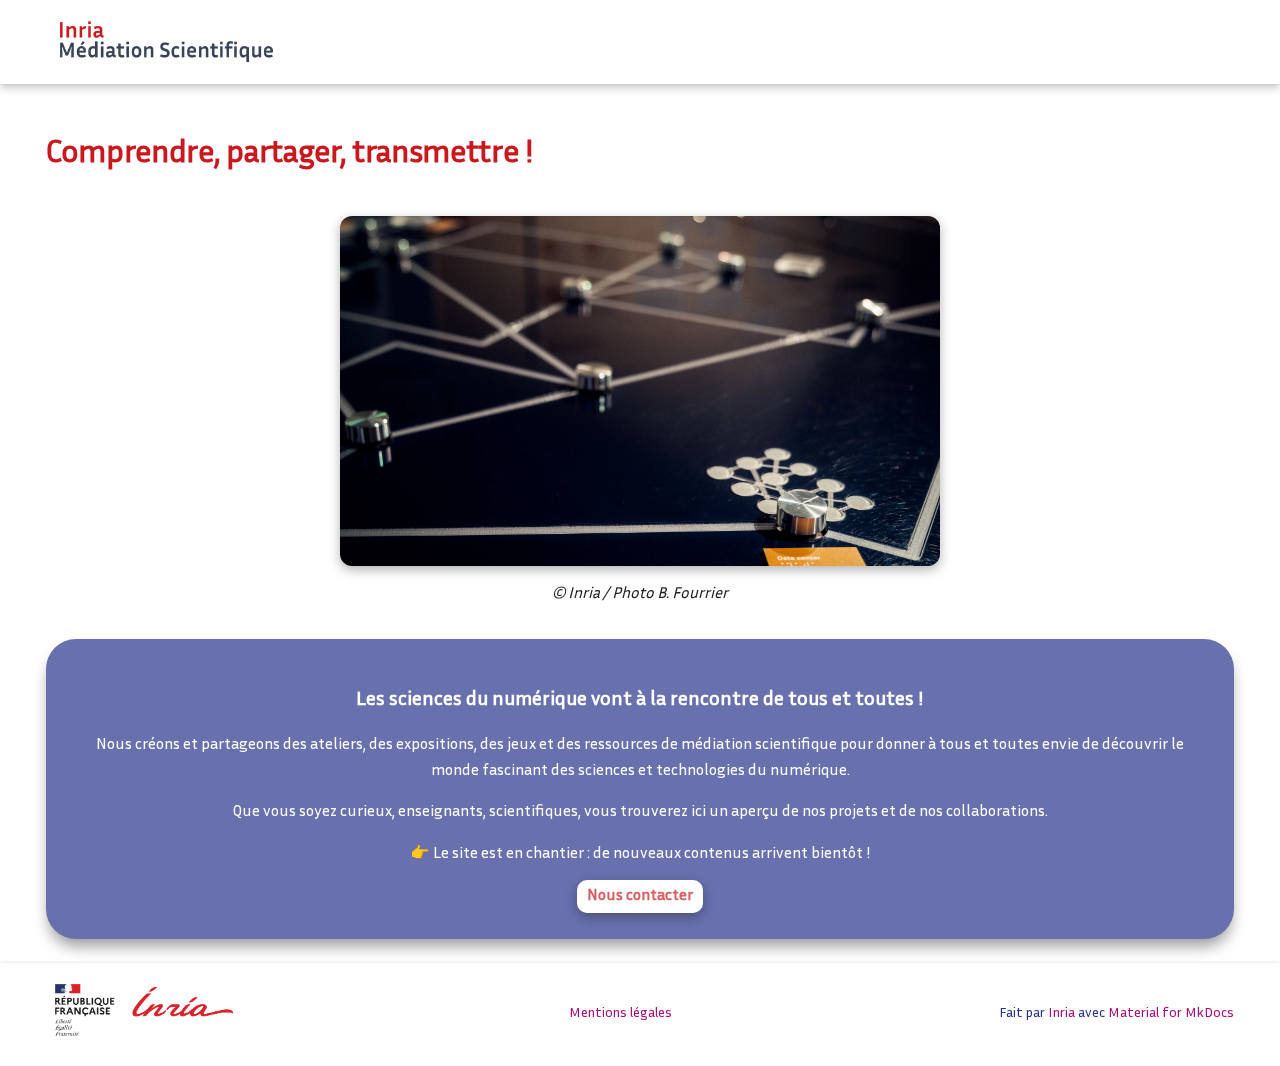
<file: staging/index.html>
<!DOCTYPE html><html lang="fr" class="no-js"><head>
    
      <meta charset="utf-8">
      <meta name="viewport" content="width=device-width,initial-scale=1">
      
        <meta name="description" content="Découvrez qui nous sommes, ce que nous faisons et où nous trouver.">
      
      
      
        <link rel="canonical" href="https://mediation-scientifique.inria.fr/staging/">
      
      
      
      
      <link rel="icon" href="assets/favicon.ico">
      <meta name="generator" content="mkdocs-1.6.1, mkdocs-material-9.6.21">
    
    
      
        <title>STAGINGAccueil - Médiation scientifique - Inria</title>
      
    
    
      <link rel="stylesheet" href="assets/stylesheets/main.2a3383ac.min.css">
      
        
        <link rel="stylesheet" href="assets/stylesheets/palette.06af60db.min.css">
      
      


    
    
      
    
    
      
        
        
        <link rel="preconnect" href="https://fonts.gstatic.com" crossorigin>
        <link rel="stylesheet" href="https://fonts.googleapis.com/css?family=InriaSans-Regular:300,300i,400,400i,700,700i%7CRoboto+Mono:400,400i,700,700i&amp;display=fallback">
        <style>:root{--md-text-font:"InriaSans-Regular";--md-code-font:"Roboto Mono"}</style>
      
    
    
      <link rel="stylesheet" href="stylesheets/extra.css">
    
    <script>__md_scope=new URL(".",location),__md_hash=e=>[...e].reduce(((e,_)=>(e<<5)-e+_.charCodeAt(0)),0),__md_get=(e,_=localStorage,t=__md_scope)=>JSON.parse(_.getItem(t.pathname+"."+e)),__md_set=(e,_,t=localStorage,a=__md_scope)=>{try{t.setItem(a.pathname+"."+e,JSON.stringify(_))}catch(e){}}</script>
    
      

    
    
    
  <link href="assets/stylesheets/glightbox.min.css" rel="stylesheet"><script src="assets/javascripts/glightbox.min.js"></script><style id="glightbox-style">
            html.glightbox-open { overflow: initial; height: 100%; }
            .gslide-title { margin-top: 0px; user-select: text; }
            .gslide-desc { color: #666; user-select: text; }
            .gslide-image img { background: white; }
            .gscrollbar-fixer { padding-right: 15px; }
            .gdesc-inner { font-size: 0.75rem; }
            body[data-md-color-scheme="slate"] .gdesc-inner { background: var(--md-default-bg-color); }
            body[data-md-color-scheme="slate"] .gslide-title { color: var(--md-default-fg-color); }
            body[data-md-color-scheme="slate"] .gslide-desc { color: var(--md-default-fg-color); }
        </style></head>
  
  
    
    
    
    
    
    <body dir="ltr" data-md-color-scheme="default" data-md-color-primary="custom" data-md-color-accent="custom">
  
    
    <input class="md-toggle" data-md-toggle="drawer" type="checkbox" id="__drawer" autocomplete="off">
    <input class="md-toggle" data-md-toggle="search" type="checkbox" id="__search" autocomplete="off">
    <label class="md-overlay" for="__drawer"></label>
    <div data-md-component="skip">
      
        
        <a href="#bienvenue-a-la-mediation-scientifique-chez-inria" class="md-skip">
          Aller au contenu
        </a>
      
    </div>
    <div data-md-component="announce">
      
    </div>
    
    
      

  

<header class="md-header md-header--shadow" data-md-component="header">
  <nav class="md-header__inner md-grid" aria-label="En-tête">
    <a href="." title="Médiation scientifique - Inria" class="md-header__button md-logo" aria-label="Médiation scientifique - Inria" data-md-component="logo">
      
  <img src="assets/Inria-mediation.png" alt="logo">

    </a>
    <label class="md-header__button md-icon" for="__drawer">
      
      <svg xmlns="http://www.w3.org/2000/svg" viewBox="0 0 24 24"><path d="M3 6h18v2H3zm0 5h18v2H3zm0 5h18v2H3z"></path></svg>
    </label>
    <div class="md-header__title" data-md-component="header-title">
      <div class="md-header__ellipsis">
        <div class="md-header__topic">
          <span class="md-ellipsis">
            Médiation scientifique - Inria
          </span>
        </div>
        <div class="md-header__topic" data-md-component="header-topic">
          <span class="md-ellipsis">
            
              Accueil
            
          </span>
        </div>
      </div>
    </div>
    
      
    
    
    
    
    
  </nav>
  
</header>
    
    <div class="md-container" data-md-component="container">
      
      

        
          
        
      



      <main class="md-main" data-md-component="main">
        <div class="md-main__inner md-grid">
          
            
              
                
              
              <div class="md-sidebar md-sidebar--primary" data-md-component="sidebar" data-md-type="navigation" hidden>
                <div class="md-sidebar__scrollwrap">
                  <div class="md-sidebar__inner">
                    



<nav class="md-nav md-nav--primary" aria-label="Navigation" data-md-level="0">
  <label class="md-nav__title" for="__drawer">
    <a href="." title="Médiation scientifique - Inria" class="md-nav__button md-logo" aria-label="Médiation scientifique - Inria" data-md-component="logo">
      
  <img src="assets/Inria-mediation.png" alt="logo">

    </a>
    Médiation scientifique - Inria
  </label>
  
  <ul class="md-nav__list" data-md-scrollfix>
    
      
      
  
  
    
  
  
  
    <li class="md-nav__item md-nav__item--active">
      
      <input class="md-nav__toggle md-toggle" type="checkbox" id="__toc">
      
      
        
      
      
      <a href="." class="md-nav__link md-nav__link--active">
        
  
  
  <span class="md-ellipsis">
    La médiation scientifique chez Inria 
    
  </span>
  

      </a>
      
    </li>
  

    
  </ul>
</nav>
                  </div>
                </div>
              </div>
            
            
              
                
              
              <div class="md-sidebar md-sidebar--secondary" data-md-component="sidebar" data-md-type="toc" hidden>
                <div class="md-sidebar__scrollwrap">
                  <div class="md-sidebar__inner">
                    

<nav class="md-nav md-nav--secondary" aria-label="Table des matières">
  
  
  
    
  
  
</nav>
                  </div>
                </div>
              </div>
            
          
          
            <div class="md-content" data-md-component="content">
              <article class="md-content__inner md-typeset">
                
<section>
    <div>
        <div>
            <!-- Banner content -->
            <!--             <div class="title-logo-rf">
                <div class="title-logo-rf_img">
                    <a href="https://www.inria.fr/fr"><img src="assets/RF-Inria_Logo_RVB.png" alt="Logo Republique Francaise Inria"></a>
                    
                </div> -->
            <h1>Comprendre, partager, transmettre !</h1>
        </div>
        <div>
            <figure id="image-intro">
                <img src="assets/Inria-0338-075-HD.webp" alt="photo de l'espace d'exposition à Rocquencourt">
                <figcaption>© Inria / Photo B. Fourrier</figcaption>
            </figure>
            <div class="card-intro">
                <p><strong>Les sciences du numérique vont à la rencontre de tous et toutes !</strong></p>

                <p>Nous créons et partageons des ateliers, des expositions, des jeux et des ressources de médiation
                    scientifique pour donner à tous et toutes envie de découvrir le monde fascinant des sciences et
                    technologies du numérique.
                </p>
                <p>Que vous soyez curieux, enseignants, scientifiques, vous trouverez ici un aperçu de nos projets et de nos collaborations.
                </p>
                <p>👉 Le site est en chantier : de nouveaux contenus arrivent bientôt !</p>
                <div><a id="mailto" href="mailto:mediation-scientifique@inria.fr">Nous contacter</a></div>

            </div>


        </div>




    </div>
    </section></article></div>




              
            </div>
          
          
<script>var target=document.getElementById(location.hash.slice(1));target&&target.name&&(target.checked=target.name.startsWith("__tabbed_"))</script>
        </main></div>
        
      
      

<footer class="md-footer">
    <!-- Further information -->
    <div class="md-footer-meta md-typeset">
        <div class="md-footer-meta__inner md-grid">
            <div class="md-copyright logo-inria">
                <img src="./assets/logo-inria-rf.png" alt="logo Inria">
            </div>

            <div class="md-copyright">
                <a href="./Mention/mentions-legals">Mentions légales</a>
            </div>
            <!-- Copyright and theme information -->
<div class="md-copyright">
  
  
    Fait par
    <a href="https://www.inria.fr" target="_blank" rel="noopener">
      Inria
    </a>
    avec 
    <a href="https://squidfunk.github.io/mkdocs-material/" target="_blank" rel="noopener">
    Material for MkDocs
  </a>
  
</div>

        </div>
    </div>
</footer>


    
    <div class="md-dialog" data-md-component="dialog">
      <div class="md-dialog__inner md-typeset"></div>
    </div>
    
    
    
      
      <script id="__config" type="application/json">{"base": ".", "features": ["navigation.indexes", "navigation.sections"], "search": "assets/javascripts/workers/search.973d3a69.min.js", "tags": null, "translations": {"clipboard.copied": "Copi\u00e9 dans le presse-papier", "clipboard.copy": "Copier dans le presse-papier", "search.result.more.one": "1 de plus sur cette page", "search.result.more.other": "# de plus sur cette page", "search.result.none": "Aucun document trouv\u00e9", "search.result.one": "1 document trouv\u00e9", "search.result.other": "# documents trouv\u00e9s", "search.result.placeholder": "Taper pour d\u00e9marrer la recherche", "search.result.term.missing": "Non trouv\u00e9", "select.version": "S\u00e9lectionner la version"}, "version": null}</script>
    
    
      <script src="assets/javascripts/bundle.f55a23d4.min.js"></script>
      
        <script src="javascripts/extra.js"></script>
      
    
  
<script id="init-glightbox">const lightbox = GLightbox({"touchNavigation": true, "loop": false, "zoomable": true, "draggable": true, "openEffect": "zoom", "closeEffect": "zoom", "slideEffect": "slide"});
document$.subscribe(()=>{ lightbox.reload(); });
</script></body></html>
</file>
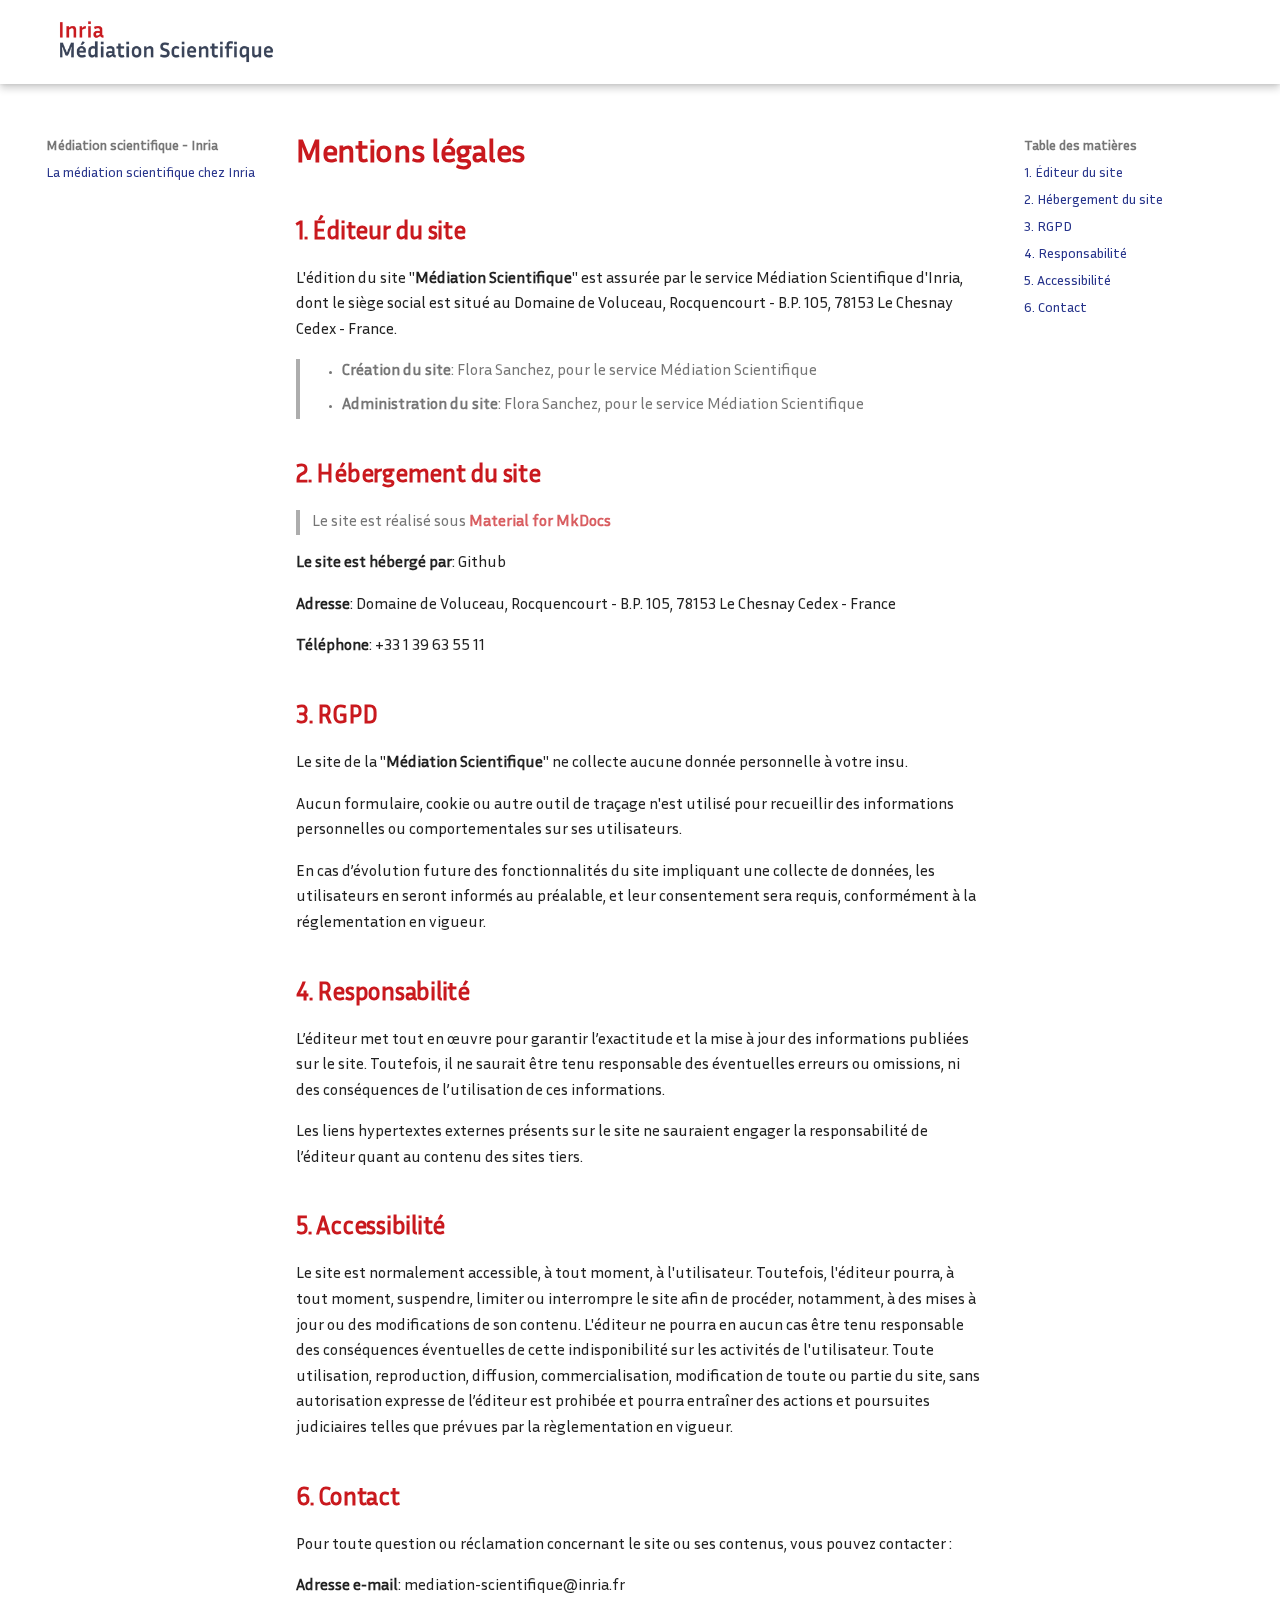
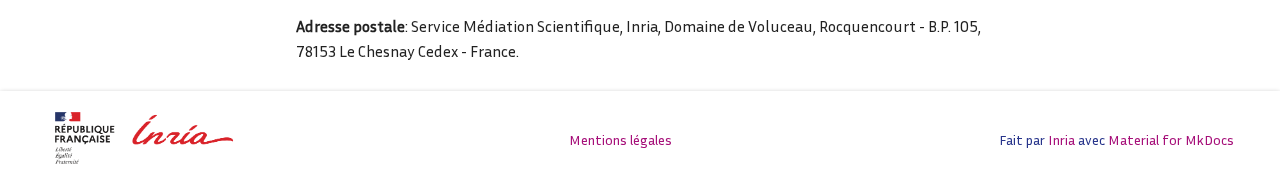
<file: staging/Mention/mentions-legals/index.html>
<!DOCTYPE html><html lang="fr" class="no-js"><head>
    
      <meta charset="utf-8">
      <meta name="viewport" content="width=device-width,initial-scale=1">
      
        <meta name="description" content="Retrouvez toutes les mentions légales du site de la Médiation Scientifique d'Inria.">
      
      
      
        <link rel="canonical" href="https://mediation-scientifique.inria.fr/staging/Mention/mentions-legals/">
      
      
        <link rel="prev" href="../..">
      
      
      
      <link rel="icon" href="../../assets/favicon.ico">
      <meta name="generator" content="mkdocs-1.6.1, mkdocs-material-9.6.21">
    
    
      
        <title>Mentions légales - Médiation scientifique - Inria</title>
      
    
    
      <link rel="stylesheet" href="../../assets/stylesheets/main.2a3383ac.min.css">
      
        
        <link rel="stylesheet" href="../../assets/stylesheets/palette.06af60db.min.css">
      
      


    
    
      
    
    
      
        
        
        <link rel="preconnect" href="https://fonts.gstatic.com" crossorigin>
        <link rel="stylesheet" href="https://fonts.googleapis.com/css?family=InriaSans-Regular:300,300i,400,400i,700,700i%7CRoboto+Mono:400,400i,700,700i&amp;display=fallback">
        <style>:root{--md-text-font:"InriaSans-Regular";--md-code-font:"Roboto Mono"}</style>
      
    
    
      <link rel="stylesheet" href="../../stylesheets/extra.css">
    
    <script>__md_scope=new URL("../..",location),__md_hash=e=>[...e].reduce(((e,_)=>(e<<5)-e+_.charCodeAt(0)),0),__md_get=(e,_=localStorage,t=__md_scope)=>JSON.parse(_.getItem(t.pathname+"."+e)),__md_set=(e,_,t=localStorage,a=__md_scope)=>{try{t.setItem(a.pathname+"."+e,JSON.stringify(_))}catch(e){}}</script>
    
      

    
    
    
  <link href="../../assets/stylesheets/glightbox.min.css" rel="stylesheet"><script src="../../assets/javascripts/glightbox.min.js"></script><style id="glightbox-style">
            html.glightbox-open { overflow: initial; height: 100%; }
            .gslide-title { margin-top: 0px; user-select: text; }
            .gslide-desc { color: #666; user-select: text; }
            .gslide-image img { background: white; }
            .gscrollbar-fixer { padding-right: 15px; }
            .gdesc-inner { font-size: 0.75rem; }
            body[data-md-color-scheme="slate"] .gdesc-inner { background: var(--md-default-bg-color); }
            body[data-md-color-scheme="slate"] .gslide-title { color: var(--md-default-fg-color); }
            body[data-md-color-scheme="slate"] .gslide-desc { color: var(--md-default-fg-color); }
        </style></head>
  
  
    
    
    
    
    
    <body dir="ltr" data-md-color-scheme="default" data-md-color-primary="custom" data-md-color-accent="custom">
  
    
    <input class="md-toggle" data-md-toggle="drawer" type="checkbox" id="__drawer" autocomplete="off">
    <input class="md-toggle" data-md-toggle="search" type="checkbox" id="__search" autocomplete="off">
    <label class="md-overlay" for="__drawer"></label>
    <div data-md-component="skip">
      
        
        <a href="#mentions-legales" class="md-skip">
          Aller au contenu
        </a>
      
    </div>
    <div data-md-component="announce">
      
    </div>
    
    
      

  

<header class="md-header md-header--shadow" data-md-component="header">
  <nav class="md-header__inner md-grid" aria-label="En-tête">
    <a href="../.." title="Médiation scientifique - Inria" class="md-header__button md-logo" aria-label="Médiation scientifique - Inria" data-md-component="logo">
      
  <img src="../../assets/Inria-mediation.png" alt="logo">

    </a>
    <label class="md-header__button md-icon" for="__drawer">
      
      <svg xmlns="http://www.w3.org/2000/svg" viewBox="0 0 24 24"><path d="M3 6h18v2H3zm0 5h18v2H3zm0 5h18v2H3z"></path></svg>
    </label>
    <div class="md-header__title" data-md-component="header-title">
      <div class="md-header__ellipsis">
        <div class="md-header__topic">
          <span class="md-ellipsis">
            Médiation scientifique - Inria
          </span>
        </div>
        <div class="md-header__topic" data-md-component="header-topic">
          <span class="md-ellipsis">
            
              Mentions légales
            
          </span>
        </div>
      </div>
    </div>
    
      
    
    
    
    
    
  </nav>
  
</header>
    
    <div class="md-container" data-md-component="container">
      
      
        
          
        
      
      <main class="md-main" data-md-component="main">
        <div class="md-main__inner md-grid">
          
            
              
              <div class="md-sidebar md-sidebar--primary" data-md-component="sidebar" data-md-type="navigation">
                <div class="md-sidebar__scrollwrap">
                  <div class="md-sidebar__inner">
                    



<nav class="md-nav md-nav--primary" aria-label="Navigation" data-md-level="0">
  <label class="md-nav__title" for="__drawer">
    <a href="../.." title="Médiation scientifique - Inria" class="md-nav__button md-logo" aria-label="Médiation scientifique - Inria" data-md-component="logo">
      
  <img src="../../assets/Inria-mediation.png" alt="logo">

    </a>
    Médiation scientifique - Inria
  </label>
  
  <ul class="md-nav__list" data-md-scrollfix>
    
      
      
  
  
  
  
    <li class="md-nav__item">
      <a href="../.." class="md-nav__link">
        
  
  
  <span class="md-ellipsis">
    La médiation scientifique chez Inria 
    
  </span>
  

      </a>
    </li>
  

    
  </ul>
</nav>
                  </div>
                </div>
              </div>
            
            
              
              <div class="md-sidebar md-sidebar--secondary" data-md-component="sidebar" data-md-type="toc">
                <div class="md-sidebar__scrollwrap">
                  <div class="md-sidebar__inner">
                    

<nav class="md-nav md-nav--secondary" aria-label="Table des matières">
  
  
  
    
  
  
    <label class="md-nav__title" for="__toc">
      <span class="md-nav__icon md-icon"></span>
      Table des matières
    </label>
    <ul class="md-nav__list" data-md-component="toc" data-md-scrollfix>
      
        <li class="md-nav__item">
  <a href="#1-editeur-du-site" class="md-nav__link">
    <span class="md-ellipsis">
      1. Éditeur du site
    </span>
  </a>
  
</li>
      
        <li class="md-nav__item">
  <a href="#2-hebergement-du-site" class="md-nav__link">
    <span class="md-ellipsis">
      2. Hébergement du site
    </span>
  </a>
  
</li>
      
        <li class="md-nav__item">
  <a href="#3-rgpd" class="md-nav__link">
    <span class="md-ellipsis">
      3. RGPD
    </span>
  </a>
  
</li>
      
        <li class="md-nav__item">
  <a href="#4-responsabilite" class="md-nav__link">
    <span class="md-ellipsis">
      4. Responsabilité
    </span>
  </a>
  
</li>
      
        <li class="md-nav__item">
  <a href="#5-accessibilite" class="md-nav__link">
    <span class="md-ellipsis">
      5. Accessibilité
    </span>
  </a>
  
</li>
      
        <li class="md-nav__item">
  <a href="#6-contact" class="md-nav__link">
    <span class="md-ellipsis">
      6. Contact
    </span>
  </a>
  
</li>
      
    </ul>
  
</nav>
                  </div>
                </div>
              </div>
            
          
          
            <div class="md-content" data-md-component="content">
              <article class="md-content__inner md-typeset">
                
                  



<div><h1 id="mentions-legales">Mentions légales</h1>
<h2 id="1-editeur-du-site">1. Éditeur du site</h2>
<p>L'édition du site "<strong>Médiation Scientifique</strong>" est assurée par le service Médiation Scientifique d'Inria, dont le siège social est situé au Domaine de Voluceau, Rocquencourt - B.P. 105, 78153 Le Chesnay Cedex - France.</p>
<blockquote>
<ul>
<li><strong>Création du site</strong>: Flora Sanchez, pour le service Médiation Scientifique</li>
<li><strong>Administration du site</strong>: Flora Sanchez, pour le service Médiation Scientifique</li>
</ul>
</blockquote>
<h2 id="2-hebergement-du-site">2. Hébergement du site</h2>
<blockquote>
<p>Le site est réalisé sous <a href="https://squidfunk.github.io/mkdocs-material/">Material for MkDocs</a> </p>
</blockquote>
<p><strong>Le site est hébergé par</strong>: Github</p>
<p><strong>Adresse</strong>: Domaine de Voluceau, Rocquencourt - B.P. 105, 78153 Le Chesnay Cedex - France</p>
<p><strong>Téléphone</strong>: +33 1 39 63 55 11</p>
<h2 id="3-rgpd">3. RGPD</h2>
<p>Le site de la "<strong>Médiation Scientifique</strong>" ne collecte aucune donnée personnelle à votre insu.</p>
<p>Aucun formulaire, cookie ou autre outil de traçage n'est utilisé pour recueillir des informations personnelles ou comportementales sur ses utilisateurs.</p>
<p>En cas d’évolution future des fonctionnalités du site impliquant une collecte de données, les utilisateurs en seront informés au préalable, et leur consentement sera requis, conformément à la réglementation en vigueur.</p>
<h2 id="4-responsabilite">4. Responsabilité</h2>
<p>L’éditeur met tout en œuvre pour garantir l’exactitude et la mise à jour des informations publiées sur le site. Toutefois, il ne saurait être tenu responsable des éventuelles erreurs ou omissions, ni des conséquences de l’utilisation de ces informations.</p>
<p>Les liens hypertextes externes présents sur le site ne sauraient engager la responsabilité de l’éditeur quant au contenu des sites tiers.</p>
<h2 id="5-accessibilite">5. Accessibilité</h2>
<p>Le site est normalement accessible, à tout moment, à l'utilisateur. Toutefois, l'éditeur pourra, à tout moment, suspendre, limiter ou interrompre le site afin de procéder, notamment, à des mises à jour ou des modifications de son contenu. L'éditeur ne pourra en aucun cas être tenu responsable des conséquences éventuelles de cette indisponibilité sur les activités de l'utilisateur.
Toute utilisation, reproduction, diffusion, commercialisation, modification de toute ou partie du site, sans autorisation expresse de l’éditeur est prohibée et pourra entraîner des actions et poursuites judiciaires telles que prévues par la règlementation en vigueur.</p>
<h2 id="6-contact">6. Contact</h2>
<p>Pour toute question ou réclamation concernant le site ou ses contenus, vous pouvez contacter :</p>
<p><strong>Adresse e-mail</strong>: mediation-scientifique@inria.fr</p>
<p><strong>Adresse postale</strong>: Service Médiation Scientifique, Inria, Domaine de Voluceau, Rocquencourt - B.P. 105, 78153 Le Chesnay Cedex - France.</p></div>







  
  






                
              </article>
            </div>
          
          
<script>var target=document.getElementById(location.hash.slice(1));target&&target.name&&(target.checked=target.name.startsWith("__tabbed_"))</script>
        </div>
        
      </main>
      
        <!-- Footer -->
<footer class="md-footer">

  <!-- Link to previous and/or next page -->
  

  
  <!-- Further information -->
  <div class="md-footer-meta md-typeset">
    <div class="md-footer-meta__inner md-grid">


        <div class="md-copyright logo-inria">
            <img src="../../assets/logo-inria-rf.png" alt="logo Inria">
        </div>

        <div class="md-copyright">
            <a href="../../Mention/mentions-legals">Mentions légales</a>
        </div>
        <!-- Copyright and theme information -->
<div class="md-copyright">
  
  
    Fait par
    <a href="https://www.inria.fr" target="_blank" rel="noopener">
      Inria
    </a>
    avec 
    <a href="https://squidfunk.github.io/mkdocs-material/" target="_blank" rel="noopener">
    Material for MkDocs
  </a>
  
</div>

    </div>
</div>
</footer>

      
    </div>
    <div class="md-dialog" data-md-component="dialog">
      <div class="md-dialog__inner md-typeset"></div>
    </div>
    
    
    
      
      <script id="__config" type="application/json">{"base": "../..", "features": ["navigation.indexes", "navigation.sections"], "search": "../../assets/javascripts/workers/search.973d3a69.min.js", "tags": null, "translations": {"clipboard.copied": "Copi\u00e9 dans le presse-papier", "clipboard.copy": "Copier dans le presse-papier", "search.result.more.one": "1 de plus sur cette page", "search.result.more.other": "# de plus sur cette page", "search.result.none": "Aucun document trouv\u00e9", "search.result.one": "1 document trouv\u00e9", "search.result.other": "# documents trouv\u00e9s", "search.result.placeholder": "Taper pour d\u00e9marrer la recherche", "search.result.term.missing": "Non trouv\u00e9", "select.version": "S\u00e9lectionner la version"}, "version": null}</script>
    
    
      <script src="../../assets/javascripts/bundle.f55a23d4.min.js"></script>
      
        <script src="../../javascripts/extra.js"></script>
      
    
  
<script id="init-glightbox">const lightbox = GLightbox({"touchNavigation": true, "loop": false, "zoomable": true, "draggable": true, "openEffect": "zoom", "closeEffect": "zoom", "slideEffect": "slide"});
document$.subscribe(()=>{ lightbox.reload(); });
</script></body></html>
</file>
<file: staging/stylesheets/extra.css>
:root {
  /* Primary color shades */
  --md-primary-fg-color: #27348b;
  --md-primary-fg-color--light: #6870ae;
  --md-primary-fg-color--dark: #27348b;

  /* Accent color shades */
  --md-accent-fg-color: #c9191e;
  --md-accent-fg-color--light: #d95e61;
  --md-accent-fg-color--dark: #c9191e;
  

  --md-third-color: #a60f79;
  --md-third-color--light: #eccfe5;
  --md-third-color--dark: #8f0d68;

  --md-fourth-color: 	#d6bc86;
  --md-fourth-color--light: #e2D0aa;
  --md-fourth-color--dark: #ac966b;

  /* @font-face {
      font-family: "Roboto Slab";
      src: "https://fonts.googleapis.com/css2?family=Roboto+Slab:wght@100..900&display=swap" rel="stylesheet";
    }
    */
}

@font-face {
  font-family: "InriaSans-Regular";
  src: url('../fonts/InriaSans-Regular.woff2') format('woff2'),
       url('../fonts/InriaSans-Regular.woff') format('woff');
}

html {
  scroll-behavior: smooth;
}

/*Apparence annotation*/
.md-typeset .admonition,
.md-typeset details {
  border-width: 0;
  border-left-width: 4px;
}

/*Note annotation*/
.md-typeset .note>.admonition-title,
.md-typeset .note>summary {
  font-size: .8rem;
  background-color: var(--md-fourth-color--light);
}

.md-typeset .admonition.note,
.md-typeset details.note {
  border-color: var(--md-fourth-color);
}

.md-typeset .note>.admonition-title:before {
  background-color: var(-md-fourth-color);
}

/*Icon note*/
.md-typeset .note>summary:before {
  background-color: var(--md-fourth-color);
}

/*Fleche note*/
.md-typeset .note>summary:after {
  background-color: var(--md-fourth-color);
}

.md-typeset .note>.admonition-title:before {
  background-color: var(--md-fourth-color--dark);
}

.md-typeset .note>summary:before {
  background-color: var(--md-fourth-color--dark);
}

.md-typeset .note>summary:after {
  background-color: var(--md-fourth-color--dark);
}

/*info annotation*/
.md-typeset .info>.admonition-title,
.md-typeset .info>summary {
  font-size: .8rem;
  background-color: var(--md-third-color--light);
}

.md-typeset .admonition.info,
.md-typeset details.info {
  border-color: var(--md-third-color);
}

.md-typeset .info>.admonition-title:before {
  background-color: var(--md-third-color);
}

/*Icon info*/
.md-typeset .info>summary:before {
  background-color: var(--md-third-color);
}

/*Fleche info*/
.md-typeset .info>summary:after {
  background-color: var(--md-accent-fg-color);
}


/*Typo*/
.md-typeset h2,
.md-typeset h3,
.md-typeset h4 {
  color: var(--md-accent-fg-color--dark);
  font-weight: bold;
  /*font-family: Roboto Slab;*/
}

.md-typeset h1 {
  font-weight: bold;
  color: var(--md-accent-fg-color);
}

/* .md-typeset h2 {
  color: var(--md-accent-fg-color--light);
} */

.md-typeset .admonition,
.md-typeset details {
  font-size: .8rem;
}


/*Carte trombinoscope*/

.md-button {
  border: 0.1rem solid;
  border-radius: 15px;
  color: var(--md-accent-fg-color);
  cursor: pointer;
  display: inline-block;
  font-weight: 700;
  padding: 0.625em 2em;
  margin: 0 0 30px 0;
  transition: color 125ms, background-color 125ms, border-color 125ms;
}


.md-flex {
  display: flex;
  justify-content: center;
  flex-wrap: wrap;
}

.md-card {
  display: flex;
  align-items: center;
  min-width: 300px;
  padding: 1rem 1rem 1rem;
  margin: 15px 8px;
  background: white;
  border-radius: 5px;
  box-shadow: 0px 4px 5px 0px rgba(0, 0, 0, 0.10), 0px 1px 20px 0px rgba(0, 0, 0, 0.10);
  text-align: center;
}
.md-card-info_title {
  display: flex;
  align-items: baseline;
  gap: 20px;
  margin: 0 50px;
}
.md-card-info_description {
  margin: 0 50px;
}
.md-card p {
  text-align: left;
  text-indent: 5%;
}

.md-card>h4 {
  margin: 0 0 10px 0;
  color: #40455a;
}

.md-card img {
  height: 190px;
  width: 310px;
  max-width: 310px;
  object-fit: cover;
}

.md-card:nth-child(even) .md-card-image img {
  border-radius: 42% 58% 33% 67% / 45% 41% 59% 55%;
  /* Border radius for even divs */
}

.md-card:nth-child(odd) .md-card-image img {
  border-radius: 67% 33% 64% 36% / 45% 65% 35% 55%;
  /* Border radius for odd divs */
}

.auteur {
  text-align: center;
}

.md-tabs {
  background-color: var(--md-default-fg-color--lightest);
}

.md-typeset h3 {
  color: var(--md-primary-fg-color--dark);
  font-weight: 500;
}

.md-typeset h4 {
  color: var(--md-accent-fg-color--dark);
}

/* banner wave*/

.mdx-hero__image img {
  height: auto;
  width: 100%;
}

.image-large {
  display: none;
}

.image-small {
  display: block;
}

.mdx-hero__content {
  margin: 35px 100px 0 100px;
}

/* Color footer */
.md-footer {
  background-color: white;
  box-shadow: 0 0 .2rem #0000001a, 0 .2rem .4rem #0003;
}

.md-copyright { 
  font-size: 14px;
  color: var(--md-primary-fg-color);
}
html .md-footer-meta.md-typeset a { 
  font-weight: normal;
  color: var(--md-third-color);
}
html .md-footer-meta.md-typeset a:hover{
  color: var(--md-accent-fg-color);
}
/*Permet de retirer le filtre gris du footer*/
.md-footer-meta{
  background-color: transparent;
}

/*Header logo et titre*/
.logo-inria img {
  height: 70px;
  border-radius: 5px;
}

/*position du figcaption images*/
.md-typeset figure {
  position: relative;
}

 /*footer image*/
 .mdx-footer__image img {
  width: 100%;
  
}

.md-typeset a {
  color: var(--md-accent-fg-color--light);
  font-weight: bold ;
}

.md-typeset a:hover {
  color: var(--md-fourth-color--dark);
}


.title-logo-rf {
  display: flex;
  flex-wrap: wrap;
  justify-content: space-between;

}
.title-logo-rf_img img {
  max-width: 250px;
}

.card-intro {
  background-color: var(--md-primary-fg-color--light);
  box-shadow: 0px 10px 15px -3px rgba(0,0,0,0.4);
  border-radius: 30px;
  color: white;
  padding: 30px;
  text-align: center;
}

.card-intro p strong {
  font-size: 20px;
}

#image-intro img {
  box-shadow: rgba(0, 0, 0, 0.3) 0px 4px 12px;
  border-radius: 12px;
  width: 600px;
  max-height: 350px;
  object-fit: cover;
}

#mailto {
  background: white;
    padding: 10px;
    border-radius: 10px;
    box-shadow: rgba(0, 0, 0, 0.3) 0px 4px 12px;
}

/*Taille Logo*/
.md-header__button.md-logo img, .md-header__button.md-logo svg {
  height: 3rem;
  }
  .md-header {
    background-color: white;
  }
  .md-header__button {
    color: var(--md-accent-fg-color);
  }

  .md-header__title>.md-header__ellipsis {
    display: none;
  }

  .md-ellipsis {
    color: var(--md-primary-fg-color);
  }

  @media screen and (max-width: 76.2344em) {

    .md-nav--primary .md-nav__title[for=__drawer]{
      background-color: white;
    }

    .md-header__title>.md-header__ellipsis {
      display: contents;
    }
  }
</file>
<file: staging/assets/stylesheets/main.2a3383ac.min.css>
@charset "UTF-8";html{-webkit-text-size-adjust:none;-moz-text-size-adjust:none;text-size-adjust:none;box-sizing:border-box}*,:after,:before{box-sizing:inherit}@media (prefers-reduced-motion){*,:after,:before{transition:none!important}}body{margin:0}a,button,input,label{-webkit-tap-highlight-color:transparent}a{color:inherit;text-decoration:none}hr{border:0;box-sizing:initial;display:block;height:.05rem;overflow:visible;padding:0}small{font-size:80%}sub,sup{line-height:1em}img{border-style:none}table{border-collapse:initial;border-spacing:0}td,th{font-weight:400;vertical-align:top}button{background:#0000;border:0;font-family:inherit;font-size:inherit;margin:0;padding:0}input{border:0;outline:none}:root{--md-primary-fg-color:#4051b5;--md-primary-fg-color--light:#5d6cc0;--md-primary-fg-color--dark:#303fa1;--md-primary-bg-color:#fff;--md-primary-bg-color--light:#ffffffb3;--md-accent-fg-color:#526cfe;--md-accent-fg-color--transparent:#526cfe1a;--md-accent-bg-color:#fff;--md-accent-bg-color--light:#ffffffb3}[data-md-color-scheme=default]{color-scheme:light}[data-md-color-scheme=default] img[src$="#gh-dark-mode-only"],[data-md-color-scheme=default] img[src$="#only-dark"]{display:none}:root,[data-md-color-scheme=default]{--md-hue:225deg;--md-default-fg-color:#000000de;--md-default-fg-color--light:#0000008a;--md-default-fg-color--lighter:#00000052;--md-default-fg-color--lightest:#00000012;--md-default-bg-color:#fff;--md-default-bg-color--light:#ffffffb3;--md-default-bg-color--lighter:#ffffff4d;--md-default-bg-color--lightest:#ffffff1f;--md-code-fg-color:#36464e;--md-code-bg-color:#f5f5f5;--md-code-hl-color:#4287ff;--md-code-hl-color--light:#4287ff1a;--md-code-hl-number-color:#d52a2a;--md-code-hl-special-color:#db1457;--md-code-hl-function-color:#a846b9;--md-code-hl-constant-color:#6e59d9;--md-code-hl-keyword-color:#3f6ec6;--md-code-hl-string-color:#1c7d4d;--md-code-hl-name-color:var(--md-code-fg-color);--md-code-hl-operator-color:var(--md-default-fg-color--light);--md-code-hl-punctuation-color:var(--md-default-fg-color--light);--md-code-hl-comment-color:var(--md-default-fg-color--light);--md-code-hl-generic-color:var(--md-default-fg-color--light);--md-code-hl-variable-color:var(--md-default-fg-color--light);--md-typeset-color:var(--md-default-fg-color);--md-typeset-a-color:var(--md-primary-fg-color);--md-typeset-del-color:#f5503d26;--md-typeset-ins-color:#0bd57026;--md-typeset-kbd-color:#fafafa;--md-typeset-kbd-accent-color:#fff;--md-typeset-kbd-border-color:#b8b8b8;--md-typeset-mark-color:#ffff0080;--md-typeset-table-color:#0000001f;--md-typeset-table-color--light:rgba(0,0,0,.035);--md-admonition-fg-color:var(--md-default-fg-color);--md-admonition-bg-color:var(--md-default-bg-color);--md-warning-fg-color:#000000de;--md-warning-bg-color:#ff9;--md-footer-fg-color:#fff;--md-footer-fg-color--light:#ffffffb3;--md-footer-fg-color--lighter:#ffffff73;--md-footer-bg-color:#000000de;--md-footer-bg-color--dark:#00000052;--md-shadow-z1:0 0.2rem 0.5rem #0000000d,0 0 0.05rem #0000001a;--md-shadow-z2:0 0.2rem 0.5rem #0000001a,0 0 0.05rem #00000040;--md-shadow-z3:0 0.2rem 0.5rem #0003,0 0 0.05rem #00000059}.md-icon svg{fill:currentcolor;display:block;height:1.2rem;width:1.2rem}body{-webkit-font-smoothing:antialiased;-moz-osx-font-smoothing:grayscale;--md-text-font-family:var(--md-text-font,_),-apple-system,BlinkMacSystemFont,Helvetica,Arial,sans-serif;--md-code-font-family:var(--md-code-font,_),SFMono-Regular,Consolas,Menlo,monospace}aside,body,input{font-feature-settings:"kern","liga";color:var(--md-typeset-color);font-family:var(--md-text-font-family)}code,kbd,pre{font-feature-settings:"kern";font-family:var(--md-code-font-family)}:root{--md-typeset-table-sort-icon:url('data:image/svg+xml;charset=utf-8,<svg xmlns="http://www.w3.org/2000/svg" viewBox="0 0 24 24"><path d="m18 21-4-4h3V7h-3l4-4 4 4h-3v10h3M2 19v-2h10v2M2 13v-2h7v2M2 7V5h4v2z"/></svg>');--md-typeset-table-sort-icon--asc:url('data:image/svg+xml;charset=utf-8,<svg xmlns="http://www.w3.org/2000/svg" viewBox="0 0 24 24"><path d="M19 17h3l-4 4-4-4h3V3h2M2 17h10v2H2M6 5v2H2V5m0 6h7v2H2z"/></svg>');--md-typeset-table-sort-icon--desc:url('data:image/svg+xml;charset=utf-8,<svg xmlns="http://www.w3.org/2000/svg" viewBox="0 0 24 24"><path d="M19 7h3l-4-4-4 4h3v14h2M2 17h10v2H2M6 5v2H2V5m0 6h7v2H2z"/></svg>')}.md-typeset{-webkit-print-color-adjust:exact;color-adjust:exact;font-size:.8rem;line-height:1.6;overflow-wrap:break-word}@media print{.md-typeset{font-size:.68rem}}.md-typeset blockquote,.md-typeset dl,.md-typeset figure,.md-typeset ol,.md-typeset pre,.md-typeset ul{margin-bottom:1em;margin-top:1em}.md-typeset h1{color:var(--md-default-fg-color--light);font-size:2em;line-height:1.3;margin:0 0 1.25em}.md-typeset h1,.md-typeset h2{font-weight:300;letter-spacing:-.01em}.md-typeset h2{font-size:1.5625em;line-height:1.4;margin:1.6em 0 .64em}.md-typeset h3{font-size:1.25em;font-weight:400;letter-spacing:-.01em;line-height:1.5;margin:1.6em 0 .8em}.md-typeset h2+h3{margin-top:.8em}.md-typeset h4{font-weight:700;letter-spacing:-.01em;margin:1em 0}.md-typeset h5,.md-typeset h6{color:var(--md-default-fg-color--light);font-size:.8em;font-weight:700;letter-spacing:-.01em;margin:1.25em 0}.md-typeset h5{text-transform:uppercase}.md-typeset h5 code{text-transform:none}.md-typeset hr{border-bottom:.05rem solid var(--md-default-fg-color--lightest);display:flow-root;margin:1.5em 0}.md-typeset a{color:var(--md-typeset-a-color);word-break:break-word}.md-typeset a,.md-typeset a:before{transition:color 125ms}.md-typeset a:focus,.md-typeset a:hover{color:var(--md-accent-fg-color)}.md-typeset a:focus code,.md-typeset a:hover code{background-color:var(--md-accent-fg-color--transparent)}.md-typeset a code{color:currentcolor;transition:background-color 125ms}.md-typeset a.focus-visible{outline-color:var(--md-accent-fg-color);outline-offset:.2rem}.md-typeset code,.md-typeset kbd,.md-typeset pre{color:var(--md-code-fg-color);direction:ltr;font-variant-ligatures:none}@media print{.md-typeset code,.md-typeset kbd,.md-typeset pre{white-space:pre-wrap}}.md-typeset code{background-color:var(--md-code-bg-color);border-radius:.1rem;-webkit-box-decoration-break:clone;box-decoration-break:clone;font-size:.85em;padding:0 .2941176471em;word-break:break-word}.md-typeset code:not(.focus-visible){-webkit-tap-highlight-color:transparent;outline:none}.md-typeset pre{display:flow-root;line-height:1.4;position:relative}.md-typeset pre>code{-webkit-box-decoration-break:slice;box-decoration-break:slice;box-shadow:none;display:block;margin:0;outline-color:var(--md-accent-fg-color);overflow:auto;padding:.7720588235em 1.1764705882em;scrollbar-color:var(--md-default-fg-color--lighter) #0000;scrollbar-width:thin;touch-action:auto;word-break:normal}.md-typeset pre>code:hover{scrollbar-color:var(--md-accent-fg-color) #0000}.md-typeset pre>code::-webkit-scrollbar{height:.2rem;width:.2rem}.md-typeset pre>code::-webkit-scrollbar-thumb{background-color:var(--md-default-fg-color--lighter)}.md-typeset pre>code::-webkit-scrollbar-thumb:hover{background-color:var(--md-accent-fg-color)}.md-typeset kbd{background-color:var(--md-typeset-kbd-color);border-radius:.1rem;box-shadow:0 .1rem 0 .05rem var(--md-typeset-kbd-border-color),0 .1rem 0 var(--md-typeset-kbd-border-color),0 -.1rem .2rem var(--md-typeset-kbd-accent-color) inset;color:var(--md-default-fg-color);display:inline-block;font-size:.75em;padding:0 .6666666667em;vertical-align:text-top;word-break:break-word}.md-typeset mark{background-color:var(--md-typeset-mark-color);-webkit-box-decoration-break:clone;box-decoration-break:clone;color:inherit;word-break:break-word}.md-typeset abbr{border-bottom:.05rem dotted var(--md-default-fg-color--light);cursor:help;text-decoration:none}.md-typeset small{opacity:.75}[dir=ltr] .md-typeset sub,[dir=ltr] .md-typeset sup{margin-left:.078125em}[dir=rtl] .md-typeset sub,[dir=rtl] .md-typeset sup{margin-right:.078125em}[dir=ltr] .md-typeset blockquote{padding-left:.6rem}[dir=rtl] .md-typeset blockquote{padding-right:.6rem}[dir=ltr] .md-typeset blockquote{border-left:.2rem solid var(--md-default-fg-color--lighter)}[dir=rtl] .md-typeset blockquote{border-right:.2rem solid var(--md-default-fg-color--lighter)}.md-typeset blockquote{color:var(--md-default-fg-color--light);margin-left:0;margin-right:0}.md-typeset ul{list-style-type:disc}.md-typeset ul[type]{list-style-type:revert-layer}[dir=ltr] .md-typeset ol,[dir=ltr] .md-typeset ul{margin-left:.625em}[dir=rtl] .md-typeset ol,[dir=rtl] .md-typeset ul{margin-right:.625em}.md-typeset ol,.md-typeset ul{padding:0}.md-typeset ol:not([hidden]),.md-typeset ul:not([hidden]){display:flow-root}.md-typeset ol ol,.md-typeset ul ol{list-style-type:lower-alpha}.md-typeset ol ol ol,.md-typeset ul ol ol{list-style-type:lower-roman}.md-typeset ol ol ol ol,.md-typeset ul ol ol ol{list-style-type:upper-alpha}.md-typeset ol ol ol ol ol,.md-typeset ul ol ol ol ol{list-style-type:upper-roman}.md-typeset ol[type],.md-typeset ul[type]{list-style-type:revert-layer}[dir=ltr] .md-typeset ol li,[dir=ltr] .md-typeset ul li{margin-left:1.25em}[dir=rtl] .md-typeset ol li,[dir=rtl] .md-typeset ul li{margin-right:1.25em}.md-typeset ol li,.md-typeset ul li{margin-bottom:.5em}.md-typeset ol li blockquote,.md-typeset ol li p,.md-typeset ul li blockquote,.md-typeset ul li p{margin:.5em 0}.md-typeset ol li:last-child,.md-typeset ul li:last-child{margin-bottom:0}[dir=ltr] .md-typeset ol li ol,[dir=ltr] .md-typeset ol li ul,[dir=ltr] .md-typeset ul li ol,[dir=ltr] .md-typeset ul li ul{margin-left:.625em}[dir=rtl] .md-typeset ol li ol,[dir=rtl] .md-typeset ol li ul,[dir=rtl] .md-typeset ul li ol,[dir=rtl] .md-typeset ul li ul{margin-right:.625em}.md-typeset ol li ol,.md-typeset ol li ul,.md-typeset ul li ol,.md-typeset ul li ul{margin-bottom:.5em;margin-top:.5em}[dir=ltr] .md-typeset dd{margin-left:1.875em}[dir=rtl] .md-typeset dd{margin-right:1.875em}.md-typeset dd{margin-bottom:1.5em;margin-top:1em}.md-typeset img,.md-typeset svg,.md-typeset video{height:auto;max-width:100%}.md-typeset img[align=left]{margin:1em 1em 1em 0}.md-typeset img[align=right]{margin:1em 0 1em 1em}.md-typeset img[align]:only-child{margin-top:0}.md-typeset figure{display:flow-root;margin:1em auto;max-width:100%;text-align:center;width:-moz-fit-content;width:fit-content}.md-typeset figure img{display:block;margin:0 auto}.md-typeset figcaption{font-style:italic;margin:1em auto;max-width:24rem}.md-typeset iframe{max-width:100%}.md-typeset table:not([class]){background-color:var(--md-default-bg-color);border:.05rem solid var(--md-typeset-table-color);border-radius:.1rem;display:inline-block;font-size:.64rem;max-width:100%;overflow:auto;touch-action:auto}@media print{.md-typeset table:not([class]){display:table}}.md-typeset table:not([class])+*{margin-top:1.5em}.md-typeset table:not([class]) td>:first-child,.md-typeset table:not([class]) th>:first-child{margin-top:0}.md-typeset table:not([class]) td>:last-child,.md-typeset table:not([class]) th>:last-child{margin-bottom:0}.md-typeset table:not([class]) td:not([align]),.md-typeset table:not([class]) th:not([align]){text-align:left}[dir=rtl] .md-typeset table:not([class]) td:not([align]),[dir=rtl] .md-typeset table:not([class]) th:not([align]){text-align:right}.md-typeset table:not([class]) th{font-weight:700;min-width:5rem;padding:.9375em 1.25em;vertical-align:top}.md-typeset table:not([class]) td{border-top:.05rem solid var(--md-typeset-table-color);padding:.9375em 1.25em;vertical-align:top}.md-typeset table:not([class]) tbody tr{transition:background-color 125ms}.md-typeset table:not([class]) tbody tr:hover{background-color:var(--md-typeset-table-color--light);box-shadow:0 .05rem 0 var(--md-default-bg-color) inset}.md-typeset table:not([class]) a{word-break:normal}.md-typeset table th[role=columnheader]{cursor:pointer}[dir=ltr] .md-typeset table th[role=columnheader]:after{margin-left:.5em}[dir=rtl] .md-typeset table th[role=columnheader]:after{margin-right:.5em}.md-typeset table th[role=columnheader]:after{content:"";display:inline-block;height:1.2em;-webkit-mask-image:var(--md-typeset-table-sort-icon);mask-image:var(--md-typeset-table-sort-icon);-webkit-mask-repeat:no-repeat;mask-repeat:no-repeat;-webkit-mask-size:contain;mask-size:contain;transition:background-color 125ms;vertical-align:text-bottom;width:1.2em}.md-typeset table th[role=columnheader]:hover:after{background-color:var(--md-default-fg-color--lighter)}.md-typeset table th[role=columnheader][aria-sort=ascending]:after{background-color:var(--md-default-fg-color--light);-webkit-mask-image:var(--md-typeset-table-sort-icon--asc);mask-image:var(--md-typeset-table-sort-icon--asc)}.md-typeset table th[role=columnheader][aria-sort=descending]:after{background-color:var(--md-default-fg-color--light);-webkit-mask-image:var(--md-typeset-table-sort-icon--desc);mask-image:var(--md-typeset-table-sort-icon--desc)}.md-typeset__scrollwrap{margin:1em -.8rem;overflow-x:auto;touch-action:auto}.md-typeset__table{display:inline-block;margin-bottom:.5em;padding:0 .8rem}@media print{.md-typeset__table{display:block}}html .md-typeset__table table{display:table;margin:0;overflow:hidden;width:100%}@media screen and (max-width:44.984375em){.md-content__inner>pre{margin:1em -.8rem}.md-content__inner>pre code{border-radius:0}}.md-typeset .md-author{border-radius:100%;display:block;flex-shrink:0;height:1.6rem;overflow:hidden;position:relative;transition:color 125ms,transform 125ms;width:1.6rem}.md-typeset .md-author img{display:block}.md-typeset .md-author--more{background:var(--md-default-fg-color--lightest);color:var(--md-default-fg-color--lighter);font-size:.6rem;font-weight:700;line-height:1.6rem;text-align:center}.md-typeset .md-author--long{height:2.4rem;width:2.4rem}.md-typeset a.md-author{transform:scale(1)}.md-typeset a.md-author img{border-radius:100%;filter:grayscale(100%) opacity(75%);transition:filter 125ms}.md-typeset a.md-author:focus,.md-typeset a.md-author:hover{transform:scale(1.1);z-index:1}.md-typeset a.md-author:focus img,.md-typeset a.md-author:hover img{filter:grayscale(0)}.md-banner{background-color:var(--md-footer-bg-color);color:var(--md-footer-fg-color);overflow:auto}@media print{.md-banner{display:none}}.md-banner--warning{background-color:var(--md-warning-bg-color);color:var(--md-warning-fg-color)}.md-banner__inner{font-size:.7rem;margin:.6rem auto;padding:0 .8rem}[dir=ltr] .md-banner__button{float:right}[dir=rtl] .md-banner__button{float:left}.md-banner__button{color:inherit;cursor:pointer;transition:opacity .25s}.no-js .md-banner__button{display:none}.md-banner__button:hover{opacity:.7}html{font-size:125%;height:100%;overflow-x:hidden}@media screen and (min-width:100em){html{font-size:137.5%}}@media screen and (min-width:125em){html{font-size:150%}}body{background-color:var(--md-default-bg-color);display:flex;flex-direction:column;font-size:.5rem;min-height:100%;position:relative;width:100%}@media print{body{display:block}}@media screen and (max-width:59.984375em){body[data-md-scrolllock]{position:fixed}}.md-grid{margin-left:auto;margin-right:auto;max-width:61rem}.md-container{display:flex;flex-direction:column;flex-grow:1}@media print{.md-container{display:block}}.md-main{flex-grow:1}.md-main__inner{display:flex;height:100%;margin-top:1.5rem}.md-ellipsis{overflow:hidden;text-overflow:ellipsis}.md-toggle{display:none}.md-option{height:0;opacity:0;position:absolute;width:0}.md-option:checked+label:not([hidden]){display:block}.md-option.focus-visible+label{outline-color:var(--md-accent-fg-color);outline-style:auto}.md-skip{background-color:var(--md-default-fg-color);border-radius:.1rem;color:var(--md-default-bg-color);font-size:.64rem;margin:.5rem;opacity:0;outline-color:var(--md-accent-fg-color);padding:.3rem .5rem;position:fixed;transform:translateY(.4rem);z-index:-1}.md-skip:focus{opacity:1;transform:translateY(0);transition:transform .25s cubic-bezier(.4,0,.2,1),opacity 175ms 75ms;z-index:10}@page{margin:25mm}:root{--md-clipboard-icon:url('data:image/svg+xml;charset=utf-8,<svg xmlns="http://www.w3.org/2000/svg" viewBox="0 0 24 24"><path d="M19 21H8V7h11m0-2H8a2 2 0 0 0-2 2v14a2 2 0 0 0 2 2h11a2 2 0 0 0 2-2V7a2 2 0 0 0-2-2m-3-4H4a2 2 0 0 0-2 2v14h2V3h12z"/></svg>')}.md-clipboard{border-radius:.1rem;color:var(--md-default-fg-color--lightest);cursor:pointer;height:1.5em;outline-color:var(--md-accent-fg-color);outline-offset:.1rem;position:absolute;right:.5em;top:.5em;transition:color .25s;width:1.5em;z-index:1}@media print{.md-clipboard{display:none}}.md-clipboard:not(.focus-visible){-webkit-tap-highlight-color:transparent;outline:none}:hover>.md-clipboard{color:var(--md-default-fg-color--light)}.md-clipboard:focus,.md-clipboard:hover{color:var(--md-accent-fg-color)}.md-clipboard:after{background-color:currentcolor;content:"";display:block;height:1.125em;margin:0 auto;-webkit-mask-image:var(--md-clipboard-icon);mask-image:var(--md-clipboard-icon);-webkit-mask-position:center;mask-position:center;-webkit-mask-repeat:no-repeat;mask-repeat:no-repeat;-webkit-mask-size:contain;mask-size:contain;width:1.125em}.md-clipboard--inline{cursor:pointer}.md-clipboard--inline code{transition:color .25s,background-color .25s}.md-clipboard--inline:focus code,.md-clipboard--inline:hover code{background-color:var(--md-accent-fg-color--transparent);color:var(--md-accent-fg-color)}.md-typeset .md-code__content{display:grid}@keyframes consent{0%{opacity:0;transform:translateY(100%)}to{opacity:1;transform:translateY(0)}}@keyframes overlay{0%{opacity:0}to{opacity:1}}.md-consent__overlay{animation:overlay .25s both;-webkit-backdrop-filter:blur(.1rem);backdrop-filter:blur(.1rem);background-color:#0000008a;height:100%;opacity:1;position:fixed;top:0;width:100%;z-index:5}.md-consent__inner{animation:consent .5s cubic-bezier(.1,.7,.1,1) both;background-color:var(--md-default-bg-color);border:0;border-radius:.1rem;bottom:0;box-shadow:0 0 .2rem #0000001a,0 .2rem .4rem #0003;max-height:100%;overflow:auto;padding:0;position:fixed;width:100%;z-index:5}.md-consent__form{padding:.8rem}.md-consent__settings{display:none;margin:1em 0}input:checked+.md-consent__settings{display:block}.md-consent__controls{margin-bottom:.8rem}.md-typeset .md-consent__controls .md-button{display:inline}@media screen and (max-width:44.984375em){.md-typeset .md-consent__controls .md-button{display:block;margin-top:.4rem;text-align:center;width:100%}}.md-consent label{cursor:pointer}.md-content{flex-grow:1;min-width:0}.md-content__inner{margin:0 .8rem 1.2rem;padding-top:.6rem}@media screen and (min-width:76.25em){[dir=ltr] .md-sidebar--primary:not([hidden])~.md-content>.md-content__inner{margin-left:1.2rem}[dir=ltr] .md-sidebar--secondary:not([hidden])~.md-content>.md-content__inner,[dir=rtl] .md-sidebar--primary:not([hidden])~.md-content>.md-content__inner{margin-right:1.2rem}[dir=rtl] .md-sidebar--secondary:not([hidden])~.md-content>.md-content__inner{margin-left:1.2rem}}.md-content__inner:before{content:"";display:block;height:.4rem}.md-content__inner>:last-child{margin-bottom:0}[dir=ltr] .md-content__button{float:right}[dir=rtl] .md-content__button{float:left}[dir=ltr] .md-content__button{margin-left:.4rem}[dir=rtl] .md-content__button{margin-right:.4rem}.md-content__button{margin:.4rem 0;padding:0}@media print{.md-content__button{display:none}}.md-typeset .md-content__button{color:var(--md-default-fg-color--lighter)}.md-content__button svg{display:inline;vertical-align:top}[dir=rtl] .md-content__button svg{transform:scaleX(-1)}[dir=ltr] .md-dialog{right:.8rem}[dir=rtl] .md-dialog{left:.8rem}.md-dialog{background-color:var(--md-default-fg-color);border-radius:.1rem;bottom:.8rem;box-shadow:var(--md-shadow-z3);min-width:11.1rem;opacity:0;padding:.4rem .6rem;pointer-events:none;position:fixed;transform:translateY(100%);transition:transform 0ms .4s,opacity .4s;z-index:4}@media print{.md-dialog{display:none}}.md-dialog--active{opacity:1;pointer-events:auto;transform:translateY(0);transition:transform .4s cubic-bezier(.075,.85,.175,1),opacity .4s}.md-dialog__inner{color:var(--md-default-bg-color);font-size:.7rem}.md-feedback{margin:2em 0 1em;text-align:center}.md-feedback fieldset{border:none;margin:0;padding:0}.md-feedback__title{font-weight:700;margin:1em auto}.md-feedback__inner{position:relative}.md-feedback__list{display:flex;flex-wrap:wrap;place-content:baseline center;position:relative}.md-feedback__list:hover .md-icon:not(:disabled){color:var(--md-default-fg-color--lighter)}:disabled .md-feedback__list{min-height:1.8rem}.md-feedback__icon{color:var(--md-default-fg-color--light);cursor:pointer;flex-shrink:0;margin:0 .1rem;transition:color 125ms}.md-feedback__icon:not(:disabled).md-icon:hover{color:var(--md-accent-fg-color)}.md-feedback__icon:disabled{color:var(--md-default-fg-color--lightest);pointer-events:none}.md-feedback__note{opacity:0;position:relative;transform:translateY(.4rem);transition:transform .4s cubic-bezier(.1,.7,.1,1),opacity .15s}.md-feedback__note>*{margin:0 auto;max-width:16rem}:disabled .md-feedback__note{opacity:1;transform:translateY(0)}@media print{.md-feedback{display:none}}.md-footer{background-color:var(--md-footer-bg-color);color:var(--md-footer-fg-color)}@media print{.md-footer{display:none}}.md-footer__inner{justify-content:space-between;overflow:auto;padding:.2rem}.md-footer__inner:not([hidden]){display:flex}.md-footer__link{align-items:end;display:flex;flex-grow:0.01;margin-bottom:.4rem;margin-top:1rem;max-width:100%;outline-color:var(--md-accent-fg-color);overflow:hidden;transition:opacity .25s}.md-footer__link:focus,.md-footer__link:hover{opacity:.7}[dir=rtl] .md-footer__link svg{transform:scaleX(-1)}@media screen and (max-width:44.984375em){.md-footer__link--prev{flex-shrink:0}.md-footer__link--prev .md-footer__title{display:none}}[dir=ltr] .md-footer__link--next{margin-left:auto}[dir=rtl] .md-footer__link--next{margin-right:auto}.md-footer__link--next{text-align:right}[dir=rtl] .md-footer__link--next{text-align:left}.md-footer__title{flex-grow:1;font-size:.9rem;margin-bottom:.7rem;max-width:calc(100% - 2.4rem);padding:0 1rem;white-space:nowrap}.md-footer__button{margin:.2rem;padding:.4rem}.md-footer__direction{font-size:.64rem;opacity:.7}.md-footer-meta{background-color:var(--md-footer-bg-color--dark)}.md-footer-meta__inner{display:flex;flex-wrap:wrap;justify-content:space-between;padding:.2rem}html .md-footer-meta.md-typeset a{color:var(--md-footer-fg-color--light)}html .md-footer-meta.md-typeset a:focus,html .md-footer-meta.md-typeset a:hover{color:var(--md-footer-fg-color)}.md-copyright{color:var(--md-footer-fg-color--lighter);font-size:.64rem;margin:auto .6rem;padding:.4rem 0;width:100%}@media screen and (min-width:45em){.md-copyright{width:auto}}.md-copyright__highlight{color:var(--md-footer-fg-color--light)}.md-social{display:inline-flex;gap:.2rem;margin:0 .4rem;padding:.2rem 0 .6rem}@media screen and (min-width:45em){.md-social{padding:.6rem 0}}.md-social__link{display:inline-block;height:1.6rem;text-align:center;width:1.6rem}.md-social__link:before{line-height:1.9}.md-social__link svg{fill:currentcolor;max-height:.8rem;vertical-align:-25%}.md-typeset .md-button{border:.1rem solid;border-radius:.1rem;color:var(--md-primary-fg-color);cursor:pointer;display:inline-block;font-weight:700;padding:.625em 2em;transition:color 125ms,background-color 125ms,border-color 125ms}.md-typeset .md-button--primary{background-color:var(--md-primary-fg-color);border-color:var(--md-primary-fg-color);color:var(--md-primary-bg-color)}.md-typeset .md-button:focus,.md-typeset .md-button:hover{background-color:var(--md-accent-fg-color);border-color:var(--md-accent-fg-color);color:var(--md-accent-bg-color)}[dir=ltr] .md-typeset .md-input{border-top-left-radius:.1rem}[dir=ltr] .md-typeset .md-input,[dir=rtl] .md-typeset .md-input{border-top-right-radius:.1rem}[dir=rtl] .md-typeset .md-input{border-top-left-radius:.1rem}.md-typeset .md-input{border-bottom:.1rem solid var(--md-default-fg-color--lighter);box-shadow:var(--md-shadow-z1);font-size:.8rem;height:1.8rem;padding:0 .6rem;transition:border .25s,box-shadow .25s}.md-typeset .md-input:focus,.md-typeset .md-input:hover{border-bottom-color:var(--md-accent-fg-color);box-shadow:var(--md-shadow-z2)}.md-typeset .md-input--stretch{width:100%}.md-header{background-color:var(--md-primary-fg-color);box-shadow:0 0 .2rem #0000,0 .2rem .4rem #0000;color:var(--md-primary-bg-color);display:block;left:0;position:sticky;right:0;top:0;z-index:4}@media print{.md-header{display:none}}.md-header[hidden]{transform:translateY(-100%);transition:transform .25s cubic-bezier(.8,0,.6,1),box-shadow .25s}.md-header--shadow{box-shadow:0 0 .2rem #0000001a,0 .2rem .4rem #0003;transition:transform .25s cubic-bezier(.1,.7,.1,1),box-shadow .25s}.md-header__inner{align-items:center;display:flex;padding:0 .2rem}.md-header__button{color:currentcolor;cursor:pointer;margin:.2rem;outline-color:var(--md-accent-fg-color);padding:.4rem;position:relative;transition:opacity .25s;vertical-align:middle;z-index:1}.md-header__button:hover{opacity:.7}.md-header__button:not([hidden]){display:inline-block}.md-header__button:not(.focus-visible){-webkit-tap-highlight-color:transparent;outline:none}.md-header__button.md-logo{margin:.2rem;padding:.4rem}@media screen and (max-width:76.234375em){.md-header__button.md-logo{display:none}}.md-header__button.md-logo img,.md-header__button.md-logo svg{fill:currentcolor;display:block;height:1.2rem;width:auto}@media screen and (min-width:60em){.md-header__button[for=__search]{display:none}}.no-js .md-header__button[for=__search]{display:none}[dir=rtl] .md-header__button[for=__search] svg{transform:scaleX(-1)}@media screen and (min-width:76.25em){.md-header__button[for=__drawer]{display:none}}.md-header__topic{display:flex;max-width:100%;position:absolute;transition:transform .4s cubic-bezier(.1,.7,.1,1),opacity .15s;white-space:nowrap}.md-header__topic+.md-header__topic{opacity:0;pointer-events:none;transform:translateX(1.25rem);transition:transform .4s cubic-bezier(1,.7,.1,.1),opacity .15s;z-index:-1}[dir=rtl] .md-header__topic+.md-header__topic{transform:translateX(-1.25rem)}.md-header__topic:first-child{font-weight:700}[dir=ltr] .md-header__title{margin-left:1rem;margin-right:.4rem}[dir=rtl] .md-header__title{margin-left:.4rem;margin-right:1rem}.md-header__title{flex-grow:1;font-size:.9rem;height:2.4rem;line-height:2.4rem}.md-header__title--active .md-header__topic{opacity:0;pointer-events:none;transform:translateX(-1.25rem);transition:transform .4s cubic-bezier(1,.7,.1,.1),opacity .15s;z-index:-1}[dir=rtl] .md-header__title--active .md-header__topic{transform:translateX(1.25rem)}.md-header__title--active .md-header__topic+.md-header__topic{opacity:1;pointer-events:auto;transform:translateX(0);transition:transform .4s cubic-bezier(.1,.7,.1,1),opacity .15s;z-index:0}.md-header__title>.md-header__ellipsis{height:100%;position:relative;width:100%}.md-header__option{display:flex;flex-shrink:0;max-width:100%;transition:max-width 0ms .25s,opacity .25s .25s;white-space:nowrap}[data-md-toggle=search]:checked~.md-header .md-header__option{max-width:0;opacity:0;transition:max-width 0ms,opacity 0ms}.md-header__option>input{bottom:0}.md-header__source{display:none}@media screen and (min-width:60em){[dir=ltr] .md-header__source{margin-left:1rem}[dir=rtl] .md-header__source{margin-right:1rem}.md-header__source{display:block;max-width:11.7rem;width:11.7rem}}@media screen and (min-width:76.25em){[dir=ltr] .md-header__source{margin-left:1.4rem}[dir=rtl] .md-header__source{margin-right:1.4rem}}.md-meta{color:var(--md-default-fg-color--light);font-size:.7rem;line-height:1.3}.md-meta__list{display:inline-flex;flex-wrap:wrap;list-style:none;margin:0;padding:0}.md-meta__item:not(:last-child):after{content:"·";margin-left:.2rem;margin-right:.2rem}.md-meta__link{color:var(--md-typeset-a-color)}.md-meta__link:focus,.md-meta__link:hover{color:var(--md-accent-fg-color)}.md-draft{background-color:#ff1744;border-radius:.125em;color:#fff;display:inline-block;font-weight:700;padding-left:.5714285714em;padding-right:.5714285714em}:root{--md-nav-icon--prev:url('data:image/svg+xml;charset=utf-8,<svg xmlns="http://www.w3.org/2000/svg" viewBox="0 0 24 24"><path d="M20 11v2H8l5.5 5.5-1.42 1.42L4.16 12l7.92-7.92L13.5 5.5 8 11z"/></svg>');--md-nav-icon--next:url('data:image/svg+xml;charset=utf-8,<svg xmlns="http://www.w3.org/2000/svg" viewBox="0 0 24 24"><path d="M8.59 16.58 13.17 12 8.59 7.41 10 6l6 6-6 6z"/></svg>');--md-toc-icon:url('data:image/svg+xml;charset=utf-8,<svg xmlns="http://www.w3.org/2000/svg" viewBox="0 0 24 24"><path d="M3 9h14V7H3zm0 4h14v-2H3zm0 4h14v-2H3zm16 0h2v-2h-2zm0-10v2h2V7zm0 6h2v-2h-2z"/></svg>')}.md-nav{font-size:.7rem;line-height:1.3}.md-nav__title{color:var(--md-default-fg-color--light);display:block;font-weight:700;overflow:hidden;padding:0 .6rem;text-overflow:ellipsis}.md-nav__title .md-nav__button{display:none}.md-nav__title .md-nav__button img{height:100%;width:auto}.md-nav__title .md-nav__button.md-logo img,.md-nav__title .md-nav__button.md-logo svg{fill:currentcolor;display:block;height:2.4rem;max-width:100%;object-fit:contain;width:auto}.md-nav__list{list-style:none;margin:0;padding:0}.md-nav__link{align-items:flex-start;display:flex;gap:.4rem;margin-top:.625em;scroll-snap-align:start;transition:color 125ms}.md-nav__link--passed{color:var(--md-default-fg-color--light)}.md-nav__item .md-nav__link--active,.md-nav__item .md-nav__link--active code{color:var(--md-typeset-a-color)}.md-nav__link .md-ellipsis{position:relative}[dir=ltr] .md-nav__link .md-icon:last-child{margin-left:auto}[dir=rtl] .md-nav__link .md-icon:last-child{margin-right:auto}.md-nav__link svg{fill:currentcolor;flex-shrink:0;height:1.3em;position:relative}.md-nav__link[for]:focus,.md-nav__link[for]:hover,.md-nav__link[href]:focus,.md-nav__link[href]:hover{color:var(--md-accent-fg-color);cursor:pointer}.md-nav__link.focus-visible{outline-color:var(--md-accent-fg-color);outline-offset:.2rem}.md-nav--primary .md-nav__link[for=__toc]{display:none}.md-nav--primary .md-nav__link[for=__toc] .md-icon:after{background-color:currentcolor;display:block;height:100%;-webkit-mask-image:var(--md-toc-icon);mask-image:var(--md-toc-icon);width:100%}.md-nav--primary .md-nav__link[for=__toc]~.md-nav{display:none}.md-nav__container>.md-nav__link{margin-top:0}.md-nav__container>.md-nav__link:first-child{flex-grow:1;min-width:0}.md-nav__icon{flex-shrink:0}.md-nav__source{display:none}@media screen and (max-width:76.234375em){.md-nav--primary,.md-nav--primary .md-nav{background-color:var(--md-default-bg-color);display:flex;flex-direction:column;height:100%;left:0;position:absolute;right:0;top:0;z-index:1}.md-nav--primary .md-nav__item,.md-nav--primary .md-nav__title{font-size:.8rem;line-height:1.5}.md-nav--primary .md-nav__title{background-color:var(--md-default-fg-color--lightest);color:var(--md-default-fg-color--light);cursor:pointer;height:5.6rem;line-height:2.4rem;padding:3rem .8rem .2rem;position:relative;white-space:nowrap}[dir=ltr] .md-nav--primary .md-nav__title .md-nav__icon{left:.4rem}[dir=rtl] .md-nav--primary .md-nav__title .md-nav__icon{right:.4rem}.md-nav--primary .md-nav__title .md-nav__icon{display:block;height:1.2rem;margin:.2rem;position:absolute;top:.4rem;width:1.2rem}.md-nav--primary .md-nav__title .md-nav__icon:after{background-color:currentcolor;content:"";display:block;height:100%;-webkit-mask-image:var(--md-nav-icon--prev);mask-image:var(--md-nav-icon--prev);-webkit-mask-position:center;mask-position:center;-webkit-mask-repeat:no-repeat;mask-repeat:no-repeat;-webkit-mask-size:contain;mask-size:contain;width:100%}.md-nav--primary .md-nav__title~.md-nav__list{background-color:var(--md-default-bg-color);box-shadow:0 .05rem 0 var(--md-default-fg-color--lightest) inset;overflow-y:auto;scroll-snap-type:y mandatory;touch-action:pan-y}.md-nav--primary .md-nav__title~.md-nav__list>:first-child{border-top:0}.md-nav--primary .md-nav__title[for=__drawer]{background-color:var(--md-primary-fg-color);color:var(--md-primary-bg-color);font-weight:700}.md-nav--primary .md-nav__title .md-logo{display:block;left:.2rem;margin:.2rem;padding:.4rem;position:absolute;right:.2rem;top:.2rem}.md-nav--primary .md-nav__list{flex:1}.md-nav--primary .md-nav__item{border-top:.05rem solid var(--md-default-fg-color--lightest)}.md-nav--primary .md-nav__item--active>.md-nav__link{color:var(--md-typeset-a-color)}.md-nav--primary .md-nav__item--active>.md-nav__link:focus,.md-nav--primary .md-nav__item--active>.md-nav__link:hover{color:var(--md-accent-fg-color)}.md-nav--primary .md-nav__link{margin-top:0;padding:.6rem .8rem}.md-nav--primary .md-nav__link svg{margin-top:.1em}.md-nav--primary .md-nav__link>.md-nav__link{padding:0}[dir=ltr] .md-nav--primary .md-nav__link .md-nav__icon{margin-right:-.2rem}[dir=rtl] .md-nav--primary .md-nav__link .md-nav__icon{margin-left:-.2rem}.md-nav--primary .md-nav__link .md-nav__icon{font-size:1.2rem;height:1.2rem;width:1.2rem}.md-nav--primary .md-nav__link .md-nav__icon:after{background-color:currentcolor;content:"";display:block;height:100%;-webkit-mask-image:var(--md-nav-icon--next);mask-image:var(--md-nav-icon--next);-webkit-mask-position:center;mask-position:center;-webkit-mask-repeat:no-repeat;mask-repeat:no-repeat;-webkit-mask-size:contain;mask-size:contain;width:100%}[dir=rtl] .md-nav--primary .md-nav__icon:after{transform:scale(-1)}.md-nav--primary .md-nav--secondary .md-nav{background-color:initial;position:static}[dir=ltr] .md-nav--primary .md-nav--secondary .md-nav .md-nav__link{padding-left:1.4rem}[dir=rtl] .md-nav--primary .md-nav--secondary .md-nav .md-nav__link{padding-right:1.4rem}[dir=ltr] .md-nav--primary .md-nav--secondary .md-nav .md-nav .md-nav__link{padding-left:2rem}[dir=rtl] .md-nav--primary .md-nav--secondary .md-nav .md-nav .md-nav__link{padding-right:2rem}[dir=ltr] .md-nav--primary .md-nav--secondary .md-nav .md-nav .md-nav .md-nav__link{padding-left:2.6rem}[dir=rtl] .md-nav--primary .md-nav--secondary .md-nav .md-nav .md-nav .md-nav__link{padding-right:2.6rem}[dir=ltr] .md-nav--primary .md-nav--secondary .md-nav .md-nav .md-nav .md-nav .md-nav__link{padding-left:3.2rem}[dir=rtl] .md-nav--primary .md-nav--secondary .md-nav .md-nav .md-nav .md-nav .md-nav__link{padding-right:3.2rem}.md-nav--secondary{background-color:initial}.md-nav__toggle~.md-nav{display:flex;opacity:0;transform:translateX(100%);transition:transform .25s cubic-bezier(.8,0,.6,1),opacity 125ms 50ms}[dir=rtl] .md-nav__toggle~.md-nav{transform:translateX(-100%)}.md-nav__toggle:checked~.md-nav{opacity:1;transform:translateX(0);transition:transform .25s cubic-bezier(.4,0,.2,1),opacity 125ms 125ms}.md-nav__toggle:checked~.md-nav>.md-nav__list{-webkit-backface-visibility:hidden;backface-visibility:hidden}}@media screen and (max-width:59.984375em){.md-nav--primary .md-nav__link[for=__toc]{display:flex}.md-nav--primary .md-nav__link[for=__toc] .md-icon:after{content:""}.md-nav--primary .md-nav__link[for=__toc]+.md-nav__link{display:none}.md-nav--primary .md-nav__link[for=__toc]~.md-nav{display:flex}.md-nav__source{background-color:var(--md-primary-fg-color--dark);color:var(--md-primary-bg-color);display:block;padding:0 .2rem}}@media screen and (min-width:60em) and (max-width:76.234375em){.md-nav--integrated .md-nav__link[for=__toc]{display:flex}.md-nav--integrated .md-nav__link[for=__toc] .md-icon:after{content:""}.md-nav--integrated .md-nav__link[for=__toc]+.md-nav__link{display:none}.md-nav--integrated .md-nav__link[for=__toc]~.md-nav{display:flex}}@media screen and (min-width:60em){.md-nav{margin-bottom:-.4rem}.md-nav--secondary .md-nav__title{background:var(--md-default-bg-color);box-shadow:0 0 .4rem .4rem var(--md-default-bg-color);position:sticky;top:0;z-index:1}.md-nav--secondary .md-nav__title[for=__toc]{scroll-snap-align:start}.md-nav--secondary .md-nav__title .md-nav__icon{display:none}[dir=ltr] .md-nav--secondary .md-nav__list{padding-left:.6rem}[dir=rtl] .md-nav--secondary .md-nav__list{padding-right:.6rem}.md-nav--secondary .md-nav__list{padding-bottom:.4rem}[dir=ltr] .md-nav--secondary .md-nav__item>.md-nav__link{margin-right:.4rem}[dir=rtl] .md-nav--secondary .md-nav__item>.md-nav__link{margin-left:.4rem}}@media screen and (min-width:76.25em){.md-nav{margin-bottom:-.4rem;transition:max-height .25s cubic-bezier(.86,0,.07,1)}.md-nav--primary .md-nav__title{background:var(--md-default-bg-color);box-shadow:0 0 .4rem .4rem var(--md-default-bg-color);position:sticky;top:0;z-index:1}.md-nav--primary .md-nav__title[for=__drawer]{scroll-snap-align:start}.md-nav--primary .md-nav__title .md-nav__icon{display:none}[dir=ltr] .md-nav--primary .md-nav__list{padding-left:.6rem}[dir=rtl] .md-nav--primary .md-nav__list{padding-right:.6rem}.md-nav--primary .md-nav__list{padding-bottom:.4rem}[dir=ltr] .md-nav--primary .md-nav__item>.md-nav__link{margin-right:.4rem}[dir=rtl] .md-nav--primary .md-nav__item>.md-nav__link{margin-left:.4rem}.md-nav__toggle~.md-nav{display:grid;grid-template-rows:minmax(.4rem,0fr);opacity:0;transition:grid-template-rows .25s cubic-bezier(.86,0,.07,1),opacity .25s,visibility 0ms .25s;visibility:collapse}.md-nav__toggle~.md-nav>.md-nav__list{overflow:hidden}.md-nav__toggle.md-toggle--indeterminate~.md-nav,.md-nav__toggle:checked~.md-nav{grid-template-rows:minmax(.4rem,1fr);opacity:1;transition:grid-template-rows .25s cubic-bezier(.86,0,.07,1),opacity .15s .1s,visibility 0ms;visibility:visible}.md-nav__toggle.md-toggle--indeterminate~.md-nav{transition:none}.md-nav__item--nested>.md-nav>.md-nav__title{display:none}.md-nav__item--section{display:block;margin:1.25em 0}.md-nav__item--section:last-child{margin-bottom:0}.md-nav__item--section>.md-nav__link{font-weight:700}.md-nav__item--section>.md-nav__link[for]{color:var(--md-default-fg-color--light)}.md-nav__item--section>.md-nav__link:not(.md-nav__container){pointer-events:none}.md-nav__item--section>.md-nav__link .md-icon,.md-nav__item--section>.md-nav__link>[for]{display:none}[dir=ltr] .md-nav__item--section>.md-nav{margin-left:-.6rem}[dir=rtl] .md-nav__item--section>.md-nav{margin-right:-.6rem}.md-nav__item--section>.md-nav{display:block;opacity:1;visibility:visible}.md-nav__item--section>.md-nav>.md-nav__list>.md-nav__item{padding:0}.md-nav__icon{border-radius:100%;height:.9rem;transition:background-color .25s;width:.9rem}.md-nav__icon:hover{background-color:var(--md-accent-fg-color--transparent)}.md-nav__icon:after{background-color:currentcolor;border-radius:100%;content:"";display:inline-block;height:100%;-webkit-mask-image:var(--md-nav-icon--next);mask-image:var(--md-nav-icon--next);-webkit-mask-position:center;mask-position:center;-webkit-mask-repeat:no-repeat;mask-repeat:no-repeat;-webkit-mask-size:contain;mask-size:contain;transition:transform .25s;vertical-align:-.1rem;width:100%}[dir=rtl] .md-nav__icon:after{transform:rotate(180deg)}.md-nav__item--nested .md-nav__toggle:checked~.md-nav__link .md-nav__icon:after,.md-nav__item--nested .md-toggle--indeterminate~.md-nav__link .md-nav__icon:after{transform:rotate(90deg)}.md-nav--lifted>.md-nav__list>.md-nav__item,.md-nav--lifted>.md-nav__title{display:none}.md-nav--lifted>.md-nav__list>.md-nav__item--active{display:block}.md-nav--lifted>.md-nav__list>.md-nav__item--active>.md-nav__link{background:var(--md-default-bg-color);box-shadow:0 0 .4rem .4rem var(--md-default-bg-color);margin-top:0;position:sticky;top:0;z-index:1}.md-nav--lifted>.md-nav__list>.md-nav__item--active>.md-nav__link:not(.md-nav__container){pointer-events:none}.md-nav--lifted>.md-nav__list>.md-nav__item--active.md-nav__item--section{margin:0}[dir=ltr] .md-nav--lifted>.md-nav__list>.md-nav__item>.md-nav:not(.md-nav--secondary){margin-left:-.6rem}[dir=rtl] .md-nav--lifted>.md-nav__list>.md-nav__item>.md-nav:not(.md-nav--secondary){margin-right:-.6rem}.md-nav--lifted>.md-nav__list>.md-nav__item>[for]{color:var(--md-default-fg-color--light)}.md-nav--lifted .md-nav[data-md-level="1"]{grid-template-rows:minmax(.4rem,1fr);opacity:1;visibility:visible}[dir=ltr] .md-nav--integrated>.md-nav__list>.md-nav__item--active .md-nav--secondary{border-left:.05rem solid var(--md-primary-fg-color)}[dir=rtl] .md-nav--integrated>.md-nav__list>.md-nav__item--active .md-nav--secondary{border-right:.05rem solid var(--md-primary-fg-color)}.md-nav--integrated>.md-nav__list>.md-nav__item--active .md-nav--secondary{display:block;margin-bottom:1.25em;opacity:1;visibility:visible}.md-nav--integrated>.md-nav__list>.md-nav__item--active .md-nav--secondary>.md-nav__list{overflow:visible;padding-bottom:0}.md-nav--integrated>.md-nav__list>.md-nav__item--active .md-nav--secondary>.md-nav__title{display:none}}.md-pagination{font-size:.8rem;font-weight:700;gap:.4rem}.md-pagination,.md-pagination>*{align-items:center;display:flex;justify-content:center}.md-pagination>*{border-radius:.2rem;height:1.8rem;min-width:1.8rem;text-align:center}.md-pagination__current{background-color:var(--md-default-fg-color--lightest);color:var(--md-default-fg-color--light)}.md-pagination__link{transition:color 125ms,background-color 125ms}.md-pagination__link:focus,.md-pagination__link:hover{background-color:var(--md-accent-fg-color--transparent);color:var(--md-accent-fg-color)}.md-pagination__link:focus svg,.md-pagination__link:hover svg{color:var(--md-accent-fg-color)}.md-pagination__link.focus-visible{outline-color:var(--md-accent-fg-color);outline-offset:.2rem}.md-pagination__link svg{fill:currentcolor;color:var(--md-default-fg-color--lighter);display:block;max-height:100%;width:1.2rem}.md-post__back{border-bottom:.05rem solid var(--md-default-fg-color--lightest);margin-bottom:1.2rem;padding-bottom:1.2rem}@media screen and (max-width:76.234375em){.md-post__back{display:none}}[dir=rtl] .md-post__back svg{transform:scaleX(-1)}.md-post__authors{display:flex;flex-direction:column;gap:.6rem;margin:0 .6rem 1.2rem}.md-post .md-post__meta a{transition:color 125ms}.md-post .md-post__meta a:focus,.md-post .md-post__meta a:hover{color:var(--md-accent-fg-color)}.md-post__title{color:var(--md-default-fg-color--light);font-weight:700}.md-post--excerpt{margin-bottom:3.2rem}.md-post--excerpt .md-post__header{align-items:center;display:flex;gap:.6rem;min-height:1.6rem}.md-post--excerpt .md-post__authors{align-items:center;display:inline-flex;flex-direction:row;gap:.2rem;margin:0;min-height:2.4rem}[dir=ltr] .md-post--excerpt .md-post__meta .md-meta__list{margin-right:.4rem}[dir=rtl] .md-post--excerpt .md-post__meta .md-meta__list{margin-left:.4rem}.md-post--excerpt .md-post__content>:first-child{--md-scroll-margin:6rem;margin-top:0}.md-post>.md-nav--secondary{margin:1em 0}.md-profile{align-items:center;display:flex;font-size:.7rem;gap:.6rem;line-height:1.4;width:100%}.md-profile__description{flex-grow:1}.md-content--post{display:flex}@media screen and (max-width:76.234375em){.md-content--post{flex-flow:column-reverse}}.md-content--post>.md-content__inner{flex-grow:1;min-width:0}@media screen and (min-width:76.25em){[dir=ltr] .md-content--post>.md-content__inner{margin-left:1.2rem}[dir=rtl] .md-content--post>.md-content__inner{margin-right:1.2rem}}@media screen and (max-width:76.234375em){.md-sidebar.md-sidebar--post{padding:0;position:static;width:100%}.md-sidebar.md-sidebar--post .md-sidebar__scrollwrap{overflow:visible}.md-sidebar.md-sidebar--post .md-sidebar__inner{padding:0}.md-sidebar.md-sidebar--post .md-post__meta{margin-left:.6rem;margin-right:.6rem}.md-sidebar.md-sidebar--post .md-nav__item{border:none;display:inline}.md-sidebar.md-sidebar--post .md-nav__list{display:inline-flex;flex-wrap:wrap;gap:.6rem;padding-bottom:.6rem;padding-top:.6rem}.md-sidebar.md-sidebar--post .md-nav__link{padding:0}.md-sidebar.md-sidebar--post .md-nav{height:auto;margin-bottom:0;position:static}}:root{--md-progress-value:0;--md-progress-delay:400ms}.md-progress{background:var(--md-primary-bg-color);height:.075rem;opacity:min(clamp(0,var(--md-progress-value),1),clamp(0,100 - var(--md-progress-value),1));position:fixed;top:0;transform:scaleX(calc(var(--md-progress-value)*1%));transform-origin:left;transition:transform .5s cubic-bezier(.19,1,.22,1),opacity .25s var(--md-progress-delay);width:100%;z-index:4}:root{--md-search-result-icon:url('data:image/svg+xml;charset=utf-8,<svg xmlns="http://www.w3.org/2000/svg" viewBox="0 0 24 24"><path d="M14 2H6a2 2 0 0 0-2 2v16a2 2 0 0 0 2 2h7c-.41-.25-.8-.56-1.14-.9-.33-.33-.61-.7-.86-1.1H6V4h7v5h5v1.18c.71.16 1.39.43 2 .82V8zm6.31 16.9c1.33-2.11.69-4.9-1.4-6.22-2.11-1.33-4.91-.68-6.22 1.4-1.34 2.11-.69 4.89 1.4 6.22 1.46.93 3.32.93 4.79.02L22 23.39 23.39 22zm-3.81.1a2.5 2.5 0 0 1-2.5-2.5 2.5 2.5 0 0 1 2.5-2.5 2.5 2.5 0 0 1 2.5 2.5 2.5 2.5 0 0 1-2.5 2.5"/></svg>')}.md-search{position:relative}@media screen and (min-width:60em){.md-search{padding:.2rem 0}}.no-js .md-search{display:none}.md-search__overlay{opacity:0;z-index:1}@media screen and (max-width:59.984375em){[dir=ltr] .md-search__overlay{left:-2.2rem}[dir=rtl] .md-search__overlay{right:-2.2rem}.md-search__overlay{background-color:var(--md-default-bg-color);border-radius:1rem;height:2rem;overflow:hidden;pointer-events:none;position:absolute;top:-1rem;transform-origin:center;transition:transform .3s .1s,opacity .2s .2s;width:2rem}[data-md-toggle=search]:checked~.md-header .md-search__overlay{opacity:1;transition:transform .4s,opacity .1s}}@media screen and (min-width:60em){[dir=ltr] .md-search__overlay{left:0}[dir=rtl] .md-search__overlay{right:0}.md-search__overlay{background-color:#0000008a;cursor:pointer;height:0;position:fixed;top:0;transition:width 0ms .25s,height 0ms .25s,opacity .25s;width:0}[data-md-toggle=search]:checked~.md-header .md-search__overlay{height:200vh;opacity:1;transition:width 0ms,height 0ms,opacity .25s;width:100%}}@media screen and (max-width:29.984375em){[data-md-toggle=search]:checked~.md-header .md-search__overlay{transform:scale(45)}}@media screen and (min-width:30em) and (max-width:44.984375em){[data-md-toggle=search]:checked~.md-header .md-search__overlay{transform:scale(60)}}@media screen and (min-width:45em) and (max-width:59.984375em){[data-md-toggle=search]:checked~.md-header .md-search__overlay{transform:scale(75)}}.md-search__inner{-webkit-backface-visibility:hidden;backface-visibility:hidden}@media screen and (max-width:59.984375em){[dir=ltr] .md-search__inner{left:0}[dir=rtl] .md-search__inner{right:0}.md-search__inner{height:0;opacity:0;overflow:hidden;position:fixed;top:0;transform:translateX(5%);transition:width 0ms .3s,height 0ms .3s,transform .15s cubic-bezier(.4,0,.2,1) .15s,opacity .15s .15s;width:0;z-index:2}[dir=rtl] .md-search__inner{transform:translateX(-5%)}[data-md-toggle=search]:checked~.md-header .md-search__inner{height:100%;opacity:1;transform:translateX(0);transition:width 0ms 0ms,height 0ms 0ms,transform .15s cubic-bezier(.1,.7,.1,1) .15s,opacity .15s .15s;width:100%}}@media screen and (min-width:60em){[dir=ltr] .md-search__inner{float:right}[dir=rtl] .md-search__inner{float:left}.md-search__inner{padding:.1rem 0;position:relative;transition:width .25s cubic-bezier(.1,.7,.1,1);width:11.7rem}}@media screen and (min-width:60em) and (max-width:76.234375em){[data-md-toggle=search]:checked~.md-header .md-search__inner{width:23.4rem}}@media screen and (min-width:76.25em){[data-md-toggle=search]:checked~.md-header .md-search__inner{width:34.4rem}}.md-search__form{background-color:var(--md-default-bg-color);box-shadow:0 0 .6rem #0000;height:2.4rem;position:relative;transition:color .25s,background-color .25s;z-index:2}@media screen and (min-width:60em){.md-search__form{background-color:#00000042;border-radius:.1rem;height:1.8rem}.md-search__form:hover{background-color:#ffffff1f}}[data-md-toggle=search]:checked~.md-header .md-search__form{background-color:var(--md-default-bg-color);border-radius:.1rem .1rem 0 0;box-shadow:0 0 .6rem #00000012;color:var(--md-default-fg-color)}[dir=ltr] .md-search__input{padding-left:3.6rem;padding-right:2.2rem}[dir=rtl] .md-search__input{padding-left:2.2rem;padding-right:3.6rem}.md-search__input{background:#0000;font-size:.9rem;height:100%;position:relative;text-overflow:ellipsis;width:100%;z-index:2}.md-search__input::placeholder{transition:color .25s}.md-search__input::placeholder,.md-search__input~.md-search__icon{color:var(--md-default-fg-color--light)}.md-search__input::-ms-clear{display:none}@media screen and (max-width:59.984375em){.md-search__input{font-size:.9rem;height:2.4rem;width:100%}}@media screen and (min-width:60em){[dir=ltr] .md-search__input{padding-left:2.2rem}[dir=rtl] .md-search__input{padding-right:2.2rem}.md-search__input{color:inherit;font-size:.8rem}.md-search__input::placeholder{color:var(--md-primary-bg-color--light)}.md-search__input+.md-search__icon{color:var(--md-primary-bg-color)}[data-md-toggle=search]:checked~.md-header .md-search__input{text-overflow:clip}[data-md-toggle=search]:checked~.md-header .md-search__input+.md-search__icon{color:var(--md-default-fg-color--light)}[data-md-toggle=search]:checked~.md-header .md-search__input::placeholder{color:#0000}}.md-search__icon{cursor:pointer;display:inline-block;height:1.2rem;transition:color .25s,opacity .25s;width:1.2rem}.md-search__icon:hover{opacity:.7}[dir=ltr] .md-search__icon[for=__search]{left:.5rem}[dir=rtl] .md-search__icon[for=__search]{right:.5rem}.md-search__icon[for=__search]{position:absolute;top:.3rem;z-index:2}[dir=rtl] .md-search__icon[for=__search] svg{transform:scaleX(-1)}@media screen and (max-width:59.984375em){[dir=ltr] .md-search__icon[for=__search]{left:.8rem}[dir=rtl] .md-search__icon[for=__search]{right:.8rem}.md-search__icon[for=__search]{top:.6rem}.md-search__icon[for=__search] svg:first-child{display:none}}@media screen and (min-width:60em){.md-search__icon[for=__search]{pointer-events:none}.md-search__icon[for=__search] svg:last-child{display:none}}[dir=ltr] .md-search__options{right:.5rem}[dir=rtl] .md-search__options{left:.5rem}.md-search__options{pointer-events:none;position:absolute;top:.3rem;z-index:2}@media screen and (max-width:59.984375em){[dir=ltr] .md-search__options{right:.8rem}[dir=rtl] .md-search__options{left:.8rem}.md-search__options{top:.6rem}}[dir=ltr] .md-search__options>.md-icon{margin-left:.2rem}[dir=rtl] .md-search__options>.md-icon{margin-right:.2rem}.md-search__options>.md-icon{color:var(--md-default-fg-color--light);opacity:0;transform:scale(.75);transition:transform .15s cubic-bezier(.1,.7,.1,1),opacity .15s}.md-search__options>.md-icon:not(.focus-visible){-webkit-tap-highlight-color:transparent;outline:none}[data-md-toggle=search]:checked~.md-header .md-search__input:valid~.md-search__options>.md-icon{opacity:1;pointer-events:auto;transform:scale(1)}[data-md-toggle=search]:checked~.md-header .md-search__input:valid~.md-search__options>.md-icon:hover{opacity:.7}[dir=ltr] .md-search__suggest{padding-left:3.6rem;padding-right:2.2rem}[dir=rtl] .md-search__suggest{padding-left:2.2rem;padding-right:3.6rem}.md-search__suggest{align-items:center;color:var(--md-default-fg-color--lighter);display:flex;font-size:.9rem;height:100%;opacity:0;position:absolute;top:0;transition:opacity 50ms;white-space:nowrap;width:100%}@media screen and (min-width:60em){[dir=ltr] .md-search__suggest{padding-left:2.2rem}[dir=rtl] .md-search__suggest{padding-right:2.2rem}.md-search__suggest{font-size:.8rem}}[data-md-toggle=search]:checked~.md-header .md-search__suggest{opacity:1;transition:opacity .3s .1s}[dir=ltr] .md-search__output{border-bottom-left-radius:.1rem}[dir=ltr] .md-search__output,[dir=rtl] .md-search__output{border-bottom-right-radius:.1rem}[dir=rtl] .md-search__output{border-bottom-left-radius:.1rem}.md-search__output{overflow:hidden;position:absolute;width:100%;z-index:1}@media screen and (max-width:59.984375em){.md-search__output{bottom:0;top:2.4rem}}@media screen and (min-width:60em){.md-search__output{opacity:0;top:1.9rem;transition:opacity .4s}[data-md-toggle=search]:checked~.md-header .md-search__output{box-shadow:var(--md-shadow-z3);opacity:1}}.md-search__scrollwrap{-webkit-backface-visibility:hidden;backface-visibility:hidden;background-color:var(--md-default-bg-color);height:100%;overflow-y:auto;touch-action:pan-y}@media (-webkit-max-device-pixel-ratio:1),(max-resolution:1dppx){.md-search__scrollwrap{transform:translateZ(0)}}@media screen and (min-width:60em) and (max-width:76.234375em){.md-search__scrollwrap{width:23.4rem}}@media screen and (min-width:76.25em){.md-search__scrollwrap{width:34.4rem}}@media screen and (min-width:60em){.md-search__scrollwrap{max-height:0;scrollbar-color:var(--md-default-fg-color--lighter) #0000;scrollbar-width:thin}[data-md-toggle=search]:checked~.md-header .md-search__scrollwrap{max-height:75vh}.md-search__scrollwrap:hover{scrollbar-color:var(--md-accent-fg-color) #0000}.md-search__scrollwrap::-webkit-scrollbar{height:.2rem;width:.2rem}.md-search__scrollwrap::-webkit-scrollbar-thumb{background-color:var(--md-default-fg-color--lighter)}.md-search__scrollwrap::-webkit-scrollbar-thumb:hover{background-color:var(--md-accent-fg-color)}}.md-search-result{color:var(--md-default-fg-color);word-break:break-word}.md-search-result__meta{background-color:var(--md-default-fg-color--lightest);color:var(--md-default-fg-color--light);font-size:.64rem;line-height:1.8rem;padding:0 .8rem;scroll-snap-align:start}@media screen and (min-width:60em){[dir=ltr] .md-search-result__meta{padding-left:2.2rem}[dir=rtl] .md-search-result__meta{padding-right:2.2rem}}.md-search-result__list{list-style:none;margin:0;padding:0;-webkit-user-select:none;user-select:none}.md-search-result__item{box-shadow:0 -.05rem var(--md-default-fg-color--lightest)}.md-search-result__item:first-child{box-shadow:none}.md-search-result__link{display:block;outline:none;scroll-snap-align:start;transition:background-color .25s}.md-search-result__link:focus,.md-search-result__link:hover{background-color:var(--md-accent-fg-color--transparent)}.md-search-result__link:last-child p:last-child{margin-bottom:.6rem}.md-search-result__more>summary{cursor:pointer;display:block;outline:none;position:sticky;scroll-snap-align:start;top:0;z-index:1}.md-search-result__more>summary::marker{display:none}.md-search-result__more>summary::-webkit-details-marker{display:none}.md-search-result__more>summary>div{color:var(--md-typeset-a-color);font-size:.64rem;padding:.75em .8rem;transition:color .25s,background-color .25s}@media screen and (min-width:60em){[dir=ltr] .md-search-result__more>summary>div{padding-left:2.2rem}[dir=rtl] .md-search-result__more>summary>div{padding-right:2.2rem}}.md-search-result__more>summary:focus>div,.md-search-result__more>summary:hover>div{background-color:var(--md-accent-fg-color--transparent);color:var(--md-accent-fg-color)}.md-search-result__more[open]>summary{background-color:var(--md-default-bg-color)}.md-search-result__article{overflow:hidden;padding:0 .8rem;position:relative}@media screen and (min-width:60em){[dir=ltr] .md-search-result__article{padding-left:2.2rem}[dir=rtl] .md-search-result__article{padding-right:2.2rem}}[dir=ltr] .md-search-result__icon{left:0}[dir=rtl] .md-search-result__icon{right:0}.md-search-result__icon{color:var(--md-default-fg-color--light);height:1.2rem;margin:.5rem;position:absolute;width:1.2rem}@media screen and (max-width:59.984375em){.md-search-result__icon{display:none}}.md-search-result__icon:after{background-color:currentcolor;content:"";display:inline-block;height:100%;-webkit-mask-image:var(--md-search-result-icon);mask-image:var(--md-search-result-icon);-webkit-mask-position:center;mask-position:center;-webkit-mask-repeat:no-repeat;mask-repeat:no-repeat;-webkit-mask-size:contain;mask-size:contain;width:100%}[dir=rtl] .md-search-result__icon:after{transform:scaleX(-1)}.md-search-result .md-typeset{color:var(--md-default-fg-color--light);font-size:.64rem;line-height:1.6}.md-search-result .md-typeset h1{color:var(--md-default-fg-color);font-size:.8rem;font-weight:400;line-height:1.4;margin:.55rem 0}.md-search-result .md-typeset h1 mark{text-decoration:none}.md-search-result .md-typeset h2{color:var(--md-default-fg-color);font-size:.64rem;font-weight:700;line-height:1.6;margin:.5em 0}.md-search-result .md-typeset h2 mark{text-decoration:none}.md-search-result__terms{color:var(--md-default-fg-color);display:block;font-size:.64rem;font-style:italic;margin:.5em 0}.md-search-result mark{background-color:initial;color:var(--md-accent-fg-color);text-decoration:underline}.md-select{position:relative;z-index:1}.md-select__inner{background-color:var(--md-default-bg-color);border-radius:.1rem;box-shadow:var(--md-shadow-z2);color:var(--md-default-fg-color);left:50%;margin-top:.2rem;max-height:0;opacity:0;position:absolute;top:calc(100% - .2rem);transform:translate3d(-50%,.3rem,0);transition:transform .25s 375ms,opacity .25s .25s,max-height 0ms .5s}.md-select:focus-within .md-select__inner,.md-select:hover .md-select__inner{max-height:10rem;opacity:1;transform:translate3d(-50%,0,0);transition:transform .25s cubic-bezier(.1,.7,.1,1),opacity .25s,max-height 0ms}.md-select__inner:after{border-bottom:.2rem solid #0000;border-bottom-color:var(--md-default-bg-color);border-left:.2rem solid #0000;border-right:.2rem solid #0000;border-top:0;content:"";height:0;left:50%;margin-left:-.2rem;margin-top:-.2rem;position:absolute;top:0;width:0}.md-select__list{border-radius:.1rem;font-size:.8rem;list-style-type:none;margin:0;max-height:inherit;overflow:auto;padding:0}.md-select__item{line-height:1.8rem}[dir=ltr] .md-select__link{padding-left:.6rem;padding-right:1.2rem}[dir=rtl] .md-select__link{padding-left:1.2rem;padding-right:.6rem}.md-select__link{cursor:pointer;display:block;outline:none;scroll-snap-align:start;transition:background-color .25s,color .25s;width:100%}.md-select__link:focus,.md-select__link:hover{color:var(--md-accent-fg-color)}.md-select__link:focus{background-color:var(--md-default-fg-color--lightest)}.md-sidebar{align-self:flex-start;flex-shrink:0;padding:1.2rem 0;position:sticky;top:2.4rem;width:12.1rem}@media print{.md-sidebar{display:none}}@media screen and (max-width:76.234375em){[dir=ltr] .md-sidebar--primary{left:-12.1rem}[dir=rtl] .md-sidebar--primary{right:-12.1rem}.md-sidebar--primary{background-color:var(--md-default-bg-color);display:block;height:100%;position:fixed;top:0;transform:translateX(0);transition:transform .25s cubic-bezier(.4,0,.2,1),box-shadow .25s;width:12.1rem;z-index:5}[data-md-toggle=drawer]:checked~.md-container .md-sidebar--primary{box-shadow:var(--md-shadow-z3);transform:translateX(12.1rem)}[dir=rtl] [data-md-toggle=drawer]:checked~.md-container .md-sidebar--primary{transform:translateX(-12.1rem)}.md-sidebar--primary .md-sidebar__scrollwrap{bottom:0;left:0;margin:0;overflow:hidden;position:absolute;right:0;scroll-snap-type:none;top:0}}@media screen and (min-width:76.25em){.md-sidebar{height:0}.no-js .md-sidebar{height:auto}.md-header--lifted~.md-container .md-sidebar{top:4.8rem}}.md-sidebar--secondary{display:none;order:2}@media screen and (min-width:60em){.md-sidebar--secondary{height:0}.no-js .md-sidebar--secondary{height:auto}.md-sidebar--secondary:not([hidden]){display:block}.md-sidebar--secondary .md-sidebar__scrollwrap{touch-action:pan-y}}.md-sidebar__scrollwrap{-webkit-backface-visibility:hidden;backface-visibility:hidden;margin:0 .2rem;overflow-y:auto;scrollbar-color:var(--md-default-fg-color--lighter) #0000}@media screen and (min-width:60em){.md-sidebar__scrollwrap{scrollbar-gutter:stable;scrollbar-width:thin}}.md-sidebar__scrollwrap::-webkit-scrollbar{height:.2rem;width:.2rem}.md-sidebar__scrollwrap:focus-within,.md-sidebar__scrollwrap:hover{scrollbar-color:var(--md-accent-fg-color) #0000}.md-sidebar__scrollwrap:focus-within::-webkit-scrollbar-thumb,.md-sidebar__scrollwrap:hover::-webkit-scrollbar-thumb{background-color:var(--md-default-fg-color--lighter)}.md-sidebar__scrollwrap:focus-within::-webkit-scrollbar-thumb:hover,.md-sidebar__scrollwrap:hover::-webkit-scrollbar-thumb:hover{background-color:var(--md-accent-fg-color)}@supports selector(::-webkit-scrollbar){.md-sidebar__scrollwrap{scrollbar-gutter:auto}[dir=ltr] .md-sidebar__inner{padding-right:calc(100% - 11.5rem)}[dir=rtl] .md-sidebar__inner{padding-left:calc(100% - 11.5rem)}}@media screen and (max-width:76.234375em){.md-overlay{background-color:#0000008a;height:0;opacity:0;position:fixed;top:0;transition:width 0ms .25s,height 0ms .25s,opacity .25s;width:0;z-index:5}[data-md-toggle=drawer]:checked~.md-overlay{height:100%;opacity:1;transition:width 0ms,height 0ms,opacity .25s;width:100%}}@keyframes facts{0%{height:0}to{height:.65rem}}@keyframes fact{0%{opacity:0;transform:translateY(100%)}50%{opacity:0}to{opacity:1;transform:translateY(0)}}:root{--md-source-forks-icon:url('data:image/svg+xml;charset=utf-8,<svg xmlns="http://www.w3.org/2000/svg" viewBox="0 0 16 16"><path d="M5 5.372v.878c0 .414.336.75.75.75h4.5a.75.75 0 0 0 .75-.75v-.878a2.25 2.25 0 1 1 1.5 0v.878a2.25 2.25 0 0 1-2.25 2.25h-1.5v2.128a2.251 2.251 0 1 1-1.5 0V8.5h-1.5A2.25 2.25 0 0 1 3.5 6.25v-.878a2.25 2.25 0 1 1 1.5 0M5 3.25a.75.75 0 1 0-1.5 0 .75.75 0 0 0 1.5 0m6.75.75a.75.75 0 1 0 0-1.5.75.75 0 0 0 0 1.5m-3 8.75a.75.75 0 1 0-1.5 0 .75.75 0 0 0 1.5 0"/></svg>');--md-source-repositories-icon:url('data:image/svg+xml;charset=utf-8,<svg xmlns="http://www.w3.org/2000/svg" viewBox="0 0 16 16"><path d="M2 2.5A2.5 2.5 0 0 1 4.5 0h8.75a.75.75 0 0 1 .75.75v12.5a.75.75 0 0 1-.75.75h-2.5a.75.75 0 0 1 0-1.5h1.75v-2h-8a1 1 0 0 0-.714 1.7.75.75 0 1 1-1.072 1.05A2.5 2.5 0 0 1 2 11.5Zm10.5-1h-8a1 1 0 0 0-1 1v6.708A2.5 2.5 0 0 1 4.5 9h8ZM5 12.25a.25.25 0 0 1 .25-.25h3.5a.25.25 0 0 1 .25.25v3.25a.25.25 0 0 1-.4.2l-1.45-1.087a.25.25 0 0 0-.3 0L5.4 15.7a.25.25 0 0 1-.4-.2Z"/></svg>');--md-source-stars-icon:url('data:image/svg+xml;charset=utf-8,<svg xmlns="http://www.w3.org/2000/svg" viewBox="0 0 16 16"><path d="M8 .25a.75.75 0 0 1 .673.418l1.882 3.815 4.21.612a.75.75 0 0 1 .416 1.279l-3.046 2.97.719 4.192a.751.751 0 0 1-1.088.791L8 12.347l-3.766 1.98a.75.75 0 0 1-1.088-.79l.72-4.194L.818 6.374a.75.75 0 0 1 .416-1.28l4.21-.611L7.327.668A.75.75 0 0 1 8 .25m0 2.445L6.615 5.5a.75.75 0 0 1-.564.41l-3.097.45 2.24 2.184a.75.75 0 0 1 .216.664l-.528 3.084 2.769-1.456a.75.75 0 0 1 .698 0l2.77 1.456-.53-3.084a.75.75 0 0 1 .216-.664l2.24-2.183-3.096-.45a.75.75 0 0 1-.564-.41z"/></svg>');--md-source-version-icon:url('data:image/svg+xml;charset=utf-8,<svg xmlns="http://www.w3.org/2000/svg" viewBox="0 0 16 16"><path d="M1 7.775V2.75C1 1.784 1.784 1 2.75 1h5.025c.464 0 .91.184 1.238.513l6.25 6.25a1.75 1.75 0 0 1 0 2.474l-5.026 5.026a1.75 1.75 0 0 1-2.474 0l-6.25-6.25A1.75 1.75 0 0 1 1 7.775m1.5 0c0 .066.026.13.073.177l6.25 6.25a.25.25 0 0 0 .354 0l5.025-5.025a.25.25 0 0 0 0-.354l-6.25-6.25a.25.25 0 0 0-.177-.073H2.75a.25.25 0 0 0-.25.25ZM6 5a1 1 0 1 1 0 2 1 1 0 0 1 0-2"/></svg>')}.md-source{-webkit-backface-visibility:hidden;backface-visibility:hidden;display:block;font-size:.65rem;line-height:1.2;outline-color:var(--md-accent-fg-color);transition:opacity .25s;white-space:nowrap}.md-source:hover{opacity:.7}.md-source__icon{display:inline-block;height:2.4rem;vertical-align:middle;width:2rem}[dir=ltr] .md-source__icon svg{margin-left:.6rem}[dir=rtl] .md-source__icon svg{margin-right:.6rem}.md-source__icon svg{margin-top:.6rem}[dir=ltr] .md-source__icon+.md-source__repository{padding-left:2rem}[dir=rtl] .md-source__icon+.md-source__repository{padding-right:2rem}[dir=ltr] .md-source__icon+.md-source__repository{margin-left:-2rem}[dir=rtl] .md-source__icon+.md-source__repository{margin-right:-2rem}[dir=ltr] .md-source__repository{margin-left:.6rem}[dir=rtl] .md-source__repository{margin-right:.6rem}.md-source__repository{display:inline-block;max-width:calc(100% - 1.2rem);overflow:hidden;text-overflow:ellipsis;vertical-align:middle}.md-source__facts{display:flex;font-size:.55rem;gap:.4rem;list-style-type:none;margin:.1rem 0 0;opacity:.75;overflow:hidden;padding:0;width:100%}.md-source__repository--active .md-source__facts{animation:facts .25s ease-in}.md-source__fact{overflow:hidden;text-overflow:ellipsis}.md-source__repository--active .md-source__fact{animation:fact .4s ease-out}[dir=ltr] .md-source__fact:before{margin-right:.1rem}[dir=rtl] .md-source__fact:before{margin-left:.1rem}.md-source__fact:before{background-color:currentcolor;content:"";display:inline-block;height:.6rem;-webkit-mask-position:center;mask-position:center;-webkit-mask-repeat:no-repeat;mask-repeat:no-repeat;-webkit-mask-size:contain;mask-size:contain;vertical-align:text-top;width:.6rem}.md-source__fact:nth-child(1n+2){flex-shrink:0}.md-source__fact--version:before{-webkit-mask-image:var(--md-source-version-icon);mask-image:var(--md-source-version-icon)}.md-source__fact--stars:before{-webkit-mask-image:var(--md-source-stars-icon);mask-image:var(--md-source-stars-icon)}.md-source__fact--forks:before{-webkit-mask-image:var(--md-source-forks-icon);mask-image:var(--md-source-forks-icon)}.md-source__fact--repositories:before{-webkit-mask-image:var(--md-source-repositories-icon);mask-image:var(--md-source-repositories-icon)}.md-source-file{margin:1em 0}[dir=ltr] .md-source-file__fact{margin-right:.6rem}[dir=rtl] .md-source-file__fact{margin-left:.6rem}.md-source-file__fact{align-items:center;color:var(--md-default-fg-color--light);display:inline-flex;font-size:.68rem;gap:.3rem}.md-source-file__fact .md-icon{flex-shrink:0;margin-bottom:.05rem}[dir=ltr] .md-source-file__fact .md-author{float:left}[dir=rtl] .md-source-file__fact .md-author{float:right}.md-source-file__fact .md-author{margin-right:.2rem}.md-source-file__fact svg{width:.9rem}:root{--md-status:url('data:image/svg+xml;charset=utf-8,<svg xmlns="http://www.w3.org/2000/svg" viewBox="0 0 24 24"><path d="M11 9h2V7h-2m1 13c-4.41 0-8-3.59-8-8s3.59-8 8-8 8 3.59 8 8-3.59 8-8 8m0-18A10 10 0 0 0 2 12a10 10 0 0 0 10 10 10 10 0 0 0 10-10A10 10 0 0 0 12 2m-1 15h2v-6h-2z"/></svg>');--md-status--new:url('data:image/svg+xml;charset=utf-8,<svg xmlns="http://www.w3.org/2000/svg" viewBox="0 0 24 24"><path d="m23 12-2.44-2.78.34-3.68-3.61-.82-1.89-3.18L12 3 8.6 1.54 6.71 4.72l-3.61.81.34 3.68L1 12l2.44 2.78-.34 3.69 3.61.82 1.89 3.18L12 21l3.4 1.46 1.89-3.18 3.61-.82-.34-3.68zm-10 5h-2v-2h2zm0-4h-2V7h2z"/></svg>');--md-status--deprecated:url('data:image/svg+xml;charset=utf-8,<svg xmlns="http://www.w3.org/2000/svg" viewBox="0 0 24 24"><path d="M9 3v1H4v2h1v13a2 2 0 0 0 2 2h10a2 2 0 0 0 2-2V6h1V4h-5V3zm0 5h2v9H9zm4 0h2v9h-2z"/></svg>');--md-status--encrypted:url('data:image/svg+xml;charset=utf-8,<svg xmlns="http://www.w3.org/2000/svg" viewBox="0 0 24 24"><path d="M12 1 3 5v6c0 5.55 3.84 10.74 9 12 5.16-1.26 9-6.45 9-12V5zm0 6c1.4 0 2.8 1.1 2.8 2.5V11c.6 0 1.2.6 1.2 1.3v3.5c0 .6-.6 1.2-1.3 1.2H9.2c-.6 0-1.2-.6-1.2-1.3v-3.5c0-.6.6-1.2 1.2-1.2V9.5C9.2 8.1 10.6 7 12 7m0 1.2c-.8 0-1.5.5-1.5 1.3V11h3V9.5c0-.8-.7-1.3-1.5-1.3"/></svg>')}.md-status:after{background-color:var(--md-default-fg-color--light);content:"";display:inline-block;height:1.125em;-webkit-mask-image:var(--md-status);mask-image:var(--md-status);-webkit-mask-position:center;mask-position:center;-webkit-mask-repeat:no-repeat;mask-repeat:no-repeat;-webkit-mask-size:contain;mask-size:contain;vertical-align:text-bottom;width:1.125em}.md-status:hover:after{background-color:currentcolor}.md-status--new:after{-webkit-mask-image:var(--md-status--new);mask-image:var(--md-status--new)}.md-status--deprecated:after{-webkit-mask-image:var(--md-status--deprecated);mask-image:var(--md-status--deprecated)}.md-status--encrypted:after{-webkit-mask-image:var(--md-status--encrypted);mask-image:var(--md-status--encrypted)}.md-tabs{background-color:var(--md-primary-fg-color);color:var(--md-primary-bg-color);display:block;line-height:1.3;overflow:auto;width:100%;z-index:3}@media print{.md-tabs{display:none}}@media screen and (max-width:76.234375em){.md-tabs{display:none}}.md-tabs[hidden]{pointer-events:none}[dir=ltr] .md-tabs__list{margin-left:.2rem}[dir=rtl] .md-tabs__list{margin-right:.2rem}.md-tabs__list{contain:content;display:flex;list-style:none;margin:0;overflow:auto;padding:0;scrollbar-width:none;white-space:nowrap}.md-tabs__list::-webkit-scrollbar{display:none}.md-tabs__item{height:2.4rem;padding-left:.6rem;padding-right:.6rem}.md-tabs__item--active .md-tabs__link{color:inherit;opacity:1}.md-tabs__link{-webkit-backface-visibility:hidden;backface-visibility:hidden;display:flex;font-size:.7rem;margin-top:.8rem;opacity:.7;outline-color:var(--md-accent-fg-color);outline-offset:.2rem;transition:transform .4s cubic-bezier(.1,.7,.1,1),opacity .25s}.md-tabs__link:focus,.md-tabs__link:hover{color:inherit;opacity:1}[dir=ltr] .md-tabs__link svg{margin-right:.4rem}[dir=rtl] .md-tabs__link svg{margin-left:.4rem}.md-tabs__link svg{fill:currentcolor;height:1.3em}.md-tabs__item:nth-child(2) .md-tabs__link{transition-delay:20ms}.md-tabs__item:nth-child(3) .md-tabs__link{transition-delay:40ms}.md-tabs__item:nth-child(4) .md-tabs__link{transition-delay:60ms}.md-tabs__item:nth-child(5) .md-tabs__link{transition-delay:80ms}.md-tabs__item:nth-child(6) .md-tabs__link{transition-delay:.1s}.md-tabs__item:nth-child(7) .md-tabs__link{transition-delay:.12s}.md-tabs__item:nth-child(8) .md-tabs__link{transition-delay:.14s}.md-tabs__item:nth-child(9) .md-tabs__link{transition-delay:.16s}.md-tabs__item:nth-child(10) .md-tabs__link{transition-delay:.18s}.md-tabs__item:nth-child(11) .md-tabs__link{transition-delay:.2s}.md-tabs__item:nth-child(12) .md-tabs__link{transition-delay:.22s}.md-tabs__item:nth-child(13) .md-tabs__link{transition-delay:.24s}.md-tabs__item:nth-child(14) .md-tabs__link{transition-delay:.26s}.md-tabs__item:nth-child(15) .md-tabs__link{transition-delay:.28s}.md-tabs__item:nth-child(16) .md-tabs__link{transition-delay:.3s}.md-tabs[hidden] .md-tabs__link{opacity:0;transform:translateY(50%);transition:transform 0ms .1s,opacity .1s}:root{--md-tag-icon:url('data:image/svg+xml;charset=utf-8,<svg xmlns="http://www.w3.org/2000/svg" viewBox="0 0 24 24"><path d="m5.41 21 .71-4h-4l.35-2h4l1.06-6h-4l.35-2h4l.71-4h2l-.71 4h6l.71-4h2l-.71 4h4l-.35 2h-4l-1.06 6h4l-.35 2h-4l-.71 4h-2l.71-4h-6l-.71 4zM9.53 9l-1.06 6h6l1.06-6z"/></svg>')}.md-typeset .md-tags:not([hidden]){display:inline-flex;flex-wrap:wrap;gap:.5em;margin-bottom:.75em;margin-top:-.125em}.md-typeset .md-tag{align-items:center;background:var(--md-default-fg-color--lightest);border-radius:2.4rem;display:inline-flex;font-size:.64rem;font-size:min(.8em,.64rem);font-weight:700;gap:.5em;letter-spacing:normal;line-height:1.6;padding:.3125em .78125em}.md-typeset .md-tag[href]{-webkit-tap-highlight-color:transparent;color:inherit;outline:none;transition:color 125ms,background-color 125ms}.md-typeset .md-tag[href]:focus,.md-typeset .md-tag[href]:hover{background-color:var(--md-accent-fg-color);color:var(--md-accent-bg-color)}[id]>.md-typeset .md-tag{vertical-align:text-top}.md-typeset .md-tag-icon:before{background-color:var(--md-default-fg-color--lighter);content:"";display:inline-block;height:1.2em;-webkit-mask-image:var(--md-tag-icon);mask-image:var(--md-tag-icon);-webkit-mask-position:center;mask-position:center;-webkit-mask-repeat:no-repeat;mask-repeat:no-repeat;-webkit-mask-size:contain;mask-size:contain;transition:background-color 125ms;vertical-align:text-bottom;width:1.2em}.md-typeset .md-tag-icon[href]:focus:before,.md-typeset .md-tag-icon[href]:hover:before{background-color:var(--md-accent-bg-color)}@keyframes pulse{0%{transform:scale(.95)}75%{transform:scale(1)}to{transform:scale(.95)}}:root{--md-annotation-bg-icon:url('data:image/svg+xml;charset=utf-8,<svg xmlns="http://www.w3.org/2000/svg" viewBox="0 0 24 24"><path d="M12 2A10 10 0 0 0 2 12a10 10 0 0 0 10 10 10 10 0 0 0 10-10A10 10 0 0 0 12 2"/></svg>');--md-annotation-icon:url('data:image/svg+xml;charset=utf-8,<svg xmlns="http://www.w3.org/2000/svg" viewBox="0 0 24 24"><path d="M17 13h-4v4h-2v-4H7v-2h4V7h2v4h4m-5-9A10 10 0 0 0 2 12a10 10 0 0 0 10 10 10 10 0 0 0 10-10A10 10 0 0 0 12 2"/></svg>')}.md-tooltip{-webkit-backface-visibility:hidden;backface-visibility:hidden;background-color:var(--md-default-bg-color);border-radius:.1rem;box-shadow:var(--md-shadow-z2);color:var(--md-default-fg-color);font-family:var(--md-text-font-family);left:clamp(var(--md-tooltip-0,0rem) + .8rem,var(--md-tooltip-x),100vw + var(--md-tooltip-0,0rem) + .8rem - var(--md-tooltip-width) - 2 * .8rem);max-width:calc(100vw - 1.6rem);opacity:0;position:absolute;top:var(--md-tooltip-y);transform:translateY(-.4rem);transition:transform 0ms .25s,opacity .25s,z-index .25s;width:var(--md-tooltip-width);z-index:0}.md-tooltip--active{opacity:1;transform:translateY(0);transition:transform .25s cubic-bezier(.1,.7,.1,1),opacity .25s,z-index 0ms;z-index:2}.md-tooltip--inline{font-weight:700;-webkit-user-select:none;user-select:none;width:auto}.md-tooltip--inline:not(.md-tooltip--active){transform:translateY(.2rem) scale(.9)}.md-tooltip--inline .md-tooltip__inner{font-size:.5rem;padding:.2rem .4rem}[hidden]+.md-tooltip--inline{display:none}.focus-visible>.md-tooltip,.md-tooltip:target{outline:var(--md-accent-fg-color) auto}.md-tooltip__inner{font-size:.64rem;padding:.8rem}.md-tooltip__inner.md-typeset>:first-child{margin-top:0}.md-tooltip__inner.md-typeset>:last-child{margin-bottom:0}.md-annotation{font-style:normal;font-weight:400;outline:none;text-align:initial;vertical-align:text-bottom;white-space:normal}[dir=rtl] .md-annotation{direction:rtl}code .md-annotation{font-family:var(--md-code-font-family);font-size:inherit}.md-annotation:not([hidden]){display:inline-block;line-height:1.25}.md-annotation__index{border-radius:.01px;cursor:pointer;display:inline-block;margin-left:.4ch;margin-right:.4ch;outline:none;overflow:hidden;position:relative;-webkit-user-select:none;user-select:none;vertical-align:text-top;z-index:0}.md-annotation .md-annotation__index{transition:z-index .25s}@media screen{.md-annotation__index{width:2.2ch}[data-md-visible]>.md-annotation__index{animation:pulse 2s infinite}.md-annotation__index:before{background:var(--md-default-bg-color);-webkit-mask-image:var(--md-annotation-bg-icon);mask-image:var(--md-annotation-bg-icon)}.md-annotation__index:after,.md-annotation__index:before{content:"";height:2.2ch;-webkit-mask-position:center;mask-position:center;-webkit-mask-repeat:no-repeat;mask-repeat:no-repeat;-webkit-mask-size:contain;mask-size:contain;position:absolute;top:-.1ch;width:2.2ch;z-index:-1}.md-annotation__index:after{background-color:var(--md-default-fg-color--lighter);-webkit-mask-image:var(--md-annotation-icon);mask-image:var(--md-annotation-icon);transform:scale(1.0001);transition:background-color .25s,transform .25s}.md-tooltip--active+.md-annotation__index:after{transform:rotate(45deg)}.md-tooltip--active+.md-annotation__index:after,:hover>.md-annotation__index:after{background-color:var(--md-accent-fg-color)}}.md-tooltip--active+.md-annotation__index{animation-play-state:paused;transition-duration:0ms;z-index:2}.md-annotation__index [data-md-annotation-id]{display:inline-block}@media print{.md-annotation__index [data-md-annotation-id]{background:var(--md-default-fg-color--lighter);border-radius:2ch;color:var(--md-default-bg-color);font-weight:700;padding:0 .6ch;white-space:nowrap}.md-annotation__index [data-md-annotation-id]:after{content:attr(data-md-annotation-id)}}.md-typeset .md-annotation-list{counter-reset:annotation;list-style:none!important}.md-typeset .md-annotation-list li{position:relative}[dir=ltr] .md-typeset .md-annotation-list li:before{left:-2.125em}[dir=rtl] .md-typeset .md-annotation-list li:before{right:-2.125em}.md-typeset .md-annotation-list li:before{background:var(--md-default-fg-color--lighter);border-radius:2ch;color:var(--md-default-bg-color);content:counter(annotation);counter-increment:annotation;font-size:.8875em;font-weight:700;height:2ch;line-height:1.25;min-width:2ch;padding:0 .6ch;position:absolute;text-align:center;top:.25em}:root{--md-tooltip-width:20rem;--md-tooltip-tail:0.3rem}.md-tooltip2{-webkit-backface-visibility:hidden;backface-visibility:hidden;color:var(--md-default-fg-color);font-family:var(--md-text-font-family);opacity:0;pointer-events:none;position:absolute;top:calc(var(--md-tooltip-host-y) + var(--md-tooltip-y));transform:translateY(-.4rem);transform-origin:calc(var(--md-tooltip-host-x) + var(--md-tooltip-x)) 0;transition:transform 0ms .25s,opacity .25s,z-index .25s;width:100%;z-index:0}.md-tooltip2:before{border-left:var(--md-tooltip-tail) solid #0000;border-right:var(--md-tooltip-tail) solid #0000;content:"";display:block;left:clamp(1.5 * .8rem,var(--md-tooltip-host-x) + var(--md-tooltip-x) - var(--md-tooltip-tail),100vw - 2 * var(--md-tooltip-tail) - 1.5 * .8rem);position:absolute;z-index:1}.md-tooltip2--top:before{border-top:var(--md-tooltip-tail) solid var(--md-default-bg-color);bottom:calc(var(--md-tooltip-tail)*-1 + .025rem);filter:drop-shadow(0 1px 0 hsla(0,0%,0%,.05))}.md-tooltip2--bottom:before{border-bottom:var(--md-tooltip-tail) solid var(--md-default-bg-color);filter:drop-shadow(0 -1px 0 hsla(0,0%,0%,.05));top:calc(var(--md-tooltip-tail)*-1 + .025rem)}.md-tooltip2--active{opacity:1;transform:translateY(0);transition:transform .4s cubic-bezier(0,1,.5,1),opacity .25s,z-index 0ms;z-index:2}.md-tooltip2__inner{scrollbar-gutter:stable;background-color:var(--md-default-bg-color);border-radius:.1rem;box-shadow:var(--md-shadow-z2);left:clamp(.8rem,var(--md-tooltip-host-x) - .8rem,100vw - var(--md-tooltip-width) - .8rem);max-height:40vh;max-width:calc(100vw - 1.6rem);position:relative;scrollbar-width:thin}.md-tooltip2__inner::-webkit-scrollbar{height:.2rem;width:.2rem}.md-tooltip2__inner::-webkit-scrollbar-thumb{background-color:var(--md-default-fg-color--lighter)}.md-tooltip2__inner::-webkit-scrollbar-thumb:hover{background-color:var(--md-accent-fg-color)}[role=tooltip]>.md-tooltip2__inner{font-size:.5rem;font-weight:700;left:clamp(.8rem,var(--md-tooltip-host-x) + var(--md-tooltip-x) - var(--md-tooltip-width)/2,100vw - var(--md-tooltip-width) - .8rem);max-width:min(100vw - 2 * .8rem,400px);padding:.2rem .4rem;-webkit-user-select:none;user-select:none;width:-moz-fit-content;width:fit-content}.md-tooltip2__inner.md-typeset>:first-child{margin-top:0}.md-tooltip2__inner.md-typeset>:last-child{margin-bottom:0}[dir=ltr] .md-top{margin-left:50%}[dir=rtl] .md-top{margin-right:50%}.md-top{background-color:var(--md-default-bg-color);border-radius:1.6rem;box-shadow:var(--md-shadow-z2);color:var(--md-default-fg-color--light);cursor:pointer;display:block;font-size:.7rem;outline:none;padding:.4rem .8rem;position:fixed;top:3.2rem;transform:translate(-50%);transition:color 125ms,background-color 125ms,transform 125ms cubic-bezier(.4,0,.2,1),opacity 125ms;z-index:2}@media print{.md-top{display:none}}[dir=rtl] .md-top{transform:translate(50%)}.md-top[hidden]{opacity:0;pointer-events:none;transform:translate(-50%,.2rem);transition-duration:0ms}[dir=rtl] .md-top[hidden]{transform:translate(50%,.2rem)}.md-top:focus,.md-top:hover{background-color:var(--md-accent-fg-color);color:var(--md-accent-bg-color)}.md-top svg{display:inline-block;vertical-align:-.5em}@keyframes hoverfix{0%{pointer-events:none}}:root{--md-version-icon:url('data:image/svg+xml;charset=utf-8,<svg xmlns="http://www.w3.org/2000/svg" viewBox="0 0 384 512"><!--! Font Awesome Free 7.0.1 by @fontawesome - https://fontawesome.com License - https://fontawesome.com/license/free (Icons: CC BY 4.0, Fonts: SIL OFL 1.1, Code: MIT License) Copyright 2025 Fonticons, Inc.--><path d="M352 160c12.9 0 24.6 7.8 29.6 19.8s2.2 25.7-6.9 34.9l-160 160c-12.5 12.5-32.8 12.5-45.3 0l-160-160c-9.2-9.2-11.9-22.9-6.9-34.9S19.1 160 32 160z"/></svg>')}.md-version{flex-shrink:0;font-size:.8rem;height:2.4rem}[dir=ltr] .md-version__current{margin-left:1.4rem;margin-right:.4rem}[dir=rtl] .md-version__current{margin-left:.4rem;margin-right:1.4rem}.md-version__current{color:inherit;cursor:pointer;outline:none;position:relative;top:.05rem}[dir=ltr] .md-version__current:after{margin-left:.4rem}[dir=rtl] .md-version__current:after{margin-right:.4rem}.md-version__current:after{background-color:currentcolor;content:"";display:inline-block;height:.6rem;-webkit-mask-image:var(--md-version-icon);mask-image:var(--md-version-icon);-webkit-mask-position:center;mask-position:center;-webkit-mask-repeat:no-repeat;mask-repeat:no-repeat;-webkit-mask-size:contain;mask-size:contain;width:.4rem}.md-version__alias{margin-left:.3rem;opacity:.7}.md-version__list{background-color:var(--md-default-bg-color);border-radius:.1rem;box-shadow:var(--md-shadow-z2);color:var(--md-default-fg-color);list-style-type:none;margin:.2rem .8rem;max-height:0;opacity:0;overflow:auto;padding:0;position:absolute;scroll-snap-type:y mandatory;top:.15rem;transition:max-height 0ms .5s,opacity .25s .25s;z-index:3}.md-version:focus-within .md-version__list,.md-version:hover .md-version__list{max-height:10rem;opacity:1;transition:max-height 0ms,opacity .25s}@media (hover:none),(pointer:coarse){.md-version:hover .md-version__list{animation:hoverfix .25s forwards}.md-version:focus-within .md-version__list{animation:none}}.md-version__item{line-height:1.8rem}[dir=ltr] .md-version__link{padding-left:.6rem;padding-right:1.2rem}[dir=rtl] .md-version__link{padding-left:1.2rem;padding-right:.6rem}.md-version__link{cursor:pointer;display:block;outline:none;scroll-snap-align:start;transition:color .25s,background-color .25s;white-space:nowrap;width:100%}.md-version__link:focus,.md-version__link:hover{color:var(--md-accent-fg-color)}.md-version__link:focus{background-color:var(--md-default-fg-color--lightest)}:root{--md-admonition-icon--note:url('data:image/svg+xml;charset=utf-8,<svg xmlns="http://www.w3.org/2000/svg" viewBox="0 0 24 24"><path d="M12 2C6.47 2 2 6.47 2 12s4.47 10 10 10 10-4.47 10-10S17.53 2 12 2m3.1 5.07c.14 0 .28.05.4.16l1.27 1.27c.23.22.23.57 0 .78l-1 1-2.05-2.05 1-1c.1-.11.24-.16.38-.16m-1.97 1.74 2.06 2.06-6.06 6.06H7.07v-2.06z"/></svg>');--md-admonition-icon--abstract:url('data:image/svg+xml;charset=utf-8,<svg xmlns="http://www.w3.org/2000/svg" viewBox="0 0 24 24"><path d="M17 9H7V7h10m0 6H7v-2h10m-3 6H7v-2h7M12 3a1 1 0 0 1 1 1 1 1 0 0 1-1 1 1 1 0 0 1-1-1 1 1 0 0 1 1-1m7 0h-4.18C14.4 1.84 13.3 1 12 1s-2.4.84-2.82 2H5a2 2 0 0 0-2 2v14a2 2 0 0 0 2 2h14a2 2 0 0 0 2-2V5a2 2 0 0 0-2-2"/></svg>');--md-admonition-icon--info:url('data:image/svg+xml;charset=utf-8,<svg xmlns="http://www.w3.org/2000/svg" viewBox="0 0 24 24"><path d="M13 9h-2V7h2m0 10h-2v-6h2m-1-9A10 10 0 0 0 2 12a10 10 0 0 0 10 10 10 10 0 0 0 10-10A10 10 0 0 0 12 2"/></svg>');--md-admonition-icon--tip:url('data:image/svg+xml;charset=utf-8,<svg xmlns="http://www.w3.org/2000/svg" viewBox="0 0 24 24"><path d="M17.66 11.2c-.23-.3-.51-.56-.77-.82-.67-.6-1.43-1.03-2.07-1.66C13.33 7.26 13 4.85 13.95 3c-.95.23-1.78.75-2.49 1.32-2.59 2.08-3.61 5.75-2.39 8.9.04.1.08.2.08.33 0 .22-.15.42-.35.5-.23.1-.47.04-.66-.12a.6.6 0 0 1-.14-.17c-1.13-1.43-1.31-3.48-.55-5.12C5.78 10 4.87 12.3 5 14.47c.06.5.12 1 .29 1.5.14.6.41 1.2.71 1.73 1.08 1.73 2.95 2.97 4.96 3.22 2.14.27 4.43-.12 6.07-1.6 1.83-1.66 2.47-4.32 1.53-6.6l-.13-.26c-.21-.46-.77-1.26-.77-1.26m-3.16 6.3c-.28.24-.74.5-1.1.6-1.12.4-2.24-.16-2.9-.82 1.19-.28 1.9-1.16 2.11-2.05.17-.8-.15-1.46-.28-2.23-.12-.74-.1-1.37.17-2.06.19.38.39.76.63 1.06.77 1 1.98 1.44 2.24 2.8.04.14.06.28.06.43.03.82-.33 1.72-.93 2.27"/></svg>');--md-admonition-icon--success:url('data:image/svg+xml;charset=utf-8,<svg xmlns="http://www.w3.org/2000/svg" viewBox="0 0 24 24"><path d="M21 7 9 19l-5.5-5.5 1.41-1.41L9 16.17 19.59 5.59z"/></svg>');--md-admonition-icon--question:url('data:image/svg+xml;charset=utf-8,<svg xmlns="http://www.w3.org/2000/svg" viewBox="0 0 24 24"><path d="m15.07 11.25-.9.92C13.45 12.89 13 13.5 13 15h-2v-.5c0-1.11.45-2.11 1.17-2.83l1.24-1.26c.37-.36.59-.86.59-1.41a2 2 0 0 0-2-2 2 2 0 0 0-2 2H8a4 4 0 0 1 4-4 4 4 0 0 1 4 4 3.2 3.2 0 0 1-.93 2.25M13 19h-2v-2h2M12 2A10 10 0 0 0 2 12a10 10 0 0 0 10 10 10 10 0 0 0 10-10c0-5.53-4.5-10-10-10"/></svg>');--md-admonition-icon--warning:url('data:image/svg+xml;charset=utf-8,<svg xmlns="http://www.w3.org/2000/svg" viewBox="0 0 24 24"><path d="M13 14h-2V9h2m0 9h-2v-2h2M1 21h22L12 2z"/></svg>');--md-admonition-icon--failure:url('data:image/svg+xml;charset=utf-8,<svg xmlns="http://www.w3.org/2000/svg" viewBox="0 0 24 24"><path d="M19 6.41 17.59 5 12 10.59 6.41 5 5 6.41 10.59 12 5 17.59 6.41 19 12 13.41 17.59 19 19 17.59 13.41 12z"/></svg>');--md-admonition-icon--danger:url('data:image/svg+xml;charset=utf-8,<svg xmlns="http://www.w3.org/2000/svg" viewBox="0 0 24 24"><path d="m11.5 20 4.86-9.73H13V4l-5 9.73h3.5zM12 2c2.75 0 5.1 1 7.05 2.95S22 9.25 22 12s-1 5.1-2.95 7.05S14.75 22 12 22s-5.1-1-7.05-2.95S2 14.75 2 12s1-5.1 2.95-7.05S9.25 2 12 2"/></svg>');--md-admonition-icon--bug:url('data:image/svg+xml;charset=utf-8,<svg xmlns="http://www.w3.org/2000/svg" viewBox="0 0 24 24"><path d="M11 13h2v1h-2zm10-8v6c0 5.5-3.8 10.7-9 12-5.2-1.3-9-6.5-9-12V5l9-4zm-4 5h-2.2c-.2-.6-.6-1.1-1.1-1.5l1.2-1.2-.7-.7L12.8 8H12c-.2 0-.5 0-.7.1L9.9 6.6l-.8.8 1.2 1.2c-.5.3-.9.8-1.1 1.4H7v1h2v1H7v1h2v1H7v1h2.2c.4 1.2 1.5 2 2.8 2s2.4-.8 2.8-2H17v-1h-2v-1h2v-1h-2v-1h2zm-6 2h2v-1h-2z"/></svg>');--md-admonition-icon--example:url('data:image/svg+xml;charset=utf-8,<svg xmlns="http://www.w3.org/2000/svg" viewBox="0 0 24 24"><path d="M7 2v2h1v14a4 4 0 0 0 4 4 4 4 0 0 0 4-4V4h1V2zm4 14c-.6 0-1-.4-1-1s.4-1 1-1 1 .4 1 1-.4 1-1 1m2-4c-.6 0-1-.4-1-1s.4-1 1-1 1 .4 1 1-.4 1-1 1m1-5h-4V4h4z"/></svg>');--md-admonition-icon--quote:url('data:image/svg+xml;charset=utf-8,<svg xmlns="http://www.w3.org/2000/svg" viewBox="0 0 24 24"><path d="M14 17h3l2-4V7h-6v6h3M6 17h3l2-4V7H5v6h3z"/></svg>')}.md-typeset .admonition,.md-typeset details{background-color:var(--md-admonition-bg-color);border:.075rem solid #448aff;border-radius:.2rem;box-shadow:var(--md-shadow-z1);color:var(--md-admonition-fg-color);display:flow-root;font-size:.64rem;margin:1.5625em 0;padding:0 .6rem;page-break-inside:avoid;transition:box-shadow 125ms}@media print{.md-typeset .admonition,.md-typeset details{box-shadow:none}}.md-typeset .admonition:focus-within,.md-typeset details:focus-within{box-shadow:0 0 0 .2rem #448aff1a}.md-typeset .admonition>*,.md-typeset details>*{box-sizing:border-box}.md-typeset .admonition .admonition,.md-typeset .admonition details,.md-typeset details .admonition,.md-typeset details details{margin-bottom:1em;margin-top:1em}.md-typeset .admonition .md-typeset__scrollwrap,.md-typeset details .md-typeset__scrollwrap{margin:1em -.6rem}.md-typeset .admonition .md-typeset__table,.md-typeset details .md-typeset__table{padding:0 .6rem}.md-typeset .admonition>.tabbed-set:only-child,.md-typeset details>.tabbed-set:only-child{margin-top:0}html .md-typeset .admonition>:last-child,html .md-typeset details>:last-child{margin-bottom:.6rem}[dir=ltr] .md-typeset .admonition-title,[dir=ltr] .md-typeset summary{padding-left:2rem;padding-right:.6rem}[dir=rtl] .md-typeset .admonition-title,[dir=rtl] .md-typeset summary{padding-left:.6rem;padding-right:2rem}[dir=ltr] .md-typeset .admonition-title,[dir=ltr] .md-typeset summary{border-left-width:.2rem}[dir=rtl] .md-typeset .admonition-title,[dir=rtl] .md-typeset summary{border-right-width:.2rem}[dir=ltr] .md-typeset .admonition-title,[dir=ltr] .md-typeset summary{border-top-left-radius:.1rem}[dir=ltr] .md-typeset .admonition-title,[dir=ltr] .md-typeset summary,[dir=rtl] .md-typeset .admonition-title,[dir=rtl] .md-typeset summary{border-top-right-radius:.1rem}[dir=rtl] .md-typeset .admonition-title,[dir=rtl] .md-typeset summary{border-top-left-radius:.1rem}.md-typeset .admonition-title,.md-typeset summary{background-color:#448aff1a;border:none;font-weight:700;margin:0 -.6rem;padding-bottom:.4rem;padding-top:.4rem;position:relative}html .md-typeset .admonition-title:last-child,html .md-typeset summary:last-child{margin-bottom:0}[dir=ltr] .md-typeset .admonition-title:before,[dir=ltr] .md-typeset summary:before{left:.6rem}[dir=rtl] .md-typeset .admonition-title:before,[dir=rtl] .md-typeset summary:before{right:.6rem}.md-typeset .admonition-title:before,.md-typeset summary:before{background-color:#448aff;content:"";height:1rem;-webkit-mask-image:var(--md-admonition-icon--note);mask-image:var(--md-admonition-icon--note);-webkit-mask-position:center;mask-position:center;-webkit-mask-repeat:no-repeat;mask-repeat:no-repeat;-webkit-mask-size:contain;mask-size:contain;position:absolute;top:.625em;width:1rem}.md-typeset .admonition-title code,.md-typeset summary code{box-shadow:0 0 0 .05rem var(--md-default-fg-color--lightest)}.md-typeset .admonition.note,.md-typeset details.note{border-color:#448aff}.md-typeset .admonition.note:focus-within,.md-typeset details.note:focus-within{box-shadow:0 0 0 .2rem #448aff1a}.md-typeset .note>.admonition-title,.md-typeset .note>summary{background-color:#448aff1a}.md-typeset .note>.admonition-title:before,.md-typeset .note>summary:before{background-color:#448aff;-webkit-mask-image:var(--md-admonition-icon--note);mask-image:var(--md-admonition-icon--note)}.md-typeset .note>.admonition-title:after,.md-typeset .note>summary:after{color:#448aff}.md-typeset .admonition.abstract,.md-typeset details.abstract{border-color:#00b0ff}.md-typeset .admonition.abstract:focus-within,.md-typeset details.abstract:focus-within{box-shadow:0 0 0 .2rem #00b0ff1a}.md-typeset .abstract>.admonition-title,.md-typeset .abstract>summary{background-color:#00b0ff1a}.md-typeset .abstract>.admonition-title:before,.md-typeset .abstract>summary:before{background-color:#00b0ff;-webkit-mask-image:var(--md-admonition-icon--abstract);mask-image:var(--md-admonition-icon--abstract)}.md-typeset .abstract>.admonition-title:after,.md-typeset .abstract>summary:after{color:#00b0ff}.md-typeset .admonition.info,.md-typeset details.info{border-color:#00b8d4}.md-typeset .admonition.info:focus-within,.md-typeset details.info:focus-within{box-shadow:0 0 0 .2rem #00b8d41a}.md-typeset .info>.admonition-title,.md-typeset .info>summary{background-color:#00b8d41a}.md-typeset .info>.admonition-title:before,.md-typeset .info>summary:before{background-color:#00b8d4;-webkit-mask-image:var(--md-admonition-icon--info);mask-image:var(--md-admonition-icon--info)}.md-typeset .info>.admonition-title:after,.md-typeset .info>summary:after{color:#00b8d4}.md-typeset .admonition.tip,.md-typeset details.tip{border-color:#00bfa5}.md-typeset .admonition.tip:focus-within,.md-typeset details.tip:focus-within{box-shadow:0 0 0 .2rem #00bfa51a}.md-typeset .tip>.admonition-title,.md-typeset .tip>summary{background-color:#00bfa51a}.md-typeset .tip>.admonition-title:before,.md-typeset .tip>summary:before{background-color:#00bfa5;-webkit-mask-image:var(--md-admonition-icon--tip);mask-image:var(--md-admonition-icon--tip)}.md-typeset .tip>.admonition-title:after,.md-typeset .tip>summary:after{color:#00bfa5}.md-typeset .admonition.success,.md-typeset details.success{border-color:#00c853}.md-typeset .admonition.success:focus-within,.md-typeset details.success:focus-within{box-shadow:0 0 0 .2rem #00c8531a}.md-typeset .success>.admonition-title,.md-typeset .success>summary{background-color:#00c8531a}.md-typeset .success>.admonition-title:before,.md-typeset .success>summary:before{background-color:#00c853;-webkit-mask-image:var(--md-admonition-icon--success);mask-image:var(--md-admonition-icon--success)}.md-typeset .success>.admonition-title:after,.md-typeset .success>summary:after{color:#00c853}.md-typeset .admonition.question,.md-typeset details.question{border-color:#64dd17}.md-typeset .admonition.question:focus-within,.md-typeset details.question:focus-within{box-shadow:0 0 0 .2rem #64dd171a}.md-typeset .question>.admonition-title,.md-typeset .question>summary{background-color:#64dd171a}.md-typeset .question>.admonition-title:before,.md-typeset .question>summary:before{background-color:#64dd17;-webkit-mask-image:var(--md-admonition-icon--question);mask-image:var(--md-admonition-icon--question)}.md-typeset .question>.admonition-title:after,.md-typeset .question>summary:after{color:#64dd17}.md-typeset .admonition.warning,.md-typeset details.warning{border-color:#ff9100}.md-typeset .admonition.warning:focus-within,.md-typeset details.warning:focus-within{box-shadow:0 0 0 .2rem #ff91001a}.md-typeset .warning>.admonition-title,.md-typeset .warning>summary{background-color:#ff91001a}.md-typeset .warning>.admonition-title:before,.md-typeset .warning>summary:before{background-color:#ff9100;-webkit-mask-image:var(--md-admonition-icon--warning);mask-image:var(--md-admonition-icon--warning)}.md-typeset .warning>.admonition-title:after,.md-typeset .warning>summary:after{color:#ff9100}.md-typeset .admonition.failure,.md-typeset details.failure{border-color:#ff5252}.md-typeset .admonition.failure:focus-within,.md-typeset details.failure:focus-within{box-shadow:0 0 0 .2rem #ff52521a}.md-typeset .failure>.admonition-title,.md-typeset .failure>summary{background-color:#ff52521a}.md-typeset .failure>.admonition-title:before,.md-typeset .failure>summary:before{background-color:#ff5252;-webkit-mask-image:var(--md-admonition-icon--failure);mask-image:var(--md-admonition-icon--failure)}.md-typeset .failure>.admonition-title:after,.md-typeset .failure>summary:after{color:#ff5252}.md-typeset .admonition.danger,.md-typeset details.danger{border-color:#ff1744}.md-typeset .admonition.danger:focus-within,.md-typeset details.danger:focus-within{box-shadow:0 0 0 .2rem #ff17441a}.md-typeset .danger>.admonition-title,.md-typeset .danger>summary{background-color:#ff17441a}.md-typeset .danger>.admonition-title:before,.md-typeset .danger>summary:before{background-color:#ff1744;-webkit-mask-image:var(--md-admonition-icon--danger);mask-image:var(--md-admonition-icon--danger)}.md-typeset .danger>.admonition-title:after,.md-typeset .danger>summary:after{color:#ff1744}.md-typeset .admonition.bug,.md-typeset details.bug{border-color:#f50057}.md-typeset .admonition.bug:focus-within,.md-typeset details.bug:focus-within{box-shadow:0 0 0 .2rem #f500571a}.md-typeset .bug>.admonition-title,.md-typeset .bug>summary{background-color:#f500571a}.md-typeset .bug>.admonition-title:before,.md-typeset .bug>summary:before{background-color:#f50057;-webkit-mask-image:var(--md-admonition-icon--bug);mask-image:var(--md-admonition-icon--bug)}.md-typeset .bug>.admonition-title:after,.md-typeset .bug>summary:after{color:#f50057}.md-typeset .admonition.example,.md-typeset details.example{border-color:#7c4dff}.md-typeset .admonition.example:focus-within,.md-typeset details.example:focus-within{box-shadow:0 0 0 .2rem #7c4dff1a}.md-typeset .example>.admonition-title,.md-typeset .example>summary{background-color:#7c4dff1a}.md-typeset .example>.admonition-title:before,.md-typeset .example>summary:before{background-color:#7c4dff;-webkit-mask-image:var(--md-admonition-icon--example);mask-image:var(--md-admonition-icon--example)}.md-typeset .example>.admonition-title:after,.md-typeset .example>summary:after{color:#7c4dff}.md-typeset .admonition.quote,.md-typeset details.quote{border-color:#9e9e9e}.md-typeset .admonition.quote:focus-within,.md-typeset details.quote:focus-within{box-shadow:0 0 0 .2rem #9e9e9e1a}.md-typeset .quote>.admonition-title,.md-typeset .quote>summary{background-color:#9e9e9e1a}.md-typeset .quote>.admonition-title:before,.md-typeset .quote>summary:before{background-color:#9e9e9e;-webkit-mask-image:var(--md-admonition-icon--quote);mask-image:var(--md-admonition-icon--quote)}.md-typeset .quote>.admonition-title:after,.md-typeset .quote>summary:after{color:#9e9e9e}:root{--md-footnotes-icon:url('data:image/svg+xml;charset=utf-8,<svg xmlns="http://www.w3.org/2000/svg" viewBox="0 0 24 24"><path d="M19 7v4H5.83l3.58-3.59L8 6l-6 6 6 6 1.41-1.42L5.83 13H21V7z"/></svg>')}.md-typeset .footnote{color:var(--md-default-fg-color--light);font-size:.64rem}[dir=ltr] .md-typeset .footnote>ol{margin-left:0}[dir=rtl] .md-typeset .footnote>ol{margin-right:0}.md-typeset .footnote>ol>li{transition:color 125ms}.md-typeset .footnote>ol>li:target{color:var(--md-default-fg-color)}.md-typeset .footnote>ol>li:focus-within .footnote-backref{opacity:1;transform:translateX(0);transition:none}.md-typeset .footnote>ol>li:hover .footnote-backref,.md-typeset .footnote>ol>li:target .footnote-backref{opacity:1;transform:translateX(0)}.md-typeset .footnote>ol>li>:first-child{margin-top:0}.md-typeset .footnote-ref{font-size:.75em;font-weight:700}html .md-typeset .footnote-ref{outline-offset:.1rem}.md-typeset [id^="fnref:"]:target>.footnote-ref{outline:auto}.md-typeset .footnote-backref{color:var(--md-typeset-a-color);display:inline-block;font-size:0;opacity:0;transform:translateX(.25rem);transition:color .25s,transform .25s .25s,opacity 125ms .25s;vertical-align:text-bottom}@media print{.md-typeset .footnote-backref{color:var(--md-typeset-a-color);opacity:1;transform:translateX(0)}}[dir=rtl] .md-typeset .footnote-backref{transform:translateX(-.25rem)}.md-typeset .footnote-backref:hover{color:var(--md-accent-fg-color)}.md-typeset .footnote-backref:before{background-color:currentcolor;content:"";display:inline-block;height:.8rem;-webkit-mask-image:var(--md-footnotes-icon);mask-image:var(--md-footnotes-icon);-webkit-mask-position:center;mask-position:center;-webkit-mask-repeat:no-repeat;mask-repeat:no-repeat;-webkit-mask-size:contain;mask-size:contain;width:.8rem}[dir=rtl] .md-typeset .footnote-backref:before{transform:scaleX(-1)}[dir=ltr] .md-typeset .headerlink{margin-left:.5rem}[dir=rtl] .md-typeset .headerlink{margin-right:.5rem}.md-typeset .headerlink{color:var(--md-default-fg-color--lighter);display:inline-block;opacity:0;transition:color .25s,opacity 125ms}@media print{.md-typeset .headerlink{display:none}}.md-typeset .headerlink:focus,.md-typeset :hover>.headerlink,.md-typeset :target>.headerlink{opacity:1;transition:color .25s,opacity 125ms}.md-typeset .headerlink:focus,.md-typeset .headerlink:hover,.md-typeset :target>.headerlink{color:var(--md-accent-fg-color)}.md-typeset :target{--md-scroll-margin:3.6rem;--md-scroll-offset:0rem;scroll-margin-top:calc(var(--md-scroll-margin) - var(--md-scroll-offset))}@media screen and (min-width:76.25em){.md-header--lifted~.md-container .md-typeset :target{--md-scroll-margin:6rem}}.md-typeset h1:target,.md-typeset h2:target,.md-typeset h3:target{--md-scroll-offset:0.2rem}.md-typeset h4:target{--md-scroll-offset:0.15rem}.md-typeset div.arithmatex{overflow:auto}@media screen and (max-width:44.984375em){.md-typeset div.arithmatex{margin:0 -.8rem}.md-typeset div.arithmatex>*{width:min-content}}.md-typeset div.arithmatex>*{margin-left:auto!important;margin-right:auto!important;padding:0 .8rem;touch-action:auto}.md-typeset div.arithmatex>* mjx-container{margin:0!important}.md-typeset div.arithmatex mjx-assistive-mml{height:0}.md-typeset del.critic{background-color:var(--md-typeset-del-color)}.md-typeset del.critic,.md-typeset ins.critic{-webkit-box-decoration-break:clone;box-decoration-break:clone}.md-typeset ins.critic{background-color:var(--md-typeset-ins-color)}.md-typeset .critic.comment{-webkit-box-decoration-break:clone;box-decoration-break:clone;color:var(--md-code-hl-comment-color)}.md-typeset .critic.comment:before{content:"/* "}.md-typeset .critic.comment:after{content:" */"}.md-typeset .critic.block{box-shadow:none;display:block;margin:1em 0;overflow:auto;padding-left:.8rem;padding-right:.8rem}.md-typeset .critic.block>:first-child{margin-top:.5em}.md-typeset .critic.block>:last-child{margin-bottom:.5em}:root{--md-details-icon:url('data:image/svg+xml;charset=utf-8,<svg xmlns="http://www.w3.org/2000/svg" viewBox="0 0 24 24"><path d="M8.59 16.58 13.17 12 8.59 7.41 10 6l6 6-6 6z"/></svg>')}.md-typeset details{display:flow-root;overflow:visible;padding-top:0}.md-typeset details[open]>summary:after{transform:rotate(90deg)}.md-typeset details:not([open]){box-shadow:none;padding-bottom:0}.md-typeset details:not([open])>summary{border-radius:.1rem}[dir=ltr] .md-typeset summary{padding-right:1.8rem}[dir=rtl] .md-typeset summary{padding-left:1.8rem}[dir=ltr] .md-typeset summary{border-top-left-radius:.1rem}[dir=ltr] .md-typeset summary,[dir=rtl] .md-typeset summary{border-top-right-radius:.1rem}[dir=rtl] .md-typeset summary{border-top-left-radius:.1rem}.md-typeset summary{cursor:pointer;display:block;min-height:1rem;overflow:hidden}.md-typeset summary.focus-visible{outline-color:var(--md-accent-fg-color);outline-offset:.2rem}.md-typeset summary:not(.focus-visible){-webkit-tap-highlight-color:transparent;outline:none}[dir=ltr] .md-typeset summary:after{right:.4rem}[dir=rtl] .md-typeset summary:after{left:.4rem}.md-typeset summary:after{background-color:currentcolor;content:"";height:1rem;-webkit-mask-image:var(--md-details-icon);mask-image:var(--md-details-icon);-webkit-mask-position:center;mask-position:center;-webkit-mask-repeat:no-repeat;mask-repeat:no-repeat;-webkit-mask-size:contain;mask-size:contain;position:absolute;top:.625em;transform:rotate(0deg);transition:transform .25s;width:1rem}[dir=rtl] .md-typeset summary:after{transform:rotate(180deg)}.md-typeset summary::marker{display:none}.md-typeset summary::-webkit-details-marker{display:none}.md-typeset .emojione,.md-typeset .gemoji,.md-typeset .twemoji{--md-icon-size:1.125em;display:inline-flex;height:var(--md-icon-size);vertical-align:text-top}.md-typeset .emojione svg,.md-typeset .gemoji svg,.md-typeset .twemoji svg{fill:currentcolor;max-height:100%;width:var(--md-icon-size)}.md-typeset .lg,.md-typeset .xl,.md-typeset .xxl,.md-typeset .xxxl{vertical-align:text-bottom}.md-typeset .middle{vertical-align:middle}.md-typeset .lg{--md-icon-size:1.5em}.md-typeset .xl{--md-icon-size:2.25em}.md-typeset .xxl{--md-icon-size:3em}.md-typeset .xxxl{--md-icon-size:4em}.highlight .o,.highlight .ow{color:var(--md-code-hl-operator-color)}.highlight .p{color:var(--md-code-hl-punctuation-color)}.highlight .cpf,.highlight .l,.highlight .s,.highlight .s1,.highlight .s2,.highlight .sb,.highlight .sc,.highlight .si,.highlight .ss{color:var(--md-code-hl-string-color)}.highlight .cp,.highlight .se,.highlight .sh,.highlight .sr,.highlight .sx{color:var(--md-code-hl-special-color)}.highlight .il,.highlight .m,.highlight .mb,.highlight .mf,.highlight .mh,.highlight .mi,.highlight .mo{color:var(--md-code-hl-number-color)}.highlight .k,.highlight .kd,.highlight .kn,.highlight .kp,.highlight .kr,.highlight .kt{color:var(--md-code-hl-keyword-color)}.highlight .kc,.highlight .n{color:var(--md-code-hl-name-color)}.highlight .bp,.highlight .nb,.highlight .no{color:var(--md-code-hl-constant-color)}.highlight .nc,.highlight .ne,.highlight .nf,.highlight .nn{color:var(--md-code-hl-function-color)}.highlight .nd,.highlight .ni,.highlight .nl,.highlight .nt{color:var(--md-code-hl-keyword-color)}.highlight .c,.highlight .c1,.highlight .ch,.highlight .cm,.highlight .cs,.highlight .sd{color:var(--md-code-hl-comment-color)}.highlight .na,.highlight .nv,.highlight .vc,.highlight .vg,.highlight .vi{color:var(--md-code-hl-variable-color)}.highlight .ge,.highlight .gh,.highlight .go,.highlight .gp,.highlight .gr,.highlight .gs,.highlight .gt,.highlight .gu{color:var(--md-code-hl-generic-color)}.highlight .gd,.highlight .gi{border-radius:.1rem;margin:0 -.125em;padding:0 .125em}.highlight .gd{background-color:var(--md-typeset-del-color)}.highlight .gi{background-color:var(--md-typeset-ins-color)}.highlight .hll{background-color:var(--md-code-hl-color--light);box-shadow:2px 0 0 0 var(--md-code-hl-color) inset;display:block;margin:0 -1.1764705882em;padding:0 1.1764705882em}.highlight span.filename{background-color:var(--md-code-bg-color);border-bottom:.05rem solid var(--md-default-fg-color--lightest);border-top-left-radius:.1rem;border-top-right-radius:.1rem;display:flow-root;font-size:.85em;font-weight:700;margin-top:1em;padding:.6617647059em 1.1764705882em;position:relative}.highlight span.filename+pre{margin-top:0}.highlight span.filename+pre>code{border-top-left-radius:0;border-top-right-radius:0}.highlight [data-linenos]:before{background-color:var(--md-code-bg-color);box-shadow:-.05rem 0 var(--md-default-fg-color--lightest) inset;color:var(--md-default-fg-color--light);content:attr(data-linenos);float:left;left:-1.1764705882em;margin-left:-1.1764705882em;margin-right:1.1764705882em;padding-left:1.1764705882em;position:sticky;-webkit-user-select:none;user-select:none;z-index:3}.highlight code a[id]{position:absolute;visibility:hidden}.highlight code[data-md-copying]{display:initial}.highlight code[data-md-copying] .hll{display:contents}.highlight code[data-md-copying] .md-annotation{display:none}.highlighttable{display:flow-root}.highlighttable tbody,.highlighttable td{display:block;padding:0}.highlighttable tr{display:flex}.highlighttable pre{margin:0}.highlighttable th.filename{flex-grow:1;padding:0;text-align:left}.highlighttable th.filename span.filename{margin-top:0}.highlighttable .linenos{background-color:var(--md-code-bg-color);border-bottom-left-radius:.1rem;border-top-left-radius:.1rem;font-size:.85em;padding:.7720588235em 0 .7720588235em 1.1764705882em;-webkit-user-select:none;user-select:none}.highlighttable .linenodiv{box-shadow:-.05rem 0 var(--md-default-fg-color--lightest) inset;padding-right:.5882352941em}.highlighttable .linenodiv pre{color:var(--md-default-fg-color--light);text-align:right}.highlighttable .code{flex:1;min-width:0}.linenodiv a{color:inherit}.md-typeset .highlighttable{direction:ltr;margin:1em 0}.md-typeset .highlighttable>tbody>tr>.code>div>pre>code{border-bottom-left-radius:0;border-top-left-radius:0}.md-typeset .highlight+.result{border:.05rem solid var(--md-code-bg-color);border-bottom-left-radius:.1rem;border-bottom-right-radius:.1rem;border-top-width:.1rem;margin-top:-1.125em;overflow:visible;padding:0 1em}.md-typeset .highlight+.result:after{clear:both;content:"";display:block}@media screen and (max-width:44.984375em){.md-content__inner>.highlight{margin:1em -.8rem}.md-content__inner>.highlight>.filename,.md-content__inner>.highlight>.highlighttable>tbody>tr>.code>div>pre>code,.md-content__inner>.highlight>.highlighttable>tbody>tr>.filename span.filename,.md-content__inner>.highlight>.highlighttable>tbody>tr>.linenos,.md-content__inner>.highlight>pre>code{border-radius:0}.md-content__inner>.highlight+.result{border-left-width:0;border-radius:0;border-right-width:0;margin-left:-.8rem;margin-right:-.8rem}}.md-typeset .keys kbd:after,.md-typeset .keys kbd:before{-moz-osx-font-smoothing:initial;-webkit-font-smoothing:initial;color:inherit;margin:0;position:relative}.md-typeset .keys span{color:var(--md-default-fg-color--light);padding:0 .2em}.md-typeset .keys .key-alt:before,.md-typeset .keys .key-left-alt:before,.md-typeset .keys .key-right-alt:before{content:"⎇";padding-right:.4em}.md-typeset .keys .key-command:before,.md-typeset .keys .key-left-command:before,.md-typeset .keys .key-right-command:before{content:"⌘";padding-right:.4em}.md-typeset .keys .key-control:before,.md-typeset .keys .key-left-control:before,.md-typeset .keys .key-right-control:before{content:"⌃";padding-right:.4em}.md-typeset .keys .key-left-meta:before,.md-typeset .keys .key-meta:before,.md-typeset .keys .key-right-meta:before{content:"◆";padding-right:.4em}.md-typeset .keys .key-left-option:before,.md-typeset .keys .key-option:before,.md-typeset .keys .key-right-option:before{content:"⌥";padding-right:.4em}.md-typeset .keys .key-left-shift:before,.md-typeset .keys .key-right-shift:before,.md-typeset .keys .key-shift:before{content:"⇧";padding-right:.4em}.md-typeset .keys .key-left-super:before,.md-typeset .keys .key-right-super:before,.md-typeset .keys .key-super:before{content:"❖";padding-right:.4em}.md-typeset .keys .key-left-windows:before,.md-typeset .keys .key-right-windows:before,.md-typeset .keys .key-windows:before{content:"⊞";padding-right:.4em}.md-typeset .keys .key-arrow-down:before{content:"↓";padding-right:.4em}.md-typeset .keys .key-arrow-left:before{content:"←";padding-right:.4em}.md-typeset .keys .key-arrow-right:before{content:"→";padding-right:.4em}.md-typeset .keys .key-arrow-up:before{content:"↑";padding-right:.4em}.md-typeset .keys .key-backspace:before{content:"⌫";padding-right:.4em}.md-typeset .keys .key-backtab:before{content:"⇤";padding-right:.4em}.md-typeset .keys .key-caps-lock:before{content:"⇪";padding-right:.4em}.md-typeset .keys .key-clear:before{content:"⌧";padding-right:.4em}.md-typeset .keys .key-context-menu:before{content:"☰";padding-right:.4em}.md-typeset .keys .key-delete:before{content:"⌦";padding-right:.4em}.md-typeset .keys .key-eject:before{content:"⏏";padding-right:.4em}.md-typeset .keys .key-end:before{content:"⤓";padding-right:.4em}.md-typeset .keys .key-escape:before{content:"⎋";padding-right:.4em}.md-typeset .keys .key-home:before{content:"⤒";padding-right:.4em}.md-typeset .keys .key-insert:before{content:"⎀";padding-right:.4em}.md-typeset .keys .key-page-down:before{content:"⇟";padding-right:.4em}.md-typeset .keys .key-page-up:before{content:"⇞";padding-right:.4em}.md-typeset .keys .key-print-screen:before{content:"⎙";padding-right:.4em}.md-typeset .keys .key-tab:after{content:"⇥";padding-left:.4em}.md-typeset .keys .key-num-enter:after{content:"⌤";padding-left:.4em}.md-typeset .keys .key-enter:after{content:"⏎";padding-left:.4em}:root{--md-tabbed-icon--prev:url('data:image/svg+xml;charset=utf-8,<svg xmlns="http://www.w3.org/2000/svg" viewBox="0 0 24 24"><path d="M15.41 16.58 10.83 12l4.58-4.59L14 6l-6 6 6 6z"/></svg>');--md-tabbed-icon--next:url('data:image/svg+xml;charset=utf-8,<svg xmlns="http://www.w3.org/2000/svg" viewBox="0 0 24 24"><path d="M8.59 16.58 13.17 12 8.59 7.41 10 6l6 6-6 6z"/></svg>')}.md-typeset .tabbed-set{border-radius:.1rem;display:flex;flex-flow:column wrap;margin:1em 0;position:relative}.md-typeset .tabbed-set>input{height:0;opacity:0;position:absolute;width:0}.md-typeset .tabbed-set>input:target{--md-scroll-offset:0.625em}.md-typeset .tabbed-set>input.focus-visible~.tabbed-labels:before{background-color:var(--md-accent-fg-color)}.md-typeset .tabbed-labels{-ms-overflow-style:none;box-shadow:0 -.05rem var(--md-default-fg-color--lightest) inset;display:flex;max-width:100%;overflow:auto;scrollbar-width:none}@media print{.md-typeset .tabbed-labels{display:contents}}@media screen{.js .md-typeset .tabbed-labels{position:relative}.js .md-typeset .tabbed-labels:before{background:var(--md-default-fg-color);bottom:0;content:"";display:block;height:2px;left:0;position:absolute;transform:translateX(var(--md-indicator-x));transition:width 225ms,background-color .25s,transform .25s;transition-timing-function:cubic-bezier(.4,0,.2,1);width:var(--md-indicator-width)}}.md-typeset .tabbed-labels::-webkit-scrollbar{display:none}.md-typeset .tabbed-labels>label{border-bottom:.1rem solid #0000;border-radius:.1rem .1rem 0 0;color:var(--md-default-fg-color--light);cursor:pointer;flex-shrink:0;font-size:.64rem;font-weight:700;padding:.78125em 1.25em .625em;scroll-margin-inline-start:1rem;transition:background-color .25s,color .25s;white-space:nowrap;width:auto}@media print{.md-typeset .tabbed-labels>label:first-child{order:1}.md-typeset .tabbed-labels>label:nth-child(2){order:2}.md-typeset .tabbed-labels>label:nth-child(3){order:3}.md-typeset .tabbed-labels>label:nth-child(4){order:4}.md-typeset .tabbed-labels>label:nth-child(5){order:5}.md-typeset .tabbed-labels>label:nth-child(6){order:6}.md-typeset .tabbed-labels>label:nth-child(7){order:7}.md-typeset .tabbed-labels>label:nth-child(8){order:8}.md-typeset .tabbed-labels>label:nth-child(9){order:9}.md-typeset .tabbed-labels>label:nth-child(10){order:10}.md-typeset .tabbed-labels>label:nth-child(11){order:11}.md-typeset .tabbed-labels>label:nth-child(12){order:12}.md-typeset .tabbed-labels>label:nth-child(13){order:13}.md-typeset .tabbed-labels>label:nth-child(14){order:14}.md-typeset .tabbed-labels>label:nth-child(15){order:15}.md-typeset .tabbed-labels>label:nth-child(16){order:16}.md-typeset .tabbed-labels>label:nth-child(17){order:17}.md-typeset .tabbed-labels>label:nth-child(18){order:18}.md-typeset .tabbed-labels>label:nth-child(19){order:19}.md-typeset .tabbed-labels>label:nth-child(20){order:20}}.md-typeset .tabbed-labels>label:hover{color:var(--md-default-fg-color)}.md-typeset .tabbed-labels>label>[href]:first-child{color:inherit}.md-typeset .tabbed-labels--linked>label{padding:0}.md-typeset .tabbed-labels--linked>label>a{display:block;padding:.78125em 1.25em .625em}.md-typeset .tabbed-content{width:100%}@media print{.md-typeset .tabbed-content{display:contents}}.md-typeset .tabbed-block{display:none}@media print{.md-typeset .tabbed-block{display:block}.md-typeset .tabbed-block:first-child{order:1}.md-typeset .tabbed-block:nth-child(2){order:2}.md-typeset .tabbed-block:nth-child(3){order:3}.md-typeset .tabbed-block:nth-child(4){order:4}.md-typeset .tabbed-block:nth-child(5){order:5}.md-typeset .tabbed-block:nth-child(6){order:6}.md-typeset .tabbed-block:nth-child(7){order:7}.md-typeset .tabbed-block:nth-child(8){order:8}.md-typeset .tabbed-block:nth-child(9){order:9}.md-typeset .tabbed-block:nth-child(10){order:10}.md-typeset .tabbed-block:nth-child(11){order:11}.md-typeset .tabbed-block:nth-child(12){order:12}.md-typeset .tabbed-block:nth-child(13){order:13}.md-typeset .tabbed-block:nth-child(14){order:14}.md-typeset .tabbed-block:nth-child(15){order:15}.md-typeset .tabbed-block:nth-child(16){order:16}.md-typeset .tabbed-block:nth-child(17){order:17}.md-typeset .tabbed-block:nth-child(18){order:18}.md-typeset .tabbed-block:nth-child(19){order:19}.md-typeset .tabbed-block:nth-child(20){order:20}}.md-typeset .tabbed-block>.highlight:first-child>pre,.md-typeset .tabbed-block>pre:first-child{margin:0}.md-typeset .tabbed-block>.highlight:first-child>pre>code,.md-typeset .tabbed-block>pre:first-child>code{border-top-left-radius:0;border-top-right-radius:0}.md-typeset .tabbed-block>.highlight:first-child>.filename{border-top-left-radius:0;border-top-right-radius:0;margin:0}.md-typeset .tabbed-block>.highlight:first-child>.highlighttable{margin:0}.md-typeset .tabbed-block>.highlight:first-child>.highlighttable>tbody>tr>.filename span.filename,.md-typeset .tabbed-block>.highlight:first-child>.highlighttable>tbody>tr>.linenos{border-top-left-radius:0;border-top-right-radius:0;margin:0}.md-typeset .tabbed-block>.highlight:first-child>.highlighttable>tbody>tr>.code>div>pre>code{border-top-left-radius:0;border-top-right-radius:0}.md-typeset .tabbed-block>.highlight:first-child+.result{margin-top:-.125em}.md-typeset .tabbed-block>.tabbed-set{margin:0}.md-typeset .tabbed-button{align-self:center;border-radius:100%;color:var(--md-default-fg-color--light);cursor:pointer;display:block;height:.9rem;margin-top:.1rem;pointer-events:auto;transition:background-color .25s;width:.9rem}.md-typeset .tabbed-button:hover{background-color:var(--md-accent-fg-color--transparent);color:var(--md-accent-fg-color)}.md-typeset .tabbed-button:after{background-color:currentcolor;content:"";display:block;height:100%;-webkit-mask-image:var(--md-tabbed-icon--prev);mask-image:var(--md-tabbed-icon--prev);-webkit-mask-position:center;mask-position:center;-webkit-mask-repeat:no-repeat;mask-repeat:no-repeat;-webkit-mask-size:contain;mask-size:contain;transition:background-color .25s,transform .25s;width:100%}.md-typeset .tabbed-control{background:linear-gradient(to right,var(--md-default-bg-color) 60%,#0000);display:flex;height:1.9rem;justify-content:start;pointer-events:none;position:absolute;transition:opacity 125ms;width:1.2rem}[dir=rtl] .md-typeset .tabbed-control{transform:rotate(180deg)}.md-typeset .tabbed-control[hidden]{opacity:0}.md-typeset .tabbed-control--next{background:linear-gradient(to left,var(--md-default-bg-color) 60%,#0000);justify-content:end;right:0}.md-typeset .tabbed-control--next .tabbed-button:after{-webkit-mask-image:var(--md-tabbed-icon--next);mask-image:var(--md-tabbed-icon--next)}@media screen and (max-width:44.984375em){[dir=ltr] .md-content__inner>.tabbed-set .tabbed-labels{padding-left:.8rem}[dir=rtl] .md-content__inner>.tabbed-set .tabbed-labels{padding-right:.8rem}.md-content__inner>.tabbed-set .tabbed-labels{margin:0 -.8rem;max-width:100vw;scroll-padding-inline-start:.8rem}[dir=ltr] .md-content__inner>.tabbed-set .tabbed-labels:after{padding-right:.8rem}[dir=rtl] .md-content__inner>.tabbed-set .tabbed-labels:after{padding-left:.8rem}.md-content__inner>.tabbed-set .tabbed-labels:after{content:""}[dir=ltr] .md-content__inner>.tabbed-set .tabbed-labels~.tabbed-control--prev{padding-left:.8rem}[dir=rtl] .md-content__inner>.tabbed-set .tabbed-labels~.tabbed-control--prev{padding-right:.8rem}[dir=ltr] .md-content__inner>.tabbed-set .tabbed-labels~.tabbed-control--prev{margin-left:-.8rem}[dir=rtl] .md-content__inner>.tabbed-set .tabbed-labels~.tabbed-control--prev{margin-right:-.8rem}.md-content__inner>.tabbed-set .tabbed-labels~.tabbed-control--prev{width:2rem}[dir=ltr] .md-content__inner>.tabbed-set .tabbed-labels~.tabbed-control--next{padding-right:.8rem}[dir=rtl] .md-content__inner>.tabbed-set .tabbed-labels~.tabbed-control--next{padding-left:.8rem}[dir=ltr] .md-content__inner>.tabbed-set .tabbed-labels~.tabbed-control--next{margin-right:-.8rem}[dir=rtl] .md-content__inner>.tabbed-set .tabbed-labels~.tabbed-control--next{margin-left:-.8rem}.md-content__inner>.tabbed-set .tabbed-labels~.tabbed-control--next{width:2rem}}@media screen{.md-typeset .tabbed-set>input:first-child:checked~.tabbed-labels>:first-child,.md-typeset .tabbed-set>input:nth-child(10):checked~.tabbed-labels>:nth-child(10),.md-typeset .tabbed-set>input:nth-child(11):checked~.tabbed-labels>:nth-child(11),.md-typeset .tabbed-set>input:nth-child(12):checked~.tabbed-labels>:nth-child(12),.md-typeset .tabbed-set>input:nth-child(13):checked~.tabbed-labels>:nth-child(13),.md-typeset .tabbed-set>input:nth-child(14):checked~.tabbed-labels>:nth-child(14),.md-typeset .tabbed-set>input:nth-child(15):checked~.tabbed-labels>:nth-child(15),.md-typeset .tabbed-set>input:nth-child(16):checked~.tabbed-labels>:nth-child(16),.md-typeset .tabbed-set>input:nth-child(17):checked~.tabbed-labels>:nth-child(17),.md-typeset .tabbed-set>input:nth-child(18):checked~.tabbed-labels>:nth-child(18),.md-typeset .tabbed-set>input:nth-child(19):checked~.tabbed-labels>:nth-child(19),.md-typeset .tabbed-set>input:nth-child(2):checked~.tabbed-labels>:nth-child(2),.md-typeset .tabbed-set>input:nth-child(20):checked~.tabbed-labels>:nth-child(20),.md-typeset .tabbed-set>input:nth-child(3):checked~.tabbed-labels>:nth-child(3),.md-typeset .tabbed-set>input:nth-child(4):checked~.tabbed-labels>:nth-child(4),.md-typeset .tabbed-set>input:nth-child(5):checked~.tabbed-labels>:nth-child(5),.md-typeset .tabbed-set>input:nth-child(6):checked~.tabbed-labels>:nth-child(6),.md-typeset .tabbed-set>input:nth-child(7):checked~.tabbed-labels>:nth-child(7),.md-typeset .tabbed-set>input:nth-child(8):checked~.tabbed-labels>:nth-child(8),.md-typeset .tabbed-set>input:nth-child(9):checked~.tabbed-labels>:nth-child(9){color:var(--md-default-fg-color)}.md-typeset .no-js .tabbed-set>input:first-child:checked~.tabbed-labels>:first-child,.md-typeset .no-js .tabbed-set>input:nth-child(10):checked~.tabbed-labels>:nth-child(10),.md-typeset .no-js .tabbed-set>input:nth-child(11):checked~.tabbed-labels>:nth-child(11),.md-typeset .no-js .tabbed-set>input:nth-child(12):checked~.tabbed-labels>:nth-child(12),.md-typeset .no-js .tabbed-set>input:nth-child(13):checked~.tabbed-labels>:nth-child(13),.md-typeset .no-js .tabbed-set>input:nth-child(14):checked~.tabbed-labels>:nth-child(14),.md-typeset .no-js .tabbed-set>input:nth-child(15):checked~.tabbed-labels>:nth-child(15),.md-typeset .no-js .tabbed-set>input:nth-child(16):checked~.tabbed-labels>:nth-child(16),.md-typeset .no-js .tabbed-set>input:nth-child(17):checked~.tabbed-labels>:nth-child(17),.md-typeset .no-js .tabbed-set>input:nth-child(18):checked~.tabbed-labels>:nth-child(18),.md-typeset .no-js .tabbed-set>input:nth-child(19):checked~.tabbed-labels>:nth-child(19),.md-typeset .no-js .tabbed-set>input:nth-child(2):checked~.tabbed-labels>:nth-child(2),.md-typeset .no-js .tabbed-set>input:nth-child(20):checked~.tabbed-labels>:nth-child(20),.md-typeset .no-js .tabbed-set>input:nth-child(3):checked~.tabbed-labels>:nth-child(3),.md-typeset .no-js .tabbed-set>input:nth-child(4):checked~.tabbed-labels>:nth-child(4),.md-typeset .no-js .tabbed-set>input:nth-child(5):checked~.tabbed-labels>:nth-child(5),.md-typeset .no-js .tabbed-set>input:nth-child(6):checked~.tabbed-labels>:nth-child(6),.md-typeset .no-js .tabbed-set>input:nth-child(7):checked~.tabbed-labels>:nth-child(7),.md-typeset .no-js .tabbed-set>input:nth-child(8):checked~.tabbed-labels>:nth-child(8),.md-typeset .no-js .tabbed-set>input:nth-child(9):checked~.tabbed-labels>:nth-child(9),.no-js .md-typeset .tabbed-set>input:first-child:checked~.tabbed-labels>:first-child,.no-js .md-typeset .tabbed-set>input:nth-child(10):checked~.tabbed-labels>:nth-child(10),.no-js .md-typeset .tabbed-set>input:nth-child(11):checked~.tabbed-labels>:nth-child(11),.no-js .md-typeset .tabbed-set>input:nth-child(12):checked~.tabbed-labels>:nth-child(12),.no-js .md-typeset .tabbed-set>input:nth-child(13):checked~.tabbed-labels>:nth-child(13),.no-js .md-typeset .tabbed-set>input:nth-child(14):checked~.tabbed-labels>:nth-child(14),.no-js .md-typeset .tabbed-set>input:nth-child(15):checked~.tabbed-labels>:nth-child(15),.no-js .md-typeset .tabbed-set>input:nth-child(16):checked~.tabbed-labels>:nth-child(16),.no-js .md-typeset .tabbed-set>input:nth-child(17):checked~.tabbed-labels>:nth-child(17),.no-js .md-typeset .tabbed-set>input:nth-child(18):checked~.tabbed-labels>:nth-child(18),.no-js .md-typeset .tabbed-set>input:nth-child(19):checked~.tabbed-labels>:nth-child(19),.no-js .md-typeset .tabbed-set>input:nth-child(2):checked~.tabbed-labels>:nth-child(2),.no-js .md-typeset .tabbed-set>input:nth-child(20):checked~.tabbed-labels>:nth-child(20),.no-js .md-typeset .tabbed-set>input:nth-child(3):checked~.tabbed-labels>:nth-child(3),.no-js .md-typeset .tabbed-set>input:nth-child(4):checked~.tabbed-labels>:nth-child(4),.no-js .md-typeset .tabbed-set>input:nth-child(5):checked~.tabbed-labels>:nth-child(5),.no-js .md-typeset .tabbed-set>input:nth-child(6):checked~.tabbed-labels>:nth-child(6),.no-js .md-typeset .tabbed-set>input:nth-child(7):checked~.tabbed-labels>:nth-child(7),.no-js .md-typeset .tabbed-set>input:nth-child(8):checked~.tabbed-labels>:nth-child(8),.no-js .md-typeset .tabbed-set>input:nth-child(9):checked~.tabbed-labels>:nth-child(9){border-color:var(--md-default-fg-color)}}.md-typeset .tabbed-set>input:first-child.focus-visible~.tabbed-labels>:first-child,.md-typeset .tabbed-set>input:nth-child(10).focus-visible~.tabbed-labels>:nth-child(10),.md-typeset .tabbed-set>input:nth-child(11).focus-visible~.tabbed-labels>:nth-child(11),.md-typeset .tabbed-set>input:nth-child(12).focus-visible~.tabbed-labels>:nth-child(12),.md-typeset .tabbed-set>input:nth-child(13).focus-visible~.tabbed-labels>:nth-child(13),.md-typeset .tabbed-set>input:nth-child(14).focus-visible~.tabbed-labels>:nth-child(14),.md-typeset .tabbed-set>input:nth-child(15).focus-visible~.tabbed-labels>:nth-child(15),.md-typeset .tabbed-set>input:nth-child(16).focus-visible~.tabbed-labels>:nth-child(16),.md-typeset .tabbed-set>input:nth-child(17).focus-visible~.tabbed-labels>:nth-child(17),.md-typeset .tabbed-set>input:nth-child(18).focus-visible~.tabbed-labels>:nth-child(18),.md-typeset .tabbed-set>input:nth-child(19).focus-visible~.tabbed-labels>:nth-child(19),.md-typeset .tabbed-set>input:nth-child(2).focus-visible~.tabbed-labels>:nth-child(2),.md-typeset .tabbed-set>input:nth-child(20).focus-visible~.tabbed-labels>:nth-child(20),.md-typeset .tabbed-set>input:nth-child(3).focus-visible~.tabbed-labels>:nth-child(3),.md-typeset .tabbed-set>input:nth-child(4).focus-visible~.tabbed-labels>:nth-child(4),.md-typeset .tabbed-set>input:nth-child(5).focus-visible~.tabbed-labels>:nth-child(5),.md-typeset .tabbed-set>input:nth-child(6).focus-visible~.tabbed-labels>:nth-child(6),.md-typeset .tabbed-set>input:nth-child(7).focus-visible~.tabbed-labels>:nth-child(7),.md-typeset .tabbed-set>input:nth-child(8).focus-visible~.tabbed-labels>:nth-child(8),.md-typeset .tabbed-set>input:nth-child(9).focus-visible~.tabbed-labels>:nth-child(9){color:var(--md-accent-fg-color)}.md-typeset .tabbed-set>input:first-child:checked~.tabbed-content>:first-child,.md-typeset .tabbed-set>input:nth-child(10):checked~.tabbed-content>:nth-child(10),.md-typeset .tabbed-set>input:nth-child(11):checked~.tabbed-content>:nth-child(11),.md-typeset .tabbed-set>input:nth-child(12):checked~.tabbed-content>:nth-child(12),.md-typeset .tabbed-set>input:nth-child(13):checked~.tabbed-content>:nth-child(13),.md-typeset .tabbed-set>input:nth-child(14):checked~.tabbed-content>:nth-child(14),.md-typeset .tabbed-set>input:nth-child(15):checked~.tabbed-content>:nth-child(15),.md-typeset .tabbed-set>input:nth-child(16):checked~.tabbed-content>:nth-child(16),.md-typeset .tabbed-set>input:nth-child(17):checked~.tabbed-content>:nth-child(17),.md-typeset .tabbed-set>input:nth-child(18):checked~.tabbed-content>:nth-child(18),.md-typeset .tabbed-set>input:nth-child(19):checked~.tabbed-content>:nth-child(19),.md-typeset .tabbed-set>input:nth-child(2):checked~.tabbed-content>:nth-child(2),.md-typeset .tabbed-set>input:nth-child(20):checked~.tabbed-content>:nth-child(20),.md-typeset .tabbed-set>input:nth-child(3):checked~.tabbed-content>:nth-child(3),.md-typeset .tabbed-set>input:nth-child(4):checked~.tabbed-content>:nth-child(4),.md-typeset .tabbed-set>input:nth-child(5):checked~.tabbed-content>:nth-child(5),.md-typeset .tabbed-set>input:nth-child(6):checked~.tabbed-content>:nth-child(6),.md-typeset .tabbed-set>input:nth-child(7):checked~.tabbed-content>:nth-child(7),.md-typeset .tabbed-set>input:nth-child(8):checked~.tabbed-content>:nth-child(8),.md-typeset .tabbed-set>input:nth-child(9):checked~.tabbed-content>:nth-child(9){display:block}:root{--md-tasklist-icon:url('data:image/svg+xml;charset=utf-8,<svg xmlns="http://www.w3.org/2000/svg" viewBox="0 0 24 24"><path d="M1 12C1 5.925 5.925 1 12 1s11 4.925 11 11-4.925 11-11 11S1 18.075 1 12m16.28-2.72a.75.75 0 0 0-.018-1.042.75.75 0 0 0-1.042-.018l-5.97 5.97-2.47-2.47a.75.75 0 0 0-1.042.018.75.75 0 0 0-.018 1.042l3 3a.75.75 0 0 0 1.06 0Z"/></svg>');--md-tasklist-icon--checked:url('data:image/svg+xml;charset=utf-8,<svg xmlns="http://www.w3.org/2000/svg" viewBox="0 0 24 24"><path d="M1 12C1 5.925 5.925 1 12 1s11 4.925 11 11-4.925 11-11 11S1 18.075 1 12m16.28-2.72a.75.75 0 0 0-.018-1.042.75.75 0 0 0-1.042-.018l-5.97 5.97-2.47-2.47a.75.75 0 0 0-1.042.018.75.75 0 0 0-.018 1.042l3 3a.75.75 0 0 0 1.06 0Z"/></svg>')}.md-typeset .task-list-item{list-style-type:none;position:relative}[dir=ltr] .md-typeset .task-list-item [type=checkbox]{left:-2em}[dir=rtl] .md-typeset .task-list-item [type=checkbox]{right:-2em}.md-typeset .task-list-item [type=checkbox]{position:absolute;top:.45em}.md-typeset .task-list-control [type=checkbox]{opacity:0;z-index:-1}[dir=ltr] .md-typeset .task-list-indicator:before{left:-1.5em}[dir=rtl] .md-typeset .task-list-indicator:before{right:-1.5em}.md-typeset .task-list-indicator:before{background-color:var(--md-default-fg-color--lightest);content:"";height:1.25em;-webkit-mask-image:var(--md-tasklist-icon);mask-image:var(--md-tasklist-icon);-webkit-mask-position:center;mask-position:center;-webkit-mask-repeat:no-repeat;mask-repeat:no-repeat;-webkit-mask-size:contain;mask-size:contain;position:absolute;top:.15em;width:1.25em}.md-typeset [type=checkbox]:checked+.task-list-indicator:before{background-color:#00e676;-webkit-mask-image:var(--md-tasklist-icon--checked);mask-image:var(--md-tasklist-icon--checked)}@media print{.giscus,[id=__comments]{display:none}}:root>*{--md-mermaid-font-family:var(--md-text-font-family),sans-serif;--md-mermaid-edge-color:var(--md-code-fg-color);--md-mermaid-node-bg-color:var(--md-accent-fg-color--transparent);--md-mermaid-node-fg-color:var(--md-accent-fg-color);--md-mermaid-label-bg-color:var(--md-default-bg-color);--md-mermaid-label-fg-color:var(--md-code-fg-color);--md-mermaid-sequence-actor-bg-color:var(--md-mermaid-label-bg-color);--md-mermaid-sequence-actor-fg-color:var(--md-mermaid-label-fg-color);--md-mermaid-sequence-actor-border-color:var(--md-mermaid-node-fg-color);--md-mermaid-sequence-actor-line-color:var(--md-default-fg-color--lighter);--md-mermaid-sequence-actorman-bg-color:var(--md-mermaid-label-bg-color);--md-mermaid-sequence-actorman-line-color:var(--md-mermaid-node-fg-color);--md-mermaid-sequence-box-bg-color:var(--md-mermaid-node-bg-color);--md-mermaid-sequence-box-fg-color:var(--md-mermaid-edge-color);--md-mermaid-sequence-label-bg-color:var(--md-mermaid-node-bg-color);--md-mermaid-sequence-label-fg-color:var(--md-mermaid-node-fg-color);--md-mermaid-sequence-loop-bg-color:var(--md-mermaid-node-bg-color);--md-mermaid-sequence-loop-fg-color:var(--md-mermaid-edge-color);--md-mermaid-sequence-loop-border-color:var(--md-mermaid-node-fg-color);--md-mermaid-sequence-message-fg-color:var(--md-mermaid-edge-color);--md-mermaid-sequence-message-line-color:var(--md-mermaid-edge-color);--md-mermaid-sequence-note-bg-color:var(--md-mermaid-label-bg-color);--md-mermaid-sequence-note-fg-color:var(--md-mermaid-edge-color);--md-mermaid-sequence-note-border-color:var(--md-mermaid-label-fg-color);--md-mermaid-sequence-number-bg-color:var(--md-mermaid-node-fg-color);--md-mermaid-sequence-number-fg-color:var(--md-accent-bg-color)}.mermaid{line-height:normal;margin:1em 0}.md-typeset .grid{grid-gap:.4rem;display:grid;grid-template-columns:repeat(auto-fit,minmax(min(100%,16rem),1fr));margin:1em 0}.md-typeset .grid.cards>ol,.md-typeset .grid.cards>ul{display:contents}.md-typeset .grid.cards>ol>li,.md-typeset .grid.cards>ul>li,.md-typeset .grid>.card{border:.05rem solid var(--md-default-fg-color--lightest);border-radius:.1rem;display:block;margin:0;padding:.8rem;transition:border .25s,box-shadow .25s}.md-typeset .grid.cards>ol>li:focus-within,.md-typeset .grid.cards>ol>li:hover,.md-typeset .grid.cards>ul>li:focus-within,.md-typeset .grid.cards>ul>li:hover,.md-typeset .grid>.card:focus-within,.md-typeset .grid>.card:hover{border-color:#0000;box-shadow:var(--md-shadow-z2)}.md-typeset .grid.cards>ol>li>hr,.md-typeset .grid.cards>ul>li>hr,.md-typeset .grid>.card>hr{margin-bottom:1em;margin-top:1em}.md-typeset .grid.cards>ol>li>:first-child,.md-typeset .grid.cards>ul>li>:first-child,.md-typeset .grid>.card>:first-child{margin-top:0}.md-typeset .grid.cards>ol>li>:last-child,.md-typeset .grid.cards>ul>li>:last-child,.md-typeset .grid>.card>:last-child{margin-bottom:0}.md-typeset .grid>*,.md-typeset .grid>.admonition,.md-typeset .grid>.highlight>*,.md-typeset .grid>.highlighttable,.md-typeset .grid>.md-typeset details,.md-typeset .grid>details,.md-typeset .grid>pre{margin-bottom:0;margin-top:0}.md-typeset .grid>.highlight>pre:only-child,.md-typeset .grid>.highlight>pre>code,.md-typeset .grid>.highlighttable,.md-typeset .grid>.highlighttable>tbody,.md-typeset .grid>.highlighttable>tbody>tr,.md-typeset .grid>.highlighttable>tbody>tr>.code,.md-typeset .grid>.highlighttable>tbody>tr>.code>.highlight,.md-typeset .grid>.highlighttable>tbody>tr>.code>.highlight>pre,.md-typeset .grid>.highlighttable>tbody>tr>.code>.highlight>pre>code{height:100%}.md-typeset .grid>.tabbed-set{margin-bottom:0;margin-top:0}@media screen and (min-width:45em){[dir=ltr] .md-typeset .inline{float:left}[dir=rtl] .md-typeset .inline{float:right}[dir=ltr] .md-typeset .inline{margin-right:.8rem}[dir=rtl] .md-typeset .inline{margin-left:.8rem}.md-typeset .inline{margin-bottom:.8rem;margin-top:0;width:11.7rem}[dir=ltr] .md-typeset .inline.end{float:right}[dir=rtl] .md-typeset .inline.end{float:left}[dir=ltr] .md-typeset .inline.end{margin-left:.8rem;margin-right:0}[dir=rtl] .md-typeset .inline.end{margin-left:0;margin-right:.8rem}}
</file>
<file: staging/assets/stylesheets/palette.06af60db.min.css>
@media screen{[data-md-color-scheme=slate]{--md-default-fg-color:hsla(var(--md-hue),15%,90%,0.82);--md-default-fg-color--light:hsla(var(--md-hue),15%,90%,0.56);--md-default-fg-color--lighter:hsla(var(--md-hue),15%,90%,0.32);--md-default-fg-color--lightest:hsla(var(--md-hue),15%,90%,0.12);--md-default-bg-color:hsla(var(--md-hue),15%,14%,1);--md-default-bg-color--light:hsla(var(--md-hue),15%,14%,0.54);--md-default-bg-color--lighter:hsla(var(--md-hue),15%,14%,0.26);--md-default-bg-color--lightest:hsla(var(--md-hue),15%,14%,0.07);--md-code-fg-color:hsla(var(--md-hue),18%,86%,0.82);--md-code-bg-color:hsla(var(--md-hue),15%,18%,1);--md-code-hl-color:#2977ff;--md-code-hl-color--light:#2977ff1a;--md-code-hl-number-color:#e6695b;--md-code-hl-special-color:#f06090;--md-code-hl-function-color:#c973d9;--md-code-hl-constant-color:#9383e2;--md-code-hl-keyword-color:#6791e0;--md-code-hl-string-color:#2fb170;--md-code-hl-name-color:var(--md-code-fg-color);--md-code-hl-operator-color:var(--md-default-fg-color--light);--md-code-hl-punctuation-color:var(--md-default-fg-color--light);--md-code-hl-comment-color:var(--md-default-fg-color--light);--md-code-hl-generic-color:var(--md-default-fg-color--light);--md-code-hl-variable-color:var(--md-default-fg-color--light);--md-typeset-color:var(--md-default-fg-color);--md-typeset-a-color:var(--md-primary-fg-color);--md-typeset-kbd-color:hsla(var(--md-hue),15%,90%,0.12);--md-typeset-kbd-accent-color:hsla(var(--md-hue),15%,90%,0.2);--md-typeset-kbd-border-color:hsla(var(--md-hue),15%,14%,1);--md-typeset-mark-color:#4287ff4d;--md-typeset-table-color:hsla(var(--md-hue),15%,95%,0.12);--md-typeset-table-color--light:hsla(var(--md-hue),15%,95%,0.035);--md-admonition-fg-color:var(--md-default-fg-color);--md-admonition-bg-color:var(--md-default-bg-color);--md-footer-bg-color:hsla(var(--md-hue),15%,10%,0.87);--md-footer-bg-color--dark:hsla(var(--md-hue),15%,8%,1);--md-shadow-z1:0 0.2rem 0.5rem #0000000d,0 0 0.05rem #0000001a;--md-shadow-z2:0 0.2rem 0.5rem #00000040,0 0 0.05rem #00000040;--md-shadow-z3:0 0.2rem 0.5rem #0006,0 0 0.05rem #00000059;color-scheme:dark}[data-md-color-scheme=slate] img[src$="#gh-light-mode-only"],[data-md-color-scheme=slate] img[src$="#only-light"]{display:none}[data-md-color-scheme=slate][data-md-color-primary=pink]{--md-typeset-a-color:#ed5487}[data-md-color-scheme=slate][data-md-color-primary=purple]{--md-typeset-a-color:#c46fd3}[data-md-color-scheme=slate][data-md-color-primary=deep-purple]{--md-typeset-a-color:#a47bea}[data-md-color-scheme=slate][data-md-color-primary=indigo]{--md-typeset-a-color:#5488e8}[data-md-color-scheme=slate][data-md-color-primary=teal]{--md-typeset-a-color:#00ccb8}[data-md-color-scheme=slate][data-md-color-primary=green]{--md-typeset-a-color:#71c174}[data-md-color-scheme=slate][data-md-color-primary=deep-orange]{--md-typeset-a-color:#ff764d}[data-md-color-scheme=slate][data-md-color-primary=brown]{--md-typeset-a-color:#c1775c}[data-md-color-scheme=slate][data-md-color-primary=black],[data-md-color-scheme=slate][data-md-color-primary=blue-grey],[data-md-color-scheme=slate][data-md-color-primary=grey],[data-md-color-scheme=slate][data-md-color-primary=white]{--md-typeset-a-color:#5e8bde}[data-md-color-switching] *,[data-md-color-switching] :after,[data-md-color-switching] :before{transition-duration:0ms!important}}[data-md-color-accent=red]{--md-accent-fg-color:#ff1947;--md-accent-fg-color--transparent:#ff19471a;--md-accent-bg-color:#fff;--md-accent-bg-color--light:#ffffffb3}[data-md-color-accent=pink]{--md-accent-fg-color:#f50056;--md-accent-fg-color--transparent:#f500561a;--md-accent-bg-color:#fff;--md-accent-bg-color--light:#ffffffb3}[data-md-color-accent=purple]{--md-accent-fg-color:#df41fb;--md-accent-fg-color--transparent:#df41fb1a;--md-accent-bg-color:#fff;--md-accent-bg-color--light:#ffffffb3}[data-md-color-accent=deep-purple]{--md-accent-fg-color:#7c4dff;--md-accent-fg-color--transparent:#7c4dff1a;--md-accent-bg-color:#fff;--md-accent-bg-color--light:#ffffffb3}[data-md-color-accent=indigo]{--md-accent-fg-color:#526cfe;--md-accent-fg-color--transparent:#526cfe1a;--md-accent-bg-color:#fff;--md-accent-bg-color--light:#ffffffb3}[data-md-color-accent=blue]{--md-accent-fg-color:#4287ff;--md-accent-fg-color--transparent:#4287ff1a;--md-accent-bg-color:#fff;--md-accent-bg-color--light:#ffffffb3}[data-md-color-accent=light-blue]{--md-accent-fg-color:#0091eb;--md-accent-fg-color--transparent:#0091eb1a;--md-accent-bg-color:#fff;--md-accent-bg-color--light:#ffffffb3}[data-md-color-accent=cyan]{--md-accent-fg-color:#00bad6;--md-accent-fg-color--transparent:#00bad61a;--md-accent-bg-color:#fff;--md-accent-bg-color--light:#ffffffb3}[data-md-color-accent=teal]{--md-accent-fg-color:#00bda4;--md-accent-fg-color--transparent:#00bda41a;--md-accent-bg-color:#fff;--md-accent-bg-color--light:#ffffffb3}[data-md-color-accent=green]{--md-accent-fg-color:#00c753;--md-accent-fg-color--transparent:#00c7531a;--md-accent-bg-color:#fff;--md-accent-bg-color--light:#ffffffb3}[data-md-color-accent=light-green]{--md-accent-fg-color:#63de17;--md-accent-fg-color--transparent:#63de171a;--md-accent-bg-color:#fff;--md-accent-bg-color--light:#ffffffb3}[data-md-color-accent=lime]{--md-accent-fg-color:#b0eb00;--md-accent-fg-color--transparent:#b0eb001a;--md-accent-bg-color:#000000de;--md-accent-bg-color--light:#0000008a}[data-md-color-accent=yellow]{--md-accent-fg-color:#ffd500;--md-accent-fg-color--transparent:#ffd5001a;--md-accent-bg-color:#000000de;--md-accent-bg-color--light:#0000008a}[data-md-color-accent=amber]{--md-accent-fg-color:#fa0;--md-accent-fg-color--transparent:#ffaa001a;--md-accent-bg-color:#000000de;--md-accent-bg-color--light:#0000008a}[data-md-color-accent=orange]{--md-accent-fg-color:#ff9100;--md-accent-fg-color--transparent:#ff91001a;--md-accent-bg-color:#000000de;--md-accent-bg-color--light:#0000008a}[data-md-color-accent=deep-orange]{--md-accent-fg-color:#ff6e42;--md-accent-fg-color--transparent:#ff6e421a;--md-accent-bg-color:#fff;--md-accent-bg-color--light:#ffffffb3}[data-md-color-primary=red]{--md-primary-fg-color:#ef5552;--md-primary-fg-color--light:#e57171;--md-primary-fg-color--dark:#e53734;--md-primary-bg-color:#fff;--md-primary-bg-color--light:#ffffffb3}[data-md-color-primary=pink]{--md-primary-fg-color:#e92063;--md-primary-fg-color--light:#ec417a;--md-primary-fg-color--dark:#c3185d;--md-primary-bg-color:#fff;--md-primary-bg-color--light:#ffffffb3}[data-md-color-primary=purple]{--md-primary-fg-color:#ab47bd;--md-primary-fg-color--light:#bb69c9;--md-primary-fg-color--dark:#8c24a8;--md-primary-bg-color:#fff;--md-primary-bg-color--light:#ffffffb3}[data-md-color-primary=deep-purple]{--md-primary-fg-color:#7e56c2;--md-primary-fg-color--light:#9574cd;--md-primary-fg-color--dark:#673ab6;--md-primary-bg-color:#fff;--md-primary-bg-color--light:#ffffffb3}[data-md-color-primary=indigo]{--md-primary-fg-color:#4051b5;--md-primary-fg-color--light:#5d6cc0;--md-primary-fg-color--dark:#303fa1;--md-primary-bg-color:#fff;--md-primary-bg-color--light:#ffffffb3}[data-md-color-primary=blue]{--md-primary-fg-color:#2094f3;--md-primary-fg-color--light:#42a5f5;--md-primary-fg-color--dark:#1975d2;--md-primary-bg-color:#fff;--md-primary-bg-color--light:#ffffffb3}[data-md-color-primary=light-blue]{--md-primary-fg-color:#02a6f2;--md-primary-fg-color--light:#28b5f6;--md-primary-fg-color--dark:#0287cf;--md-primary-bg-color:#fff;--md-primary-bg-color--light:#ffffffb3}[data-md-color-primary=cyan]{--md-primary-fg-color:#00bdd6;--md-primary-fg-color--light:#25c5da;--md-primary-fg-color--dark:#0097a8;--md-primary-bg-color:#fff;--md-primary-bg-color--light:#ffffffb3}[data-md-color-primary=teal]{--md-primary-fg-color:#009485;--md-primary-fg-color--light:#26a699;--md-primary-fg-color--dark:#007a6c;--md-primary-bg-color:#fff;--md-primary-bg-color--light:#ffffffb3}[data-md-color-primary=green]{--md-primary-fg-color:#4cae4f;--md-primary-fg-color--light:#68bb6c;--md-primary-fg-color--dark:#398e3d;--md-primary-bg-color:#fff;--md-primary-bg-color--light:#ffffffb3}[data-md-color-primary=light-green]{--md-primary-fg-color:#8bc34b;--md-primary-fg-color--light:#9ccc66;--md-primary-fg-color--dark:#689f38;--md-primary-bg-color:#fff;--md-primary-bg-color--light:#ffffffb3}[data-md-color-primary=lime]{--md-primary-fg-color:#cbdc38;--md-primary-fg-color--light:#d3e156;--md-primary-fg-color--dark:#b0b52c;--md-primary-bg-color:#000000de;--md-primary-bg-color--light:#0000008a}[data-md-color-primary=yellow]{--md-primary-fg-color:#ffec3d;--md-primary-fg-color--light:#ffee57;--md-primary-fg-color--dark:#fbc02d;--md-primary-bg-color:#000000de;--md-primary-bg-color--light:#0000008a}[data-md-color-primary=amber]{--md-primary-fg-color:#ffc105;--md-primary-fg-color--light:#ffc929;--md-primary-fg-color--dark:#ffa200;--md-primary-bg-color:#000000de;--md-primary-bg-color--light:#0000008a}[data-md-color-primary=orange]{--md-primary-fg-color:#ffa724;--md-primary-fg-color--light:#ffa724;--md-primary-fg-color--dark:#fa8900;--md-primary-bg-color:#000000de;--md-primary-bg-color--light:#0000008a}[data-md-color-primary=deep-orange]{--md-primary-fg-color:#ff6e42;--md-primary-fg-color--light:#ff8a66;--md-primary-fg-color--dark:#f4511f;--md-primary-bg-color:#fff;--md-primary-bg-color--light:#ffffffb3}[data-md-color-primary=brown]{--md-primary-fg-color:#795649;--md-primary-fg-color--light:#8d6e62;--md-primary-fg-color--dark:#5d4037;--md-primary-bg-color:#fff;--md-primary-bg-color--light:#ffffffb3}[data-md-color-primary=grey]{--md-primary-fg-color:#757575;--md-primary-fg-color--light:#9e9e9e;--md-primary-fg-color--dark:#616161;--md-primary-bg-color:#fff;--md-primary-bg-color--light:#ffffffb3;--md-typeset-a-color:#4051b5}[data-md-color-primary=blue-grey]{--md-primary-fg-color:#546d78;--md-primary-fg-color--light:#607c8a;--md-primary-fg-color--dark:#455a63;--md-primary-bg-color:#fff;--md-primary-bg-color--light:#ffffffb3;--md-typeset-a-color:#4051b5}[data-md-color-primary=light-green]:not([data-md-color-scheme=slate]){--md-typeset-a-color:#72ad2e}[data-md-color-primary=lime]:not([data-md-color-scheme=slate]){--md-typeset-a-color:#8b990a}[data-md-color-primary=yellow]:not([data-md-color-scheme=slate]){--md-typeset-a-color:#b8a500}[data-md-color-primary=amber]:not([data-md-color-scheme=slate]){--md-typeset-a-color:#d19d00}[data-md-color-primary=orange]:not([data-md-color-scheme=slate]){--md-typeset-a-color:#e68a00}[data-md-color-primary=white]{--md-primary-fg-color:hsla(var(--md-hue),0%,100%,1);--md-primary-fg-color--light:hsla(var(--md-hue),0%,100%,0.7);--md-primary-fg-color--dark:hsla(var(--md-hue),0%,0%,0.07);--md-primary-bg-color:hsla(var(--md-hue),0%,0%,0.87);--md-primary-bg-color--light:hsla(var(--md-hue),0%,0%,0.54);--md-typeset-a-color:#4051b5}[data-md-color-primary=white] .md-button{color:var(--md-typeset-a-color)}[data-md-color-primary=white] .md-button--primary{background-color:var(--md-typeset-a-color);border-color:var(--md-typeset-a-color);color:hsla(var(--md-hue),0%,100%,1)}@media screen and (min-width:60em){[data-md-color-primary=white] .md-search__form{background-color:hsla(var(--md-hue),0%,0%,.07)}[data-md-color-primary=white] .md-search__form:hover{background-color:hsla(var(--md-hue),0%,0%,.32)}[data-md-color-primary=white] .md-search__input+.md-search__icon{color:hsla(var(--md-hue),0%,0%,.87)}}@media screen and (min-width:76.25em){[data-md-color-primary=white] .md-tabs{border-bottom:.05rem solid #00000012}}[data-md-color-primary=black]{--md-primary-fg-color:hsla(var(--md-hue),15%,9%,1);--md-primary-fg-color--light:hsla(var(--md-hue),15%,9%,0.54);--md-primary-fg-color--dark:hsla(var(--md-hue),15%,9%,1);--md-primary-bg-color:hsla(var(--md-hue),15%,100%,1);--md-primary-bg-color--light:hsla(var(--md-hue),15%,100%,0.7);--md-typeset-a-color:#4051b5}[data-md-color-primary=black] .md-button{color:var(--md-typeset-a-color)}[data-md-color-primary=black] .md-button--primary{background-color:var(--md-typeset-a-color);border-color:var(--md-typeset-a-color);color:hsla(var(--md-hue),0%,100%,1)}[data-md-color-primary=black] .md-header{background-color:hsla(var(--md-hue),15%,9%,1)}@media screen and (max-width:59.984375em){[data-md-color-primary=black] .md-nav__source{background-color:hsla(var(--md-hue),15%,11%,.87)}}@media screen and (max-width:76.234375em){html [data-md-color-primary=black] .md-nav--primary .md-nav__title[for=__drawer]{background-color:hsla(var(--md-hue),15%,9%,1)}}@media screen and (min-width:76.25em){[data-md-color-primary=black] .md-tabs{background-color:hsla(var(--md-hue),15%,9%,1)}}
</file>
